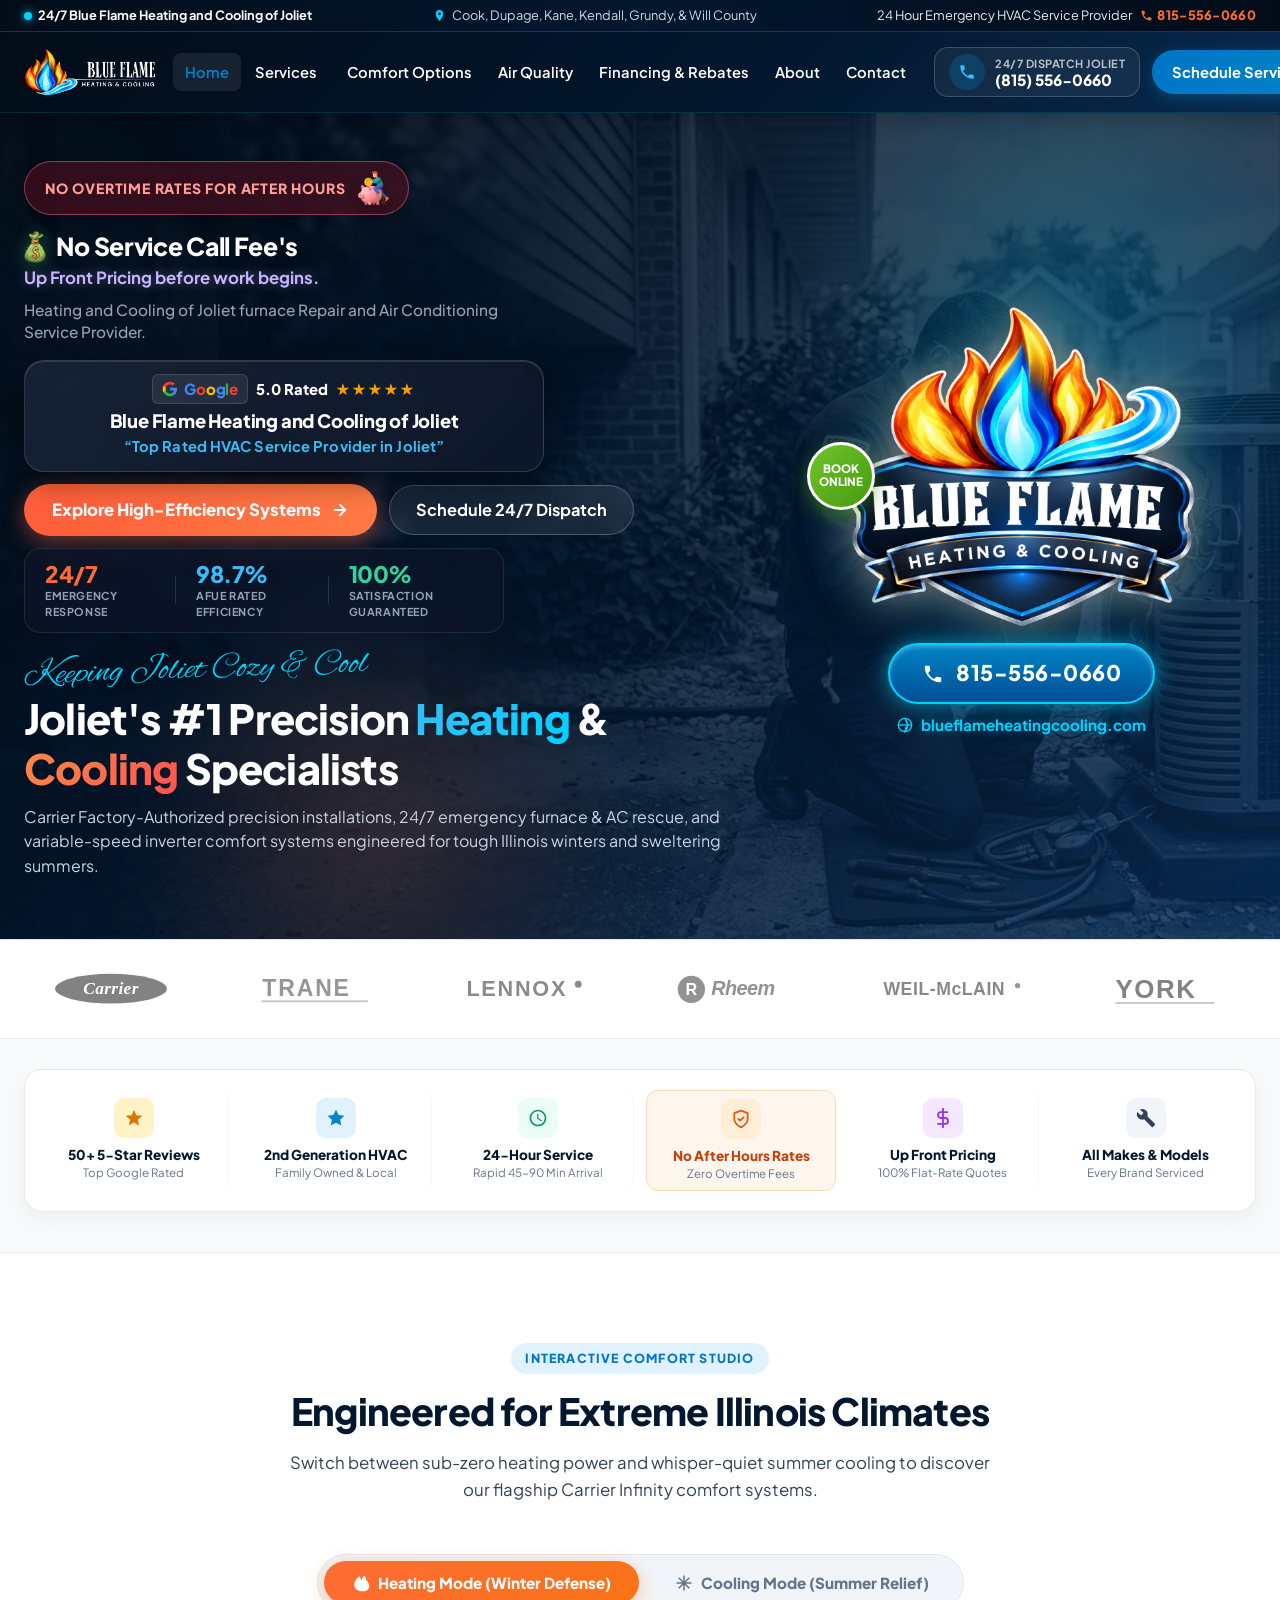
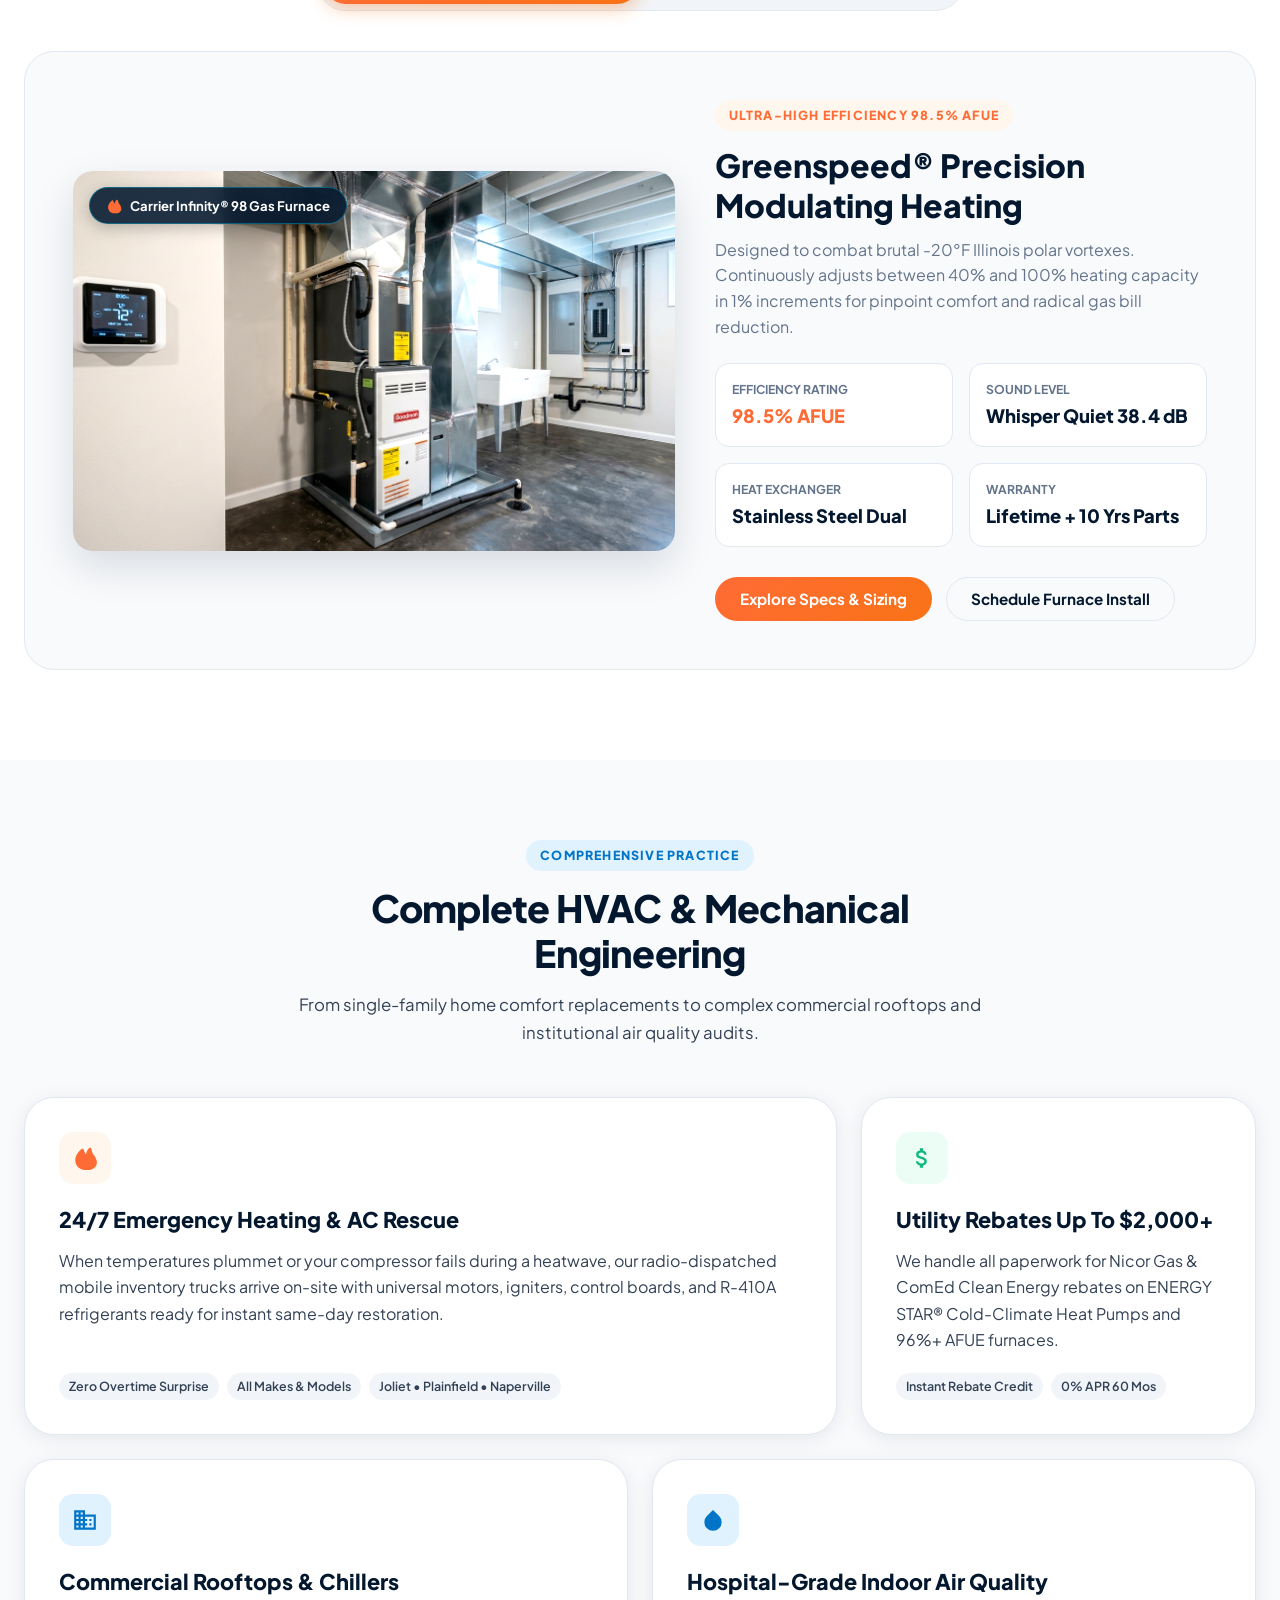
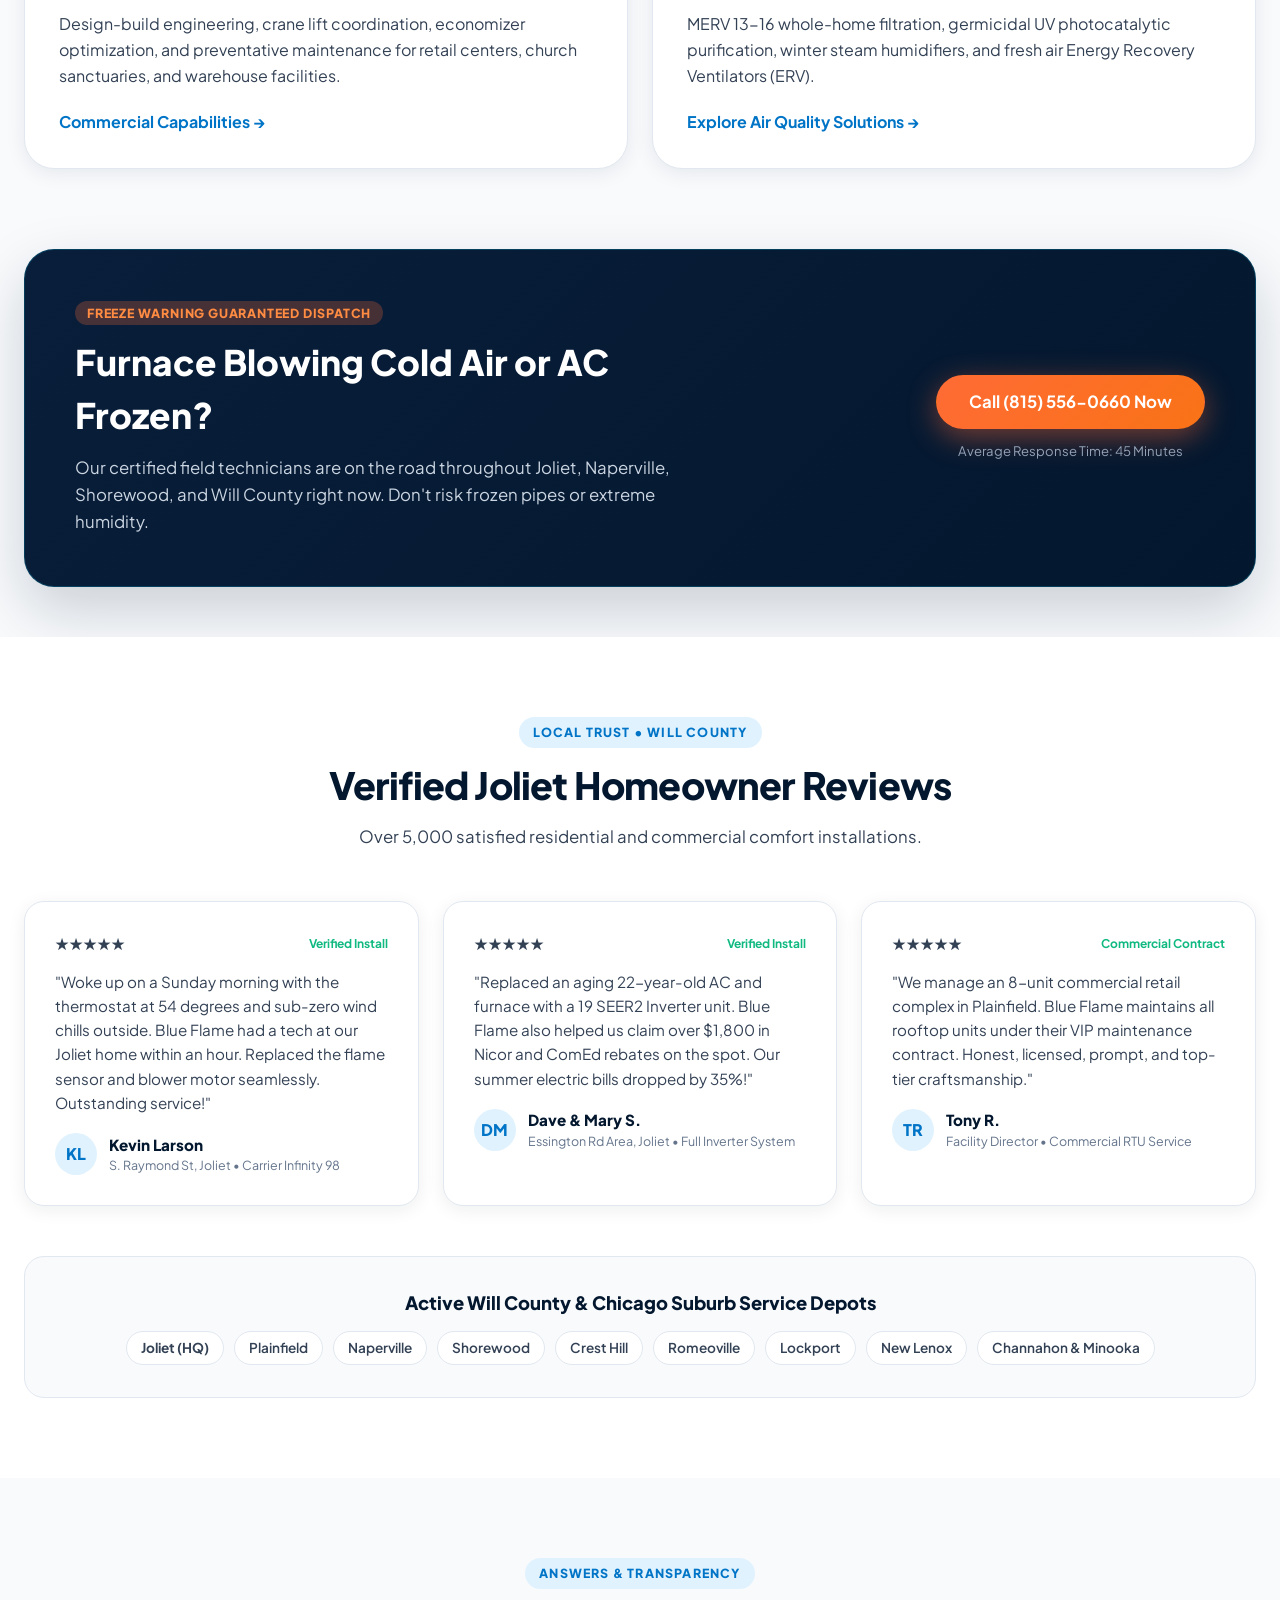
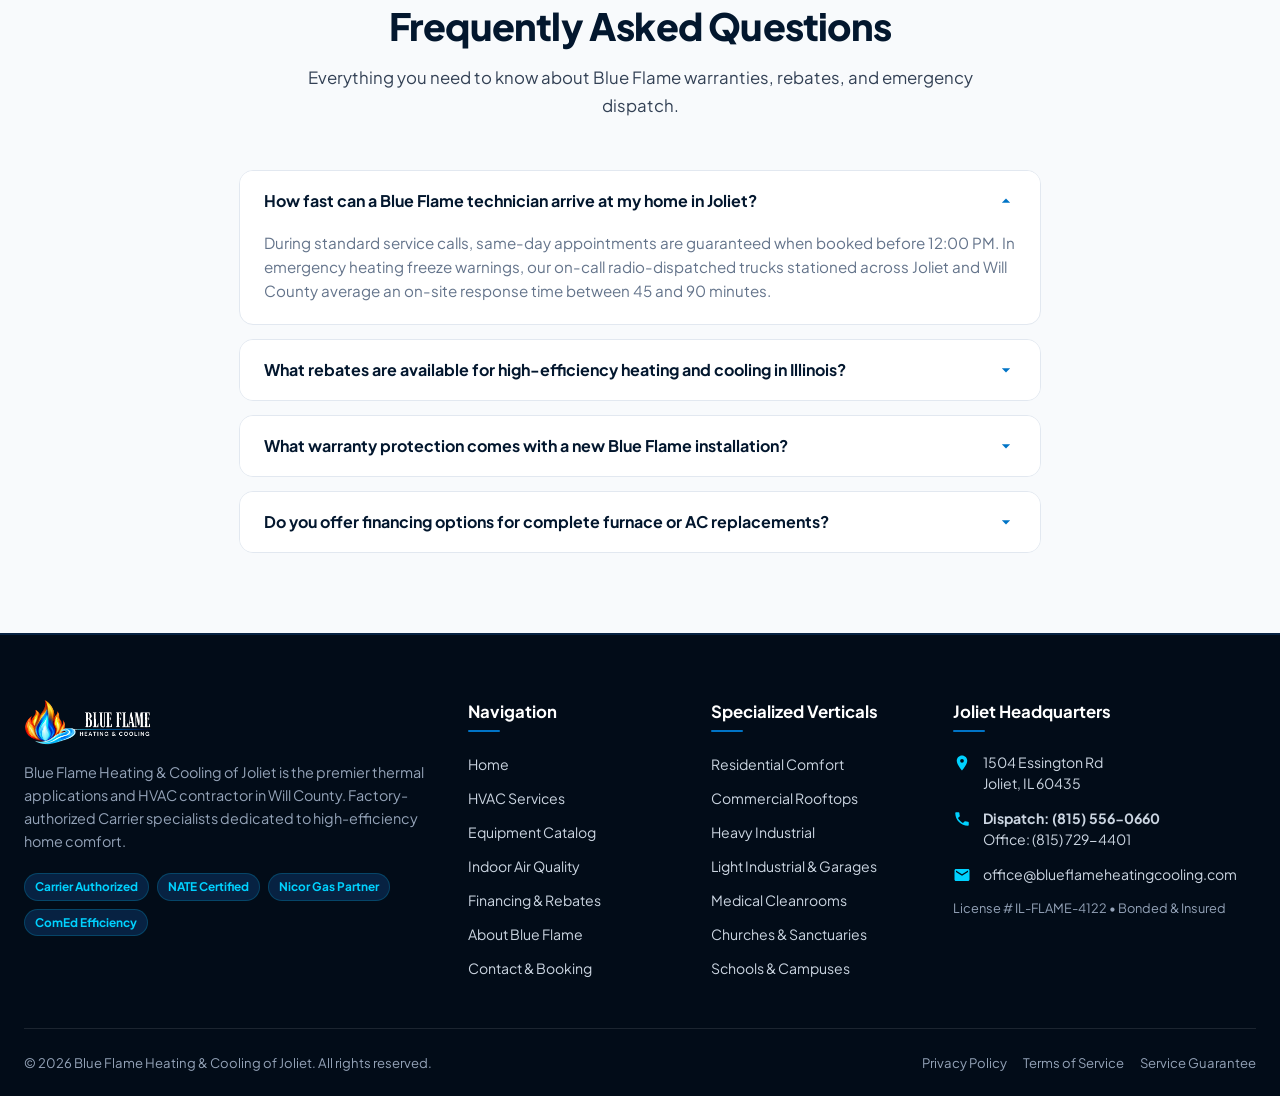
<file: index.html>
<!DOCTYPE html>
<html lang="en">
<head>
  <meta charset="UTF-8">
  <meta name="viewport" content="width=device-width, initial-scale=1.0">
  <title>Blue Flame Heating &amp; Cooling | Joliet 24/7 HVAC Experts</title>
  <meta name="description" content="Blue Flame Heating &amp; Cooling of Joliet delivers 24/7 emergency furnace repair, Carrier high-efficiency installations, AC service, heat pumps and boilers across Joliet, Will County &amp; Greater Chicago.">
  <link rel="shortcut icon" href="images/favicon.svg?v=3.1" type="image/svg+xml">

  <!-- Google Fonts: Plus Jakarta Sans & Script Font -->
  <link rel="preconnect" href="https://fonts.googleapis.com">
  <link rel="preconnect" href="https://fonts.gstatic.com" crossorigin>
  <link href="https://fonts.googleapis.com/css2?family=Plus+Jakarta+Sans:wght@400;500;600;700;800;900&family=Alex+Brush&display=swap" rel="stylesheet">

  <!-- Modular Stylesheets -->
  <link rel="stylesheet" href="css/style.css?v=4.5">
</head>
<body>

    <!-- =========================================================================
       1. TOP EMERGENCY / ANNOUNCEMENT BAR
       ========================================================================= -->
  <div class="bf-top-bar">
    <div class="container bf-top-bar-container">
      <div class="bf-top-item bf-top-brand">
        <span class="bf-top-dot"></span>
        <span>24/7 Blue Flame Heating and Cooling of Joliet</span>
      </div>
      <div class="bf-top-item bf-top-counties">
        <svg class="bf-top-icon" width="13" height="13" viewBox="0 0 24 24" fill="currentColor"><path d="M12 2C8.13 2 5 5.13 5 9c0 5.25 7 13 7 13s7-7.75 7-13c0-3.87-3.13-7-7-7zm0 9.5a2.5 2.5 0 0 1 0-5 2.5 2.5 0 0 1 0 5z"/></svg>
        <span>Cook, Dupage, Kane, Kendall, Grundy, &amp; Will County</span>
      </div>
      <div class="bf-top-item bf-top-emergency">
        <span>24 Hour Emergency HVAC Service Provider</span>
        <a href="tel:8155560660" class="bf-top-phone-link">
          <svg width="13" height="13" viewBox="0 0 24 24" fill="currentColor"><path d="M6.62 10.79c1.44 2.83 3.76 5.14 6.59 6.59l2.2-2.2c.27-.27.67-.36 1.02-.24 1.12.37 2.33.57 3.57.57.55 0 1 .45 1 1V20c0 .55-.45 1-1 1-9.39 0-17-7.61-17-17 0-.55.45-1 1-1h3.5c.55 0 1 .45 1 1 0 1.25.2 2.45.57 3.57.11.35.03.74-.25 1.02l-2.2 2.2z"/></svg>
          815-556-0660
        </a>
      </div>
    </div>
  </div>

  <!-- =========================================================================
       2. HEADER / NAVIGATION
       ========================================================================= -->
  <header class="bf-header">
    <div class="container bf-header-container">
      
      <!-- Brand Logo (High-Res Dynamic Logo for Header Navbar: White on Dark Top, Dark on White Scrolled) -->
      <a href="index.html" class="bf-brand-logo" aria-label="Blue Flame Heating &amp; Cooling Home">
        <img src="images/logos/blueflameheatingcooling-white.png?v=4.3" alt="Blue Flame Heating &amp; Cooling" class="bf-brand-img bf-brand-img-white">
        <img src="images/logos/blueflameheatingcooling.png?v=4.3" alt="Blue Flame Heating &amp; Cooling" class="bf-brand-img bf-brand-img-dark">
      </a>

      <!-- Desktop Nav Menu -->
      <nav class="bf-nav-menu">
        <a href="index.html" class="bf-nav-link active">Home</a>
        
        <div class="bf-nav-item">
          <a href="services.html" class="bf-nav-link ">
            Services
            <svg class="bf-dropdown-icon" viewBox="0 0 24 24" fill="currentColor"><path d="M7 10l5 5 5-5z"/></svg>
          </a>
          <div class="bf-dropdown-menu">
            <a href="services.html" class="bf-dropdown-link">
              <div><strong>All HVAC Services</strong><span class="bf-dropdown-sub">Repair, install &amp; seasonal maintenance</span></div>
            </a>
            <a href="services-residential.html" class="bf-dropdown-link">
              <div><strong>Residential Comfort</strong><span class="bf-dropdown-sub">Single-family homes &amp; smart zoning</span></div>
            </a>
            <a href="services-commercial.html" class="bf-dropdown-link">
              <div><strong>Commercial HVAC</strong><span class="bf-dropdown-sub">Rooftops, offices &amp; retail plazas</span></div>
            </a>
            <a href="services-industrial.html" class="bf-dropdown-link">
              <div><strong>Heavy Industrial</strong><span class="bf-dropdown-sub">Manufacturing plants &amp; ventilation</span></div>
            </a>
            <a href="services-light-industrial.html" class="bf-dropdown-link">
              <div><strong>Light Industrial</strong><span class="bf-dropdown-sub">Truck garages, warehouses &amp; shops</span></div>
            </a>
            <a href="services-medical.html" class="bf-dropdown-link">
              <div><strong>Medical &amp; Healthcare</strong><span class="bf-dropdown-sub">Clean rooms &amp; clinic climate control</span></div>
            </a>
            <a href="services-churches.html" class="bf-dropdown-link">
              <div><strong>Churches &amp; Sanctuaries</strong><span class="bf-dropdown-sub">High-ceiling acoustics &amp; heating</span></div>
            </a>
            <a href="services-educational.html" class="bf-dropdown-link">
              <div><strong>Educational Facilities</strong><span class="bf-dropdown-sub">Schools, campus ventilation &amp; IAQ</span></div>
            </a>
          </div>
        </div>

        <a href="products.html" class="bf-nav-link ">Comfort Options</a>
        <a href="air-quality.html" class="bf-nav-link ">Air Quality</a>
        <a href="financing.html" class="bf-nav-link ">Financing &amp; Rebates</a>
        <a href="about.html" class="bf-nav-link ">About</a>
        <a href="contact.html" class="bf-nav-link ">Contact</a>
      </nav>

      <!-- Header Actions -->
      <div class="bf-header-actions">
        <a href="tel:8155560660" class="bf-header-phone">
          <div class="bf-phone-icon-wrap">
            <svg width="18" height="18" viewBox="0 0 24 24" fill="currentColor"><path d="M6.62 10.79c1.44 2.83 3.76 5.14 6.59 6.59l2.2-2.2c.27-.27.67-.36 1.02-.24 1.12.37 2.33.57 3.57.57.55 0 1 .45 1 1V20c0 .55-.45 1-1 1-9.39 0-17-7.61-17-17 0-.55.45-1 1-1h3.5c.55 0 1 .45 1 1 0 1.25.2 2.45.57 3.57.11.35.03.74-.25 1.02l-2.2 2.2z"/></svg>
          </div>
          <div>
            <div class="bf-phone-label">24/7 Dispatch Joliet</div>
            <div class="bf-phone-num">(815) 556-0660</div>
          </div>
        </a>
        <a href="contact.html" class="bf-btn-schedule">
          <span>Schedule Service</span>
        </a>
        <button class="bf-mobile-toggle" id="bfMobileToggle" aria-label="Toggle Navigation">
          <svg width="26" height="26" viewBox="0 0 24 24" fill="none" stroke="currentColor" stroke-width="2"><line x1="3" y1="12" x2="21" y2="12"></line><line x1="3" y1="6" x2="21" y2="6"></line><line x1="3" y1="18" x2="21" y2="18"></line></svg>
        </button>
      </div>

    </div>
  </header>

  <!-- Mobile Drawer Menu -->
  <div class="bf-mobile-drawer" id="bfMobileDrawer">
    <div class="bf-drawer-content">
      <div class="bf-drawer-header">
        <a href="index.html" class="bf-drawer-brand">
          <img src="images/logos/blueflameheatingcooling.png?v=3.6" alt="Blue Flame Logo" style="height:42px; width:auto;">
        </a>
        <button class="bf-drawer-close" id="bfMobileClose" aria-label="Close menu">&times;</button>
      </div>
      <div class="bf-drawer-nav">
        <a href="index.html" class="bf-drawer-link active">Home</a>
        
        <div class="bf-drawer-accordion ">
          <button type="button" class="bf-drawer-accordion-btn ">
            <span>Services</span>
            <svg class="bf-drawer-accordion-icon" viewBox="0 0 24 24"><path d="M7 10l5 5 5-5z"/></svg>
          </button>
          <div class="bf-drawer-submenu">
            <a href="services.html" class="bf-drawer-sublink ">All Services Overview</a>
            <a href="services-residential.html" class="bf-drawer-sublink ">Residential HVAC</a>
            <a href="services-commercial.html" class="bf-drawer-sublink ">Commercial Rooftops</a>
            <a href="services-industrial.html" class="bf-drawer-sublink ">Heavy Industrial</a>
            <a href="services-light-industrial.html" class="bf-drawer-sublink ">Light Industrial &amp; Garages</a>
            <a href="services-medical.html" class="bf-drawer-sublink ">Medical &amp; Cleanrooms</a>
            <a href="services-churches.html" class="bf-drawer-sublink ">Churches &amp; Sanctuaries</a>
            <a href="services-educational.html" class="bf-drawer-sublink ">Educational Facilities</a>
          </div>
        </div>

        <a href="products.html" class="bf-drawer-link ">Comfort Options</a>
        <a href="air-quality.html" class="bf-drawer-link ">Air Quality</a>
        <a href="financing.html" class="bf-drawer-link ">Financing &amp; Rebates</a>
        <a href="about.html" class="bf-drawer-link ">About Us</a>
        <a href="contact.html" class="bf-drawer-link ">Contact</a>
      </div>
      <div style="margin-top:auto; padding-top:20px; display:flex; flex-direction:column; gap:10px;">
        <a href="tel:8155560660" class="bf-btn bf-btn-flame" style="text-align:center;">Call 24/7: (815) 556-0660</a>
      </div>
    </div>
  </div>

  <section class="bf-hero">
    <img src="images/hero-bg-chicago.jpg" alt="Chicago and Joliet Service Area" class="bf-hero-bg">
    <div class="bf-hero-glow"></div>
    <div class="bf-hero-glow-warm"></div>

    <div class="container">
      <div class="bf-hero-grid-custom">
        
        <!-- Center Hero Stack: Customer's Exact Visual Sequence -->
        <div class="bf-hero-content">
          
          <!-- 1. No Overtime Rates Banner + Piggy Bank (Wine Red Capsule) -->
          <div class="bf-hero-overtime-pill">
            <span class="bf-overtime-text">NO OVERTIME RATES FOR AFTER HOURS</span>
            <div class="bf-piggy-illustration" title="No Overtime Rates - Fair Savings">
              <img src="images/icons/piggy-bank-no-overtime.png?v=4.1" alt="No Overtime Savings - Piggy Bank" class="bf-piggy-img">
            </div>
          </div>

          <!-- 2. No Service Call Fee's + Money Bag -->
          <div class="bf-hero-pricing-guarantee">
            <div class="bf-pricing-title-row">
              <img src="images/icons/money-bag-green.png?v=4.2" alt="Up Front Service Call Fee - Money Bag" class="bf-moneybag-img">
              <h3 class="bf-pricing-title">No Service Call Fee's</h3>
            </div>
            <p class="bf-pricing-subtitle">Up Front Pricing before work begins.</p>
            <p class="bf-pricing-desc">Heating and Cooling of Joliet furnace Repair and Air Conditioning Service Provider.</p>
          </div>

          <!-- 3. Google 5.0 Rating Badge Capsule (The 3rd Banner Box - Premium Dark Glassmorphism) -->
          <div class="bf-hero-google-capsule">
            <div class="bf-gc-row-top">
              <span class="bf-gc-google-badge">
                <svg class="bf-gc-google-icon" viewBox="0 0 24 24" width="16" height="16">
                  <path fill="#4285F4" d="M22.56 12.25c0-.78-.07-1.53-.2-2.25H12v4.26h5.92c-.26 1.37-1.04 2.53-2.21 3.31v2.77h3.57c2.08-1.92 3.28-4.74 3.28-8.09z"/>
                  <path fill="#34A853" d="M12 23c2.97 0 5.46-.98 7.28-2.66l-3.57-2.77c-.98.66-2.23 1.06-3.71 1.06-2.86 0-5.29-1.93-6.16-4.53H2.18v2.84C3.99 20.53 7.7 23 12 23z"/>
                  <path fill="#FBBC05" d="M5.84 14.09c-.22-.66-.35-1.36-.35-2.09s.13-1.43.35-2.09V7.06H2.18C1.43 8.55 1 10.22 1 12s.43 3.45 1.18 4.94l2.85-2.22.81-.63z"/>
                  <path fill="#EA4335" d="M12 5.38c1.62 0 3.06.56 4.21 1.64l3.15-3.15C17.45 2.09 14.97 1 12 1 7.7 1 3.99 3.47 2.18 7.06l3.66 2.84c.87-2.6 3.3-4.52 6.16-4.52z"/>
                </svg>
                <span class="bf-google-wordmark">
                  <span style="color:#4285F4;">G</span><span style="color:#EA4335;">o</span><span style="color:#FBBC05;">o</span><span style="color:#4285F4;">g</span><span style="color:#34A853;">l</span><span style="color:#EA4335;">e</span>
                </span>
              </span>
              <span class="bf-gc-rating-tag">5.0 Rated</span>
              <span class="bf-gc-stars" aria-label="5 out of 5 stars">★★★★★</span>
            </div>
            <div class="bf-gc-brand">Blue Flame Heating and Cooling of Joliet</div>
            <div class="bf-gc-highlight">“Top Rated HVAC Service Provider in Joliet”</div>
          </div>

          <!-- 4. CTA Action Buttons (Customer Visual Flow) -->
          <div class="bf-hero-cta-actions">
            <a href="products.html" class="bf-btn-explore-systems">
              <span>Explore High-Efficiency Systems</span>
              <svg width="18" height="18" viewBox="0 0 24 24" fill="none" stroke="currentColor" stroke-width="2.5" stroke-linecap="round" stroke-linejoin="round"><line x1="5" y1="12" x2="19" y2="12"></line><polyline points="12 5 19 12 12 19"></polyline></svg>
            </a>
            <a href="contact.html" class="bf-btn-schedule-dispatch">
              <span>Schedule 24/7 Dispatch</span>
            </a>
          </div>

          <!-- 5. Hero Trust Metrics Bar (24/7 Response, 98.7% AFUE, 100% Satisfaction) -->
          <div class="bf-hero-stats-row">
            <div class="bf-hero-stat-item">
              <div class="bf-hero-stat-val val-flame">24/7</div>
              <div class="bf-hero-stat-lbl">EMERGENCY RESPONSE</div>
            </div>
            <div class="bf-hero-stat-divider"></div>
            <div class="bf-hero-stat-item">
              <div class="bf-hero-stat-val val-blue">98.7%</div>
              <div class="bf-hero-stat-lbl">AFUE RATED EFFICIENCY</div>
            </div>
            <div class="bf-hero-stat-divider"></div>
            <div class="bf-hero-stat-item">
              <div class="bf-hero-stat-val val-green">100%</div>
              <div class="bf-hero-stat-lbl">SATISFACTION GUARANTEED</div>
            </div>
          </div>

          <!-- 6. Giant 3D Blue Flame Emblem Showcase -->
          <div class="bf-hero-centerpiece-wrap">
            <div class="bf-centerpiece-container">
              <!-- Book Online Floating Seal Badge -->
              <a href="contact.html" class="bf-centerpiece-book-badge" title="Book Service Online Now">
                <span class="bf-book-text-top">Book</span>
                <span class="bf-book-text-bot">Online</span>
              </a>

              <!-- The Authentic 3D Blue Flame Emblem Logo (New 2026 Fire & Ice Shield) -->
              <img src="images/logos/blueflame-hero-emblem-2026.png?v=4.6" alt="Blue Flame Heating &amp; Cooling Logo" class="bf-hero-3d-logo">

              <!-- Direct Hotline Pill Button -->
              <a href="tel:8155560660" class="bf-centerpiece-phone-pill">
                <svg width="22" height="22" viewBox="0 0 24 24" fill="currentColor"><path d="M6.62 10.79c1.44 2.83 3.76 5.14 6.59 6.59l2.2-2.2c.27-.27.67-.36 1.02-.24 1.12.37 2.33.57 3.57.57.55 0 1 .45 1 1V20c0 .55-.45 1-1 1-9.39 0-17-7.61-17-17 0-.55.45-1 1-1h3.5c.55 0 1 .45 1 1 0 1.25.2 2.45.57 3.57.11.35.03.74-.25 1.02l-2.2 2.2z"/></svg>
                <span>815-556-0660</span>
              </a>

              <!-- Domain Link -->
              <a href="index.html" class="bf-centerpiece-domain-link">
                <svg width="16" height="16" viewBox="0 0 24 24" fill="none" stroke="currentColor" stroke-width="2"><circle cx="12" cy="12" r="10"></circle><line x1="2" y1="12" x2="22" y2="12"></line><path d="M12 2a15.3 15.3 0 0 1 4 10 15.3 15.3 0 0 1-4 10 15.3 15.3 0 0 1 4-10z"></path></svg>
                <span>blueflameheatingcooling.com</span>
              </a>
            </div>
          </div>

          <!-- Supporting Heading for SEO / Brand Value -->
          <div class="bf-hero-seo-copy">
            <span class="bf-hero-script-tag">Keeping Joliet Cozy &amp; Cool</span>
            <h1 class="bf-hero-title">
              Joliet's #1 Precision <span class="highlight-blue">Heating</span> &amp; <span class="highlight-flame">Cooling</span> Specialists
            </h1>
            <p class="bf-hero-subtitle">
              Carrier Factory-Authorized precision installations, 24/7 emergency furnace &amp; AC rescue, and variable-speed inverter comfort systems engineered for tough Illinois winters and sweltering summers.
            </p>
          </div>

        </div>

      </div>
    </div>
  </section>

  <!-- =========================================================================
       4. PARTNER BRAND LOGOS BAR
       ========================================================================= -->
  <section class="bf-partner-bar">
    <div class="container">
      <div class="bf-partner-row">
        <div class="bf-partner-item" title="Carrier Factory Authorized Dealer">
          <img src="images/logos/carrier.svg" alt="Carrier">
        </div>
        <div class="bf-partner-item" title="Trane Comfort Specialist">
          <img src="images/logos/trane.svg" alt="Trane">
        </div>
        <div class="bf-partner-item" title="Lennox Premier Dealer">
          <img src="images/logos/lennox.svg" alt="Lennox">
        </div>
        <div class="bf-partner-item" title="Rheem Pro Partner">
          <img src="images/logos/rheem.svg" alt="Rheem">
        </div>
        <div class="bf-partner-item" title="Weil-McLain Boilers">
          <img src="images/logos/weil-mclain.svg" alt="Weil-McLain">
        </div>
        <div class="bf-partner-item" title="York HVAC Systems">
          <img src="images/logos/york.svg" alt="York">
        </div>
      </div>
    </div>
  </section>

  <!-- =========================================================================
       4B. THE BLUE FLAME TRUST RIBBON (Why Joliet Chooses Us)
       ========================================================================= -->
  <section class="bf-trust-ribbon-section">
    <div class="container">
      <div class="bf-trust-ribbon">
        
        <!-- 1. Google Reviews -->
        <div class="bf-ribbon-item">
          <div class="bf-ribbon-icon icon-star">
            <svg width="20" height="20" viewBox="0 0 24 24" fill="currentColor"><path d="M12 17.27L18.18 21l-1.64-7.03L22 9.24l-7.19-.61L12 2 9.19 8.63 2 9.24l5.46 4.73L5.82 21z"/></svg>
          </div>
          <div class="bf-ribbon-content">
            <div class="bf-ribbon-title">50+ 5-Star Reviews</div>
            <div class="bf-ribbon-sub">Top Google Rated</div>
          </div>
        </div>

        <!-- 2. 2nd Generation -->
        <div class="bf-ribbon-item">
          <div class="bf-ribbon-icon icon-heritage">
            <svg width="20" height="20" viewBox="0 0 24 24" fill="currentColor"><path d="M12 2l3.09 6.26L22 9.27l-5 4.87 1.18 6.88L12 17.77l-6.18 3.25L7 14.14 2 9.27l6.91-1.01L12 2z"/></svg>
          </div>
          <div class="bf-ribbon-content">
            <div class="bf-ribbon-title">2nd Generation HVAC</div>
            <div class="bf-ribbon-sub">Family Owned &amp; Local</div>
          </div>
        </div>

        <!-- 3. 24 Hour Service -->
        <div class="bf-ribbon-item">
          <div class="bf-ribbon-icon icon-clock">
            <svg width="20" height="20" viewBox="0 0 24 24" fill="currentColor"><path d="M11.99 2C6.47 2 2 6.48 2 12s4.47 10 9.99 10C17.52 22 22 17.52 22 12S17.52 2 11.99 2zM12 20c-4.42 0-8-3.58-8-8s3.58-8 8-8 8 3.58 8 8-3.58 8-8 8zm.5-13H11v6l5.25 3.15.75-1.23-4.5-2.67z"/></svg>
          </div>
          <div class="bf-ribbon-content">
            <div class="bf-ribbon-title">24-Hour Service</div>
            <div class="bf-ribbon-sub">Rapid 45-90 Min Arrival</div>
          </div>
        </div>

        <!-- 4. No After Hours Rates -->
        <div class="bf-ribbon-item highlight">
          <div class="bf-ribbon-icon icon-shield">
            <svg width="20" height="20" viewBox="0 0 24 24" fill="none" stroke="currentColor" stroke-width="2.2" stroke-linecap="round" stroke-linejoin="round"><path d="M12 22s8-4 8-10V5l-8-3-8 3v7c0 6 8 10 8 10z"/><polyline points="9 12 11 14 15 10"/></svg>
          </div>
          <div class="bf-ribbon-content">
            <div class="bf-ribbon-title" style="color:#c2410c;">No After Hours Rates</div>
            <div class="bf-ribbon-sub">Zero Overtime Fees</div>
          </div>
        </div>

        <!-- 5. Up Front Pricing -->
        <div class="bf-ribbon-item">
          <div class="bf-ribbon-icon icon-price">
            <svg width="20" height="20" viewBox="0 0 24 24" fill="none" stroke="currentColor" stroke-width="2.2" stroke-linecap="round" stroke-linejoin="round"><line x1="12" y1="1" x2="12" y2="23"/><path d="M17 5H9.5a3.5 3.5 0 0 0 0 7h5a3.5 3.5 0 0 1 0 7H6"/></svg>
          </div>
          <div class="bf-ribbon-content">
            <div class="bf-ribbon-title">Up Front Pricing</div>
            <div class="bf-ribbon-sub">100% Flat-Rate Quotes</div>
          </div>
        </div>

        <!-- 6. All Makes & Models -->
        <div class="bf-ribbon-item">
          <div class="bf-ribbon-icon icon-tools">
            <svg width="20" height="20" viewBox="0 0 24 24" fill="currentColor"><path d="M22.7 19l-9.1-9.1c.9-2.3.4-5-1.5-6.9-2-2-5-2.4-7.4-1.3L9 6 6 9 1.6 4.7C.4 7.1.9 10.1 2.9 12.1c1.9 1.9 4.6 2.4 6.9 1.5l9.1 9.1c.4.4 1 .4 1.4 0l2.3-2.3c.5-.4.5-1.1.1-1.4z"/></svg>
          </div>
          <div class="bf-ribbon-content">
            <div class="bf-ribbon-title">All Makes &amp; Models</div>
            <div class="bf-ribbon-sub">Every Brand Serviced</div>
          </div>
        </div>

      </div>
    </div>
  </section>

  <!-- =========================================================================
       5. INTERACTIVE CLIMATE SWITCHER (Heating vs Cooling Mode)
       ========================================================================= -->
  <section class="bf-climate-section">
    <div class="container">
      
      <div class="bf-section-header">
        <span class="bf-eyebrow">Interactive Comfort Studio</span>
        <h2 class="bf-section-title">Engineered for Extreme Illinois Climates</h2>
        <p class="bf-section-desc">
          Switch between sub-zero heating power and whisper-quiet summer cooling to discover our flagship Carrier Infinity comfort systems.
        </p>
      </div>

      <!-- Mode Switcher Buttons -->
      <div class="bf-climate-toggle-container">
        <div class="bf-climate-toggle-box">
          <button class="bf-climate-btn btn-heating active" id="btnModeHeating">
            <svg width="18" height="18" viewBox="0 0 24 24" fill="currentColor"><path d="M12 23c-4.97 0-9-4.03-9-9 0-4.12 2.76-7.86 5.86-10.37.78-.63 1.93-.15 2.06.85.22 1.69 1.08 3.19 2.08 4.26.17-2.19 1.13-4.22 2.72-5.74.83-.8 2.2-.28 2.3.87.28 3.09 1.76 5.13 2.98 6.42C22.04 12.43 23 14.15 23 16c0 3.86-3.14 7-7 7z"/></svg>
            <span class="bf-climate-btn-text-desktop">Heating Mode (Winter Defense)</span>
            <span class="bf-climate-btn-text-mobile">Winter Heating</span>
          </button>
          <button class="bf-climate-btn btn-cooling" id="btnModeCooling">
            <svg width="18" height="18" viewBox="0 0 24 24" fill="none" stroke="currentColor" stroke-width="2"><path d="M12 2v20M2 12h20M4.93 4.93l14.14 14.14M4.93 19.07L19.07 4.93"/></svg>
            <span class="bf-climate-btn-text-desktop">Cooling Mode (Summer Relief)</span>
            <span class="bf-climate-btn-text-mobile">Summer Cooling</span>
          </button>
        </div>
      </div>

      <!-- Panel 1: Heating Mode -->
      <div class="bf-climate-panel active" id="panelHeating">
        <div class="bf-climate-grid">
          <div class="bf-climate-media">
            <img src="images/furnace-ac.jpg" alt="Carrier Infinity 98 Gas Furnace" class="bf-climate-img">
            <div class="bf-climate-badge-overlay">
              <svg width="16" height="16" viewBox="0 0 24 24" fill="#ff6b35"><path d="M12 23c-4.97 0-9-4.03-9-9 0-4.12 2.76-7.86 5.86-10.37.78-.63 1.93-.15 2.06.85.22 1.69 1.08 3.19 2.08 4.26.17-2.19 1.13-4.22 2.72-5.74.83-.8 2.2-.28 2.3.87.28 3.09 1.76 5.13 2.98 6.42C22.04 12.43 23 14.15 23 16c0 3.86-3.14 7-7 7z"/></svg>
              Carrier Infinity&reg; 98 Gas Furnace
            </div>
          </div>
          <div>
            <span class="bf-eyebrow bf-eyebrow-flame">Ultra-High Efficiency 98.5% AFUE</span>
            <h3 class="bf-climate-title">
              Greenspeed&reg; Precision Modulating Heating
            </h3>
            <p class="bf-climate-desc">
              Designed to combat brutal -20&deg;F Illinois polar vortexes. Continuously adjusts between 40% and 100% heating capacity in 1% increments for pinpoint comfort and radical gas bill reduction.
            </p>
            <div class="bf-climate-specs-list">
              <div class="bf-spec-box">
                <div class="bf-spec-box-label">Efficiency Rating</div>
                <div class="bf-spec-box-val" style="color:#ff6b35;">98.5% AFUE</div>
              </div>
              <div class="bf-spec-box">
                <div class="bf-spec-box-label">Sound Level</div>
                <div class="bf-spec-box-val">Whisper Quiet 38.4 dB</div>
              </div>
              <div class="bf-spec-box">
                <div class="bf-spec-box-label">Heat Exchanger</div>
                <div class="bf-spec-box-val">Stainless Steel Dual</div>
              </div>
              <div class="bf-spec-box">
                <div class="bf-spec-box-label">Warranty</div>
                <div class="bf-spec-box-val">Lifetime + 10 Yrs Parts</div>
              </div>
            </div>
            <div class="bf-climate-actions">
              <a href="product-detail.html?id=carrier-infinity-98" class="bf-btn bf-btn-flame">Explore Specs &amp; Sizing</a>
              <a href="contact.html" class="bf-btn bf-btn-outline">Schedule Furnace Install</a>
            </div>
          </div>
        </div>
      </div>

      <!-- Panel 2: Cooling Mode -->
      <div class="bf-climate-panel" id="panelCooling">
        <div class="bf-climate-grid">
          <div class="bf-climate-media">
            <img src="images/hvac-hero.jpg" alt="Carrier Infinity 19VS Inverter Air Conditioner" class="bf-climate-img">
            <div class="bf-climate-badge-overlay">
              <svg width="16" height="16" viewBox="0 0 24 24" fill="#00d2ff"><path d="M12 2v20M2 12h20M4.93 4.93l14.14 14.14M4.93 19.07L19.07 4.93"/></svg>
              Carrier Infinity&reg; 19VS Inverter AC
            </div>
          </div>
          <div>
            <span class="bf-eyebrow">Variable-Speed Inverter 19 SEER2</span>
            <h3 class="bf-climate-title">
              Smart 5-Stage Inverter Dehumidification
            </h3>
            <p class="bf-climate-desc">
              Crushes humid Will County summers. Rotary variable compressor drops to 25% capacity for uninterrupted, low-speed dehumidification, eliminating hot/cold drafts across two-story Joliet homes.
            </p>
            <div class="bf-climate-specs-list">
              <div class="bf-spec-box">
                <div class="bf-spec-box-label">Cooling Efficiency</div>
                <div class="bf-spec-box-val" style="color:var(--bf-blue);">19.0 SEER2 / 12.5 EER2</div>
              </div>
              <div class="bf-spec-box">
                <div class="bf-spec-box-label">Outdoor Sound</div>
                <div class="bf-spec-box-val">As low as 56 dBA</div>
              </div>
              <div class="bf-spec-box">
                <div class="bf-spec-box-label">Speed Stages</div>
                <div class="bf-spec-box-val">5 Variable Inverter Stages</div>
              </div>
              <div class="bf-spec-box">
                <div class="bf-spec-box-label">Warranty</div>
                <div class="bf-spec-box-val">10-Year Compressor &amp; Parts</div>
              </div>
            </div>
            <div class="bf-climate-actions">
              <a href="product-detail.html?id=carrier-infinity-19vs" class="bf-btn bf-btn-primary">Explore Inverter Specs</a>
              <a href="contact.html" class="bf-btn bf-btn-outline">Book AC Consultation</a>
            </div>
          </div>
        </div>
      </div>

    </div>
  </section>

  <!-- =========================================================================
       6. BENTO GRID ARCHITECTURE (Complete HVAC Solutions)
       ========================================================================= -->
  <section class="bf-section" style="background:var(--bf-bg-page);">
    <div class="container">
      
      <div class="bf-section-header">
        <span class="bf-eyebrow">Comprehensive Practice</span>
        <h2 class="bf-section-title">Complete HVAC &amp; Mechanical Engineering</h2>
        <p class="bf-section-desc">
          From single-family home comfort replacements to complex commercial rooftops and institutional air quality audits.
        </p>
      </div>

      <div class="bf-bento-grid">
        
        <!-- Bento Card 1: Emergency Service (Span 8) -->
        <div class="bf-bento-card bf-bento-col-8">
          <div class="bf-bento-icon-wrap flame">
            <svg width="26" height="26" viewBox="0 0 24 24" fill="currentColor"><path d="M12 23c-4.97 0-9-4.03-9-9 0-4.12 2.76-7.86 5.86-10.37.78-.63 1.93-.15 2.06.85.22 1.69 1.08 3.19 2.08 4.26.17-2.19 1.13-4.22 2.72-5.74.83-.8 2.2-.28 2.3.87.28 3.09 1.76 5.13 2.98 6.42C22.04 12.43 23 14.15 23 16c0 3.86-3.14 7-7 7z"/></svg>
          </div>
          <h3 class="bf-bento-title">24/7 Emergency Heating &amp; AC Rescue</h3>
          <p class="bf-bento-desc">
            When temperatures plummet or your compressor fails during a heatwave, our radio-dispatched mobile inventory trucks arrive on-site with universal motors, igniters, control boards, and R-410A refrigerants ready for instant same-day restoration.
          </p>
          <div class="bf-bento-tags">
            <span class="bf-bento-tag">Zero Overtime Surprise</span>
            <span class="bf-bento-tag">All Makes &amp; Models</span>
            <span class="bf-bento-tag">Joliet &bull; Plainfield &bull; Naperville</span>
          </div>
        </div>

        <!-- Bento Card 2: Nicor & ComEd Rebates (Span 4) -->
        <div class="bf-bento-card bf-bento-col-4">
          <div class="bf-bento-icon-wrap green">
            <svg width="26" height="26" viewBox="0 0 24 24" fill="currentColor"><path d="M11.8 10.9c-2.27-.59-3-1.2-3-2.15 0-1.09 1.01-1.85 2.7-1.85 1.78 0 2.44.85 2.5 2.1h2.21c-.07-1.72-1.12-3.3-3.21-3.81V3h-3v2.16c-1.94.42-3.5 1.68-3.5 3.61 0 2.31 1.91 3.46 4.7 4.13 2.5.6 3 1.48 3 2.41 0 .69-.49 1.79-2.7 1.79-2.06 0-2.87-.92-2.98-2.1h-2.2c.12 2.19 1.76 3.42 3.68 3.83V21h3v-2.15c1.95-.37 3.5-1.5 3.5-3.55 0-2.84-2.43-3.81-4.7-4.4z"/></svg>
          </div>
          <h3 class="bf-bento-title">Utility Rebates Up To $2,000+</h3>
          <p class="bf-bento-desc">
            We handle all paperwork for Nicor Gas &amp; ComEd Clean Energy rebates on ENERGY STAR&reg; Cold-Climate Heat Pumps and 96%+ AFUE furnaces.
          </p>
          <div class="bf-bento-tags">
            <span class="bf-bento-tag">Instant Rebate Credit</span>
            <span class="bf-bento-tag">0% APR 60 Mos</span>
          </div>
        </div>

        <!-- Bento Card 3: Commercial & Industrial RTUs (Span 6) -->
        <div class="bf-bento-card bf-bento-col-6">
          <div class="bf-bento-icon-wrap">
            <svg width="26" height="26" viewBox="0 0 24 24" fill="currentColor"><path d="M12 7V3H2v18h20V7H12zM6 19H4v-2h2v2zm0-4H4v-2h2v2zm0-4H4V9h2v2zm0-4H4V5h2v2zm4 12H8v-2h2v2zm0-4H8v-2h2v2zm0-4H8V9h2v2zm0-4H8V5h2v2zm10 12h-8v-2h2v-2h-2v-2h2v-2h-2V9h8v10zm-2-8h-2v2h2v-2zm0 4h-2v2h2v-2z"/></svg>
          </div>
          <h3 class="bf-bento-title">Commercial Rooftops &amp; Chillers</h3>
          <p class="bf-bento-desc">
            Design-build engineering, crane lift coordination, economizer optimization, and preventative maintenance for retail centers, church sanctuaries, and warehouse facilities.
          </p>
          <a href="services-commercial.html" style="color:var(--bf-blue); font-weight:700; display:inline-flex; align-items:center; gap:6px;">
            Commercial Capabilities &rarr;
          </a>
        </div>

        <!-- Bento Card 4: Indoor Air Quality & UV Filtration (Span 6) -->
        <div class="bf-bento-card bf-bento-col-6">
          <div class="bf-bento-icon-wrap">
            <svg width="26" height="26" viewBox="0 0 24 24" fill="currentColor"><path d="M12 2.69l5.66 5.66a8 8 0 1 1-11.31 0L12 2.69z"/></svg>
          </div>
          <h3 class="bf-bento-title">Hospital-Grade Indoor Air Quality</h3>
          <p class="bf-bento-desc">
            MERV 13-16 whole-home filtration, germicidal UV photocatalytic purification, winter steam humidifiers, and fresh air Energy Recovery Ventilators (ERV).
          </p>
          <a href="air-quality.html" style="color:var(--bf-blue); font-weight:700; display:inline-flex; align-items:center; gap:6px;">
            Explore Air Quality Solutions &rarr;
          </a>
        </div>

      </div>

    </div>
  </section>

  <!-- =========================================================================
       7. EMERGENCY CALLOUT BANNER
       ========================================================================= -->
  <section class="bf-section-sm" style="padding-top:0;">
    <div class="container">
      <div class="bf-emergency-banner">
        <div class="bf-emergency-content">
          <span style="background:rgba(255,107,53,0.25); color:#ff8c42; padding:4px 12px; border-radius:999px; font-weight:800; font-size:0.78rem; text-transform:uppercase; letter-spacing:0.8px;">
            Freeze Warning Guaranteed Dispatch
          </span>
          <h3 class="bf-emergency-title" style="margin-top:12px;">
            Furnace Blowing Cold Air or AC Frozen?
          </h3>
          <p class="bf-emergency-desc">
            Our certified field technicians are on the road throughout Joliet, Naperville, Shorewood, and Will County right now. Don't risk frozen pipes or extreme humidity.
          </p>
        </div>
        <div style="display:flex; flex-direction:column; gap:12px; align-items:center;">
          <a href="tel:8155560660" class="bf-btn bf-btn-flame bf-btn-lg" style="box-shadow:0 8px 30px rgba(255,107,53,0.45);">
            Call (815) 556-0660 Now
          </a>
          <span style="font-size:0.82rem; color:#94a3b8;">Average Response Time: 45 Minutes</span>
        </div>
      </div>
    </div>
  </section>

  <!-- =========================================================================
       8. TESTIMONIALS & SERVICE AREAS
       ========================================================================= -->
  <section class="bf-section" style="background:#ffffff;">
    <div class="container">
      
      <div class="bf-section-header">
        <span class="bf-eyebrow">Local Trust &bull; Will County</span>
        <h2 class="bf-section-title">Verified Joliet Homeowner Reviews</h2>
        <p class="bf-section-desc">Over 5,000 satisfied residential and commercial comfort installations.</p>
      </div>

      <div style="display:grid; grid-template-columns:repeat(auto-fit, minmax(min(100%, 280px), 1fr)); gap:24px; margin-bottom:50px;">
        
        <!-- Review 1 -->
        <div class="bf-card bf-card-hover">
          <div style="display:flex; justify-content:space-between; align-items:center; margin-bottom:14px;">
            <div class="bf-stars">
              &#9733;&#9733;&#9733;&#9733;&#9733;
            </div>
            <span style="font-size:0.75rem; color:var(--bf-green); font-weight:700;">Verified Install</span>
          </div>
          <p style="color:var(--bf-text-body); font-size:0.95rem; line-height:1.6; margin-bottom:18px;">
            "Woke up on a Sunday morning with the thermostat at 54 degrees and sub-zero wind chills outside. Blue Flame had a tech at our Joliet home within an hour. Replaced the flame sensor and blower motor seamlessly. Outstanding service!"
          </p>
          <div style="display:flex; align-items:center; gap:12px;">
            <div style="width:42px; height:42px; border-radius:50%; background:var(--bf-blue-soft); color:var(--bf-blue); display:flex; align-items:center; justify-content:center; font-weight:800;">
              KL
            </div>
            <div>
              <div style="font-weight:800; color:var(--bf-navy); font-size:0.95rem;">Kevin Larson</div>
              <div style="font-size:0.78rem; color:var(--bf-text-muted);">S. Raymond St, Joliet &bull; Carrier Infinity 98</div>
            </div>
          </div>
        </div>

        <!-- Review 2 -->
        <div class="bf-card bf-card-hover">
          <div style="display:flex; justify-content:space-between; align-items:center; margin-bottom:14px;">
            <div class="bf-stars">
              &#9733;&#9733;&#9733;&#9733;&#9733;
            </div>
            <span style="font-size:0.75rem; color:var(--bf-green); font-weight:700;">Verified Install</span>
          </div>
          <p style="color:var(--bf-text-body); font-size:0.95rem; line-height:1.6; margin-bottom:18px;">
            "Replaced an aging 22-year-old AC and furnace with a 19 SEER2 Inverter unit. Blue Flame also helped us claim over $1,800 in Nicor and ComEd rebates on the spot. Our summer electric bills dropped by 35%!"
          </p>
          <div style="display:flex; align-items:center; gap:12px;">
            <div style="width:42px; height:42px; border-radius:50%; background:var(--bf-blue-soft); color:var(--bf-blue); display:flex; align-items:center; justify-content:center; font-weight:800;">
              DM
            </div>
            <div>
              <div style="font-weight:800; color:var(--bf-navy); font-size:0.95rem;">Dave &amp; Mary S.</div>
              <div style="font-size:0.78rem; color:var(--bf-text-muted);">Essington Rd Area, Joliet &bull; Full Inverter System</div>
            </div>
          </div>
        </div>

        <!-- Review 3 -->
        <div class="bf-card bf-card-hover">
          <div style="display:flex; justify-content:space-between; align-items:center; margin-bottom:14px;">
            <div class="bf-stars">
              &#9733;&#9733;&#9733;&#9733;&#9733;
            </div>
            <span style="font-size:0.75rem; color:var(--bf-green); font-weight:700;">Commercial Contract</span>
          </div>
          <p style="color:var(--bf-text-body); font-size:0.95rem; line-height:1.6; margin-bottom:18px;">
            "We manage an 8-unit commercial retail complex in Plainfield. Blue Flame maintains all rooftop units under their VIP maintenance contract. Honest, licensed, prompt, and top-tier craftsmanship."
          </p>
          <div style="display:flex; align-items:center; gap:12px;">
            <div style="width:42px; height:42px; border-radius:50%; background:var(--bf-blue-soft); color:var(--bf-blue); display:flex; align-items:center; justify-content:center; font-weight:800;">
              TR
            </div>
            <div>
              <div style="font-weight:800; color:var(--bf-navy); font-size:0.95rem;">Tony R.</div>
              <div style="font-size:0.78rem; color:var(--bf-text-muted);">Facility Director &bull; Commercial RTU Service</div>
            </div>
          </div>
        </div>

      </div>

      <!-- Service Areas Badges -->
      <div style="background:var(--bf-bg-page); border-radius:var(--bf-radius-lg); padding:32px; border:1px solid var(--bf-border); text-align:center;">
        <h4 style="font-size:1.15rem; font-weight:800; color:var(--bf-navy); margin-bottom:14px;">
          Active Will County &amp; Chicago Suburb Service Depots
        </h4>
        <div style="display:flex; flex-wrap:wrap; justify-content:center; gap:10px;">
          <span class="bf-bento-tag" style="background:#fff; border:1px solid var(--bf-border); font-size:0.85rem; padding:6px 14px;"><strong>Joliet (HQ)</strong></span>
          <span class="bf-bento-tag" style="background:#fff; border:1px solid var(--bf-border); font-size:0.85rem; padding:6px 14px;">Plainfield</span>
          <span class="bf-bento-tag" style="background:#fff; border:1px solid var(--bf-border); font-size:0.85rem; padding:6px 14px;">Naperville</span>
          <span class="bf-bento-tag" style="background:#fff; border:1px solid var(--bf-border); font-size:0.85rem; padding:6px 14px;">Shorewood</span>
          <span class="bf-bento-tag" style="background:#fff; border:1px solid var(--bf-border); font-size:0.85rem; padding:6px 14px;">Crest Hill</span>
          <span class="bf-bento-tag" style="background:#fff; border:1px solid var(--bf-border); font-size:0.85rem; padding:6px 14px;">Romeoville</span>
          <span class="bf-bento-tag" style="background:#fff; border:1px solid var(--bf-border); font-size:0.85rem; padding:6px 14px;">Lockport</span>
          <span class="bf-bento-tag" style="background:#fff; border:1px solid var(--bf-border); font-size:0.85rem; padding:6px 14px;">New Lenox</span>
          <span class="bf-bento-tag" style="background:#fff; border:1px solid var(--bf-border); font-size:0.85rem; padding:6px 14px;">Channahon &amp; Minooka</span>
        </div>
      </div>

    </div>
  </section>

  <!-- =========================================================================
       9. FREQUENTLY ASKED QUESTIONS
       ========================================================================= -->
  <section class="bf-section" style="background:var(--bf-bg-page);">
    <div class="container" style="max-width:850px;">
      
      <div class="bf-section-header">
        <span class="bf-eyebrow">Answers &amp; Transparency</span>
        <h2 class="bf-section-title">Frequently Asked Questions</h2>
        <p class="bf-section-desc">Everything you need to know about Blue Flame warranties, rebates, and emergency dispatch.</p>
      </div>

      <div class="bf-accordion">
        
        <div class="bf-accordion-item active">
          <div class="bf-accordion-header">
            <span>How fast can a Blue Flame technician arrive at my home in Joliet?</span>
            <svg class="bf-accordion-icon" viewBox="0 0 24 24" fill="currentColor"><path d="M7 10l5 5 5-5z"/></svg>
          </div>
          <div class="bf-accordion-body">
            During standard service calls, same-day appointments are guaranteed when booked before 12:00 PM. In emergency heating freeze warnings, our on-call radio-dispatched trucks stationed across Joliet and Will County average an on-site response time between 45 and 90 minutes.
          </div>
        </div>

        <div class="bf-accordion-item">
          <div class="bf-accordion-header">
            <span>What rebates are available for high-efficiency heating and cooling in Illinois?</span>
            <svg class="bf-accordion-icon" viewBox="0 0 24 24" fill="currentColor"><path d="M7 10l5 5 5-5z"/></svg>
          </div>
          <div class="bf-accordion-body">
            As a registered Nicor Gas and ComEd Energy Efficiency Partner, Blue Flame qualifies homeowners for qualifying utility and manufacturer rebates. We deduct eligible rebates directly from your invoice so you don't wait months for checks.
          </div>
        </div>

        <div class="bf-accordion-item">
          <div class="bf-accordion-header">
            <span>What warranty protection comes with a new Blue Flame installation?</span>
            <svg class="bf-accordion-icon" viewBox="0 0 24 24" fill="currentColor"><path d="M7 10l5 5 5-5z"/></svg>
          </div>
          <div class="bf-accordion-body">
            All qualifying Carrier Factory-Authorized installations include a 10-Year Limited Parts Warranty, Lifetime Heat Exchanger Warranty (on premier furnaces), and Blue Flame's exclusive 1-Year 100% Labor Guarantee with complimentary first-year seasonal maintenance tune-up.
          </div>
        </div>

        <div class="bf-accordion-item">
          <div class="bf-accordion-header">
            <span>Do you offer financing options for complete furnace or AC replacements?</span>
            <svg class="bf-accordion-icon" viewBox="0 0 24 24" fill="currentColor"><path d="M7 10l5 5 5-5z"/></svg>
          </div>
          <div class="bf-accordion-body">
            Yes! We provide flexible 0% APR financing for up to 60 months with approved credit, as well as low-monthly payment plans with no prepayment penalties. Approval takes less than 5 minutes online or on-site with your technician.
          </div>
        </div>

      </div>

    </div>
  </section>



  <!-- =========================================================================
       11. RICH FOOTER ARCHITECTURE
       ========================================================================= -->
    <button type="button" class="back-to-top" id="backToTopBtn" aria-label="Back to Top">
    <svg viewBox="0 0 24 24" width="20" height="20" fill="none" stroke="currentColor" stroke-width="2"><path d="M18 15l-6-6-6 6"/></svg>
  </button>

  <!-- =========================================================================
       RICH FOOTER ARCHITECTURE
       ========================================================================= -->
  <footer class="bf-footer">
    <div class="container">
      <div class="bf-footer-grid">
        
        <!-- Col 1: Brand & Heritage -->
        <div>
          <div class="bf-footer-brand-logo">
            <img src="images/logos/blueflameheatingcooling-white.png?v=3.1" alt="Blue Flame" height="32">
            <span style="font-size:1.05rem; font-weight:800; color:#fff;">BLUE FLAME</span>
          </div>
          <p class="bf-footer-desc">
            Blue Flame Heating &amp; Cooling of Joliet is the premier thermal applications and HVAC contractor in Will County. Factory-authorized Carrier specialists dedicated to high-efficiency home comfort.
          </p>
          <div class="bf-footer-badge-list">
            <span class="bf-footer-badge">Carrier Authorized</span>
            <span class="bf-footer-badge">NATE Certified</span>
            <span class="bf-footer-badge">Nicor Gas Partner</span>
            <span class="bf-footer-badge">ComEd Efficiency</span>
          </div>
        </div>

        <!-- Col 2: Quick Links -->
        <div>
          <h4 class="bf-footer-title">Navigation</h4>
          <ul class="bf-footer-links">
            <li><a href="index.html">Home</a></li>
            <li><a href="services.html">HVAC Services</a></li>
            <li><a href="products.html">Equipment Catalog</a></li>
            <li><a href="air-quality.html">Indoor Air Quality</a></li>
            <li><a href="financing.html">Financing &amp; Rebates</a></li>
            <li><a href="about.html">About Blue Flame</a></li>
            <li><a href="contact.html">Contact &amp; Booking</a></li>
          </ul>
        </div>

        <!-- Col 3: Services -->
        <div>
          <h4 class="bf-footer-title">Specialized Verticals</h4>
          <ul class="bf-footer-links">
            <li><a href="services-residential.html">Residential Comfort</a></li>
            <li><a href="services-commercial.html">Commercial Rooftops</a></li>
            <li><a href="services-industrial.html">Heavy Industrial</a></li>
            <li><a href="services-light-industrial.html">Light Industrial &amp; Garages</a></li>
            <li><a href="services-medical.html">Medical Cleanrooms</a></li>
            <li><a href="services-churches.html">Churches &amp; Sanctuaries</a></li>
            <li><a href="services-educational.html">Schools &amp; Campuses</a></li>
          </ul>
        </div>

        <!-- Col 4: Contact & Office -->
        <div>
          <h4 class="bf-footer-title">Joliet Headquarters</h4>
          <div class="bf-footer-contact-item">
            <svg width="18" height="18" viewBox="0 0 24 24" fill="currentColor"><path d="M12 2C8.13 2 5 5.13 5 9c0 5.25 7 13 7 13s7-7.75 7-13c0-3.87-3.13-7-7-7zm0 9.5a2.5 2.5 0 0 1 0-5 2.5 2.5 0 0 1 0 5z"/></svg>
            <div>
              1504 Essington Rd<br>
              Joliet, IL 60435
            </div>
          </div>
          <div class="bf-footer-contact-item">
            <svg width="18" height="18" viewBox="0 0 24 24" fill="currentColor"><path d="M6.62 10.79c1.44 2.83 3.76 5.14 6.59 6.59l2.2-2.2c.27-.27.67-.36 1.02-.24 1.12.37 2.33.57 3.57.57.55 0 1 .45 1 1V20c0 .55-.45 1-1 1-9.39 0-17-7.61-17-17 0-.55.45-1 1-1h3.5c.55 0 1 .45 1 1 0 1.25.2 2.45.57 3.57.11.35.03.74-.25 1.02l-2.2 2.2z"/></svg>
            <div>
              <strong>Dispatch: (815) 556-0660</strong><br>
              Office: (815) 729-4401
            </div>
          </div>
          <div class="bf-footer-contact-item">
            <svg width="18" height="18" viewBox="0 0 24 24" fill="currentColor"><path d="M20 4H4c-1.1 0-1.99.9-1.99 2L2 18c0 1.1.9 2 2 2h16c1.1 0 2-.9 2-2V6c0-1.1-.9-2-2-2zm0 4l-8 5-8-5V6l8 5 8-5v2z"/></svg>
            <div>office@blueflameheatingcooling.com</div>
          </div>
          <div style="margin-top:12px; font-size:0.8rem; color:#94a3b8;">
            License # IL-FLAME-4122 &bull; Bonded &amp; Insured
          </div>
        </div>

      </div>

      <div class="bf-footer-bottom">
        <div class="container" style="padding:0;">
          <div>&copy; 2026 Blue Flame Heating &amp; Cooling of Joliet. All rights reserved.</div>
          <div style="display:flex; gap:16px;">
            <a href="about.html">Privacy Policy</a>
            <a href="about.html">Terms of Service</a>
            <a href="contact.html">Service Guarantee</a>
          </div>
        </div>
      </div>
    </div>
  </footer>

  <!-- =========================================================================
       MOBILE STICKY BOTTOM ACTION BAR (Thumb Zone Emergency Dispatch)
       ========================================================================= -->
  <aside class="bf-mobile-bottom-bar" aria-label="Mobile Emergency Actions">
    <div class="bf-mobile-bottom-inner">
      <div class="bf-mobile-bottom-emergency-label">
        <span class="bf-pulse-dot" style="background:#ef4444;"></span>
        <span class="bf-emergency-txt">EMERGENCY RESPONSE</span>
      </div>
      <a href="tel:8155560660" class="bf-mobile-call-btn">
        <svg viewBox="0 0 24 24" fill="currentColor"><path d="M6.62 10.79c1.44 2.83 3.76 5.14 6.59 6.59l2.2-2.2c.27-.27.67-.36 1.02-.24 1.12.37 2.33.57 3.57.57.55 0 1 .45 1 1V20c0 .55-.45 1-1 1-9.39 0-17-7.61-17-17 0-.55.45-1 1-1h3.5c.55 0 1 .45 1 1 0 1.25.2 2.45.57 3.57.11.35.03.74-.25 1.02l-2.2 2.2z"/></svg>
        <span class="bf-mobile-btn-text">
          <span class="bf-mobile-btn-sub">24/7 URGENT DISPATCH</span>
          <span class="bf-mobile-btn-main">(815) 556-0660</span>
        </span>
      </a>
    </div>
  </aside>

  <!-- Scripts -->
  <script src="js/icons.js?v=3.1"></script>
  <script src="js/climate-switcher.js?v=3.1"></script>
  <script src="js/main.js?v=4.3"></script>
</body>
</html>
</file>
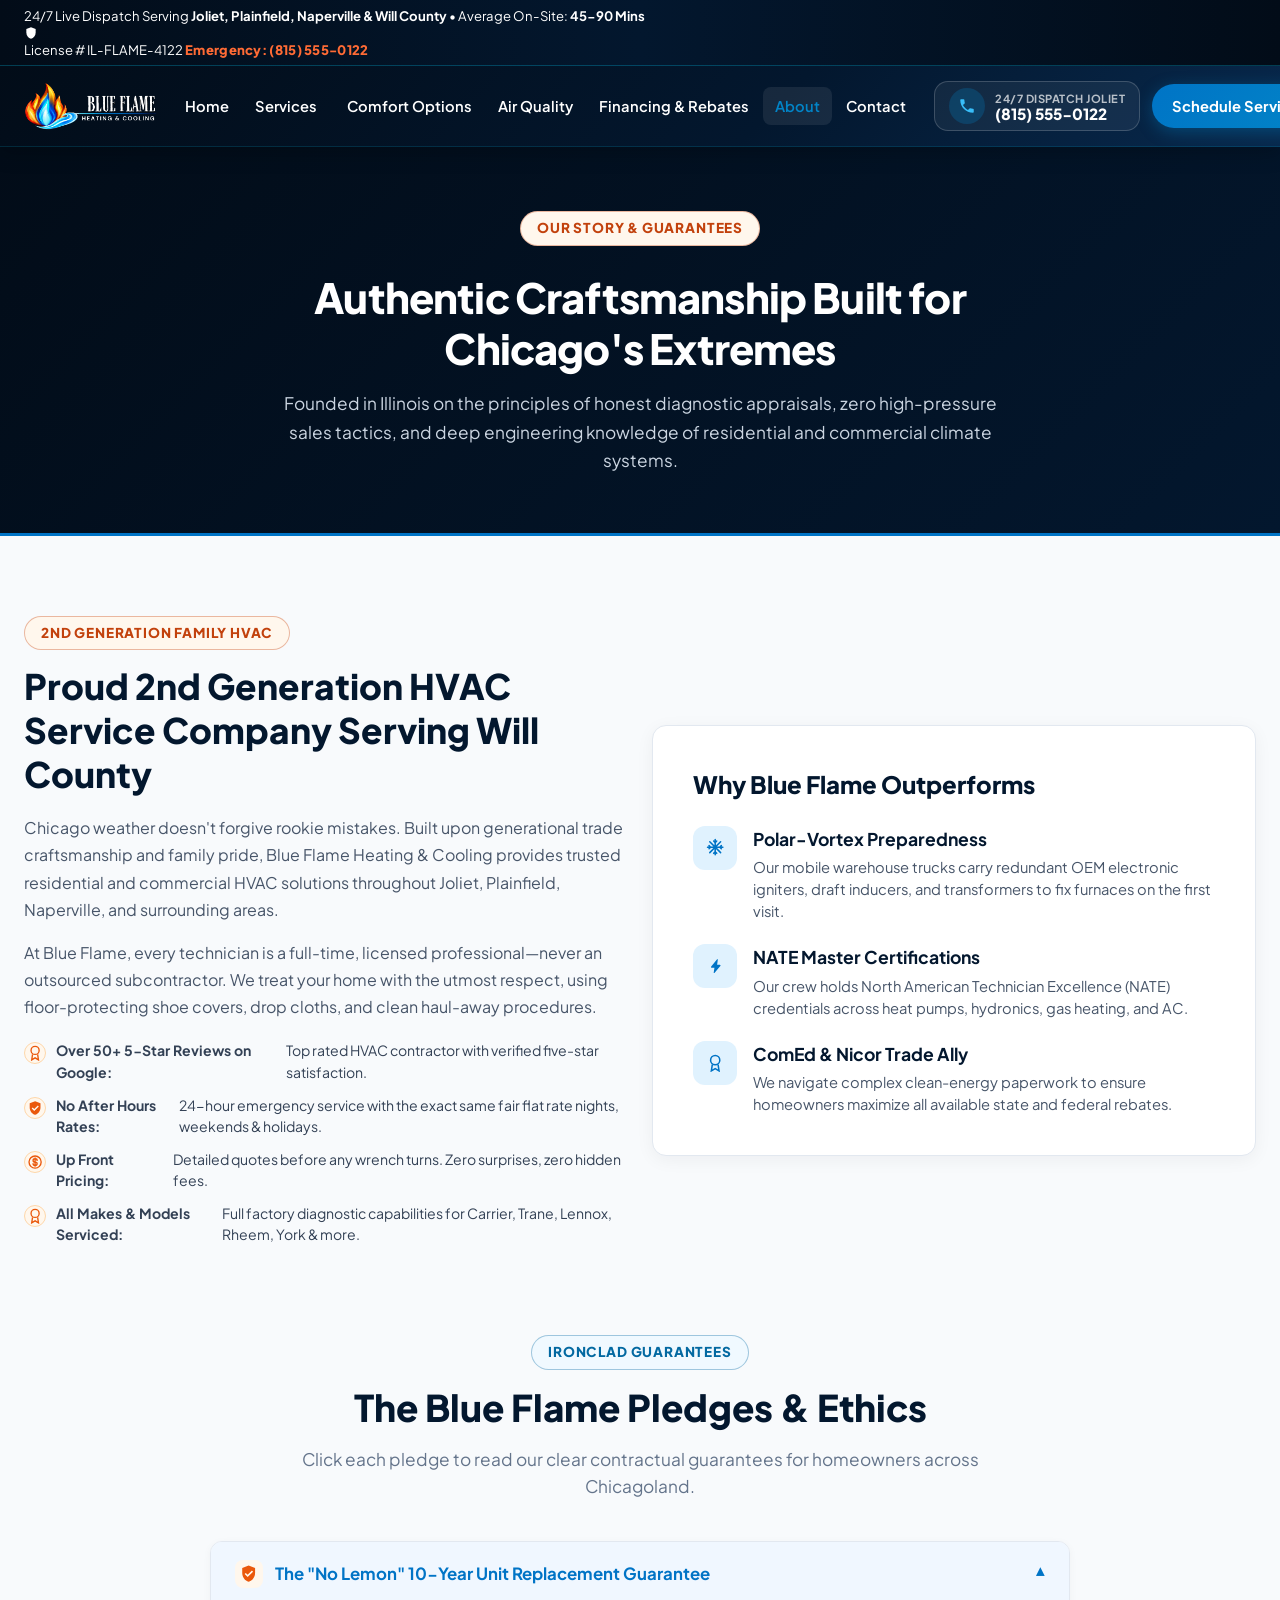
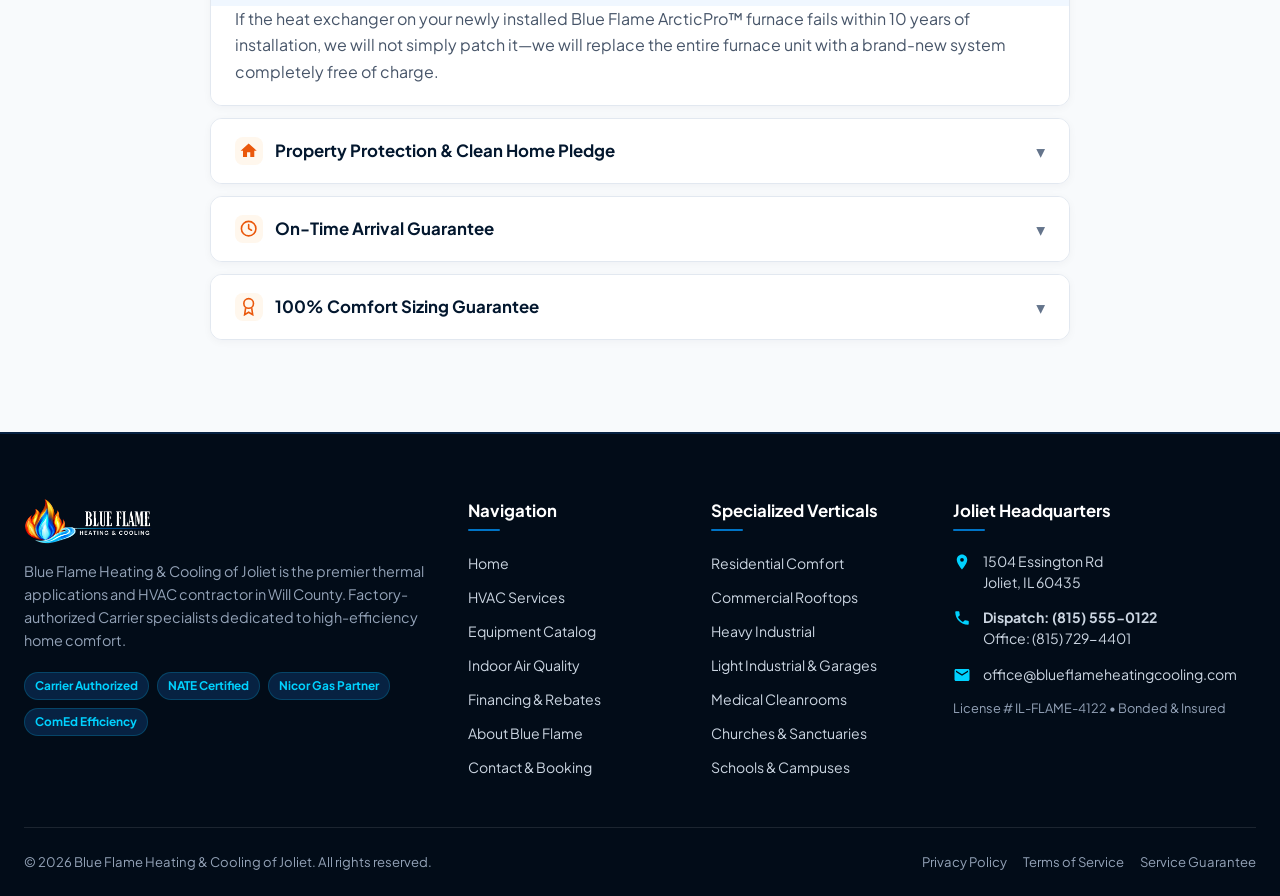
<file: about.html>
<!DOCTYPE html>
<html lang="en">
<head>
  <meta charset="UTF-8">
  <meta name="viewport" content="width=device-width, initial-scale=1.0">
  <title>About Us | Blue Flame Heating &amp; Cooling of Joliet</title>
  <meta name="description" content="Learn about Blue Flame Heating &amp; Cooling of Joliet: NATE-certified master technicians, transparent flat-rate pricing, and decades of reliable service in Joliet and Greater Chicago.">
  <link rel="shortcut icon" href="images/favicon.svg?v=3.1" type="image/svg+xml">

  <!-- Google Fonts: Plus Jakarta Sans & Script Font -->
  <link rel="preconnect" href="https://fonts.googleapis.com">
  <link rel="preconnect" href="https://fonts.gstatic.com" crossorigin>
  <link href="https://fonts.googleapis.com/css2?family=Plus+Jakarta+Sans:wght@400;500;600;700;800;900&family=Alex+Brush&display=swap" rel="stylesheet">

  <!-- Modular Stylesheets -->
  <link rel="stylesheet" href="css/style.css?v=3.5">
</head>
<body>
    <!-- =========================================================================
       1. TOP EMERGENCY / ANNOUNCEMENT BAR
       ========================================================================= -->
  <div class="bf-top-bar">
    <div class="container">
      <div class="bf-top-bar-left">
        <span class="bf-top-badge">
          <span class="bf-pulse-dot"></span>
          24/7 Live Dispatch
        </span>
        <span class="bf-top-bar-text">
          Serving <strong>Joliet, Plainfield, Naperville &amp; Will County</strong> &bull; Average On-Site: <strong>45-90 Mins</strong>
        </span>
      </div>
      <div class="bf-top-bar-right">
        <span class="bf-top-link">
          <svg width="14" height="14" viewBox="0 0 24 24" fill="currentColor"><path d="M12 2L4 5v6.09c0 5.05 3.41 9.76 8 10.91 4.59-1.15 8-5.86 8-10.91V5l-8-3z"/></svg>
          License # IL-FLAME-4122
        </span>
        <a href="tel:8155550122" class="bf-top-phone-link">Emergency: (815) 555-0122</a>
      </div>
    </div>
  </div>

  <!-- =========================================================================
       2. HEADER / NAVIGATION
       ========================================================================= -->
  <header class="bf-header">
    <div class="container bf-header-container">
      
      <!-- Brand Logo -->
      <a href="index.html" class="bf-brand-logo" aria-label="Blue Flame Heating &amp; Cooling Home">
        <img src="images/logos/blueflameheatingcooling.png?v=3.1" alt="Blue Flame Heating &amp; Cooling of Joliet" class="bf-brand-img">
        <div class="bf-brand-text">
          <span class="bf-brand-name">BLUE <span>FLAME</span></span>
          <span class="bf-brand-tagline">Heating &amp; Cooling &bull; Joliet</span>
        </div>
      </a>

      <!-- Desktop Nav Menu -->
      <nav class="bf-nav-menu">
        <a href="index.html" class="bf-nav-link ">Home</a>
        
        <div class="bf-nav-item">
          <a href="services.html" class="bf-nav-link ">
            Services
            <svg class="bf-dropdown-icon" viewBox="0 0 24 24" fill="currentColor"><path d="M7 10l5 5 5-5z"/></svg>
          </a>
          <div class="bf-dropdown-menu">
            <a href="services.html" class="bf-dropdown-link">
              <div><strong>All HVAC Services</strong><span class="bf-dropdown-sub">Repair, install &amp; seasonal maintenance</span></div>
            </a>
            <a href="services-residential.html" class="bf-dropdown-link">
              <div><strong>Residential Comfort</strong><span class="bf-dropdown-sub">Single-family homes &amp; smart zoning</span></div>
            </a>
            <a href="services-commercial.html" class="bf-dropdown-link">
              <div><strong>Commercial HVAC</strong><span class="bf-dropdown-sub">Rooftops, offices &amp; retail plazas</span></div>
            </a>
            <a href="services-industrial.html" class="bf-dropdown-link">
              <div><strong>Heavy Industrial</strong><span class="bf-dropdown-sub">Manufacturing plants &amp; ventilation</span></div>
            </a>
            <a href="services-light-industrial.html" class="bf-dropdown-link">
              <div><strong>Light Industrial</strong><span class="bf-dropdown-sub">Truck garages, warehouses &amp; shops</span></div>
            </a>
            <a href="services-medical.html" class="bf-dropdown-link">
              <div><strong>Medical &amp; Healthcare</strong><span class="bf-dropdown-sub">Clean rooms &amp; clinic climate control</span></div>
            </a>
            <a href="services-churches.html" class="bf-dropdown-link">
              <div><strong>Churches &amp; Sanctuaries</strong><span class="bf-dropdown-sub">High-ceiling acoustics &amp; heating</span></div>
            </a>
            <a href="services-educational.html" class="bf-dropdown-link">
              <div><strong>Educational Facilities</strong><span class="bf-dropdown-sub">Schools, campus ventilation &amp; IAQ</span></div>
            </a>
          </div>
        </div>

        <a href="products.html" class="bf-nav-link ">Comfort Options</a>
        <a href="air-quality.html" class="bf-nav-link ">Air Quality</a>
        <a href="financing.html" class="bf-nav-link ">Financing &amp; Rebates</a>
        <a href="about.html" class="bf-nav-link active">About</a>
        <a href="contact.html" class="bf-nav-link ">Contact</a>
      </nav>

      <!-- Header Actions -->
      <div class="bf-header-actions">
        <a href="tel:8155550122" class="bf-header-phone">
          <div class="bf-phone-icon-wrap">
            <svg width="18" height="18" viewBox="0 0 24 24" fill="currentColor"><path d="M6.62 10.79c1.44 2.83 3.76 5.14 6.59 6.59l2.2-2.2c.27-.27.67-.36 1.02-.24 1.12.37 2.33.57 3.57.57.55 0 1 .45 1 1V20c0 .55-.45 1-1 1-9.39 0-17-7.61-17-17 0-.55.45-1 1-1h3.5c.55 0 1 .45 1 1 0 1.25.2 2.45.57 3.57.11.35.03.74-.25 1.02l-2.2 2.2z"/></svg>
          </div>
          <div>
            <div class="bf-phone-label">24/7 Dispatch Joliet</div>
            <div class="bf-phone-num">(815) 555-0122</div>
          </div>
        </a>
        <a href="contact.html" class="bf-btn-schedule">
          <span>Schedule Service</span>
        </a>
        <button class="bf-mobile-toggle" id="bfMobileToggle" aria-label="Toggle Navigation">
          <svg width="26" height="26" viewBox="0 0 24 24" fill="none" stroke="currentColor" stroke-width="2"><line x1="3" y1="12" x2="21" y2="12"></line><line x1="3" y1="6" x2="21" y2="6"></line><line x1="3" y1="18" x2="21" y2="18"></line></svg>
        </button>
      </div>

    </div>
  </header>

  <!-- Mobile Drawer Menu -->
  <div class="bf-mobile-drawer" id="bfMobileDrawer">
    <div class="bf-drawer-content">
      <div class="bf-drawer-header">
        <a href="index.html" class="bf-drawer-brand">
          <img src="images/logos/blueflameheatingcooling.png?v=3.1" alt="Blue Flame Logo">
          <div class="bf-brand-text">
            <span class="bf-brand-name">BLUE <span>FLAME</span></span>
            <span class="bf-brand-tagline">Heating &amp; Cooling</span>
          </div>
        </a>
        <button class="bf-drawer-close" id="bfMobileClose" aria-label="Close menu">&times;</button>
      </div>
      <div class="bf-drawer-nav">
        <a href="index.html" class="bf-drawer-link ">Home</a>
        
        <div class="bf-drawer-accordion ">
          <button type="button" class="bf-drawer-accordion-btn ">
            <span>Services</span>
            <svg class="bf-drawer-accordion-icon" viewBox="0 0 24 24"><path d="M7 10l5 5 5-5z"/></svg>
          </button>
          <div class="bf-drawer-submenu">
            <a href="services.html" class="bf-drawer-sublink ">All Services Overview</a>
            <a href="services-residential.html" class="bf-drawer-sublink ">Residential HVAC</a>
            <a href="services-commercial.html" class="bf-drawer-sublink ">Commercial Rooftops</a>
            <a href="services-industrial.html" class="bf-drawer-sublink ">Heavy Industrial</a>
            <a href="services-light-industrial.html" class="bf-drawer-sublink ">Light Industrial &amp; Garages</a>
            <a href="services-medical.html" class="bf-drawer-sublink ">Medical &amp; Cleanrooms</a>
            <a href="services-churches.html" class="bf-drawer-sublink ">Churches &amp; Sanctuaries</a>
            <a href="services-educational.html" class="bf-drawer-sublink ">Educational Facilities</a>
          </div>
        </div>

        <a href="products.html" class="bf-drawer-link ">Comfort Options</a>
        <a href="air-quality.html" class="bf-drawer-link ">Air Quality</a>
        <a href="financing.html" class="bf-drawer-link ">Financing &amp; Rebates</a>
        <a href="about.html" class="bf-drawer-link active">About Us</a>
        <a href="contact.html" class="bf-drawer-link ">Contact</a>
      </div>
      <div style="margin-top:auto; padding-top:20px; display:flex; flex-direction:column; gap:10px;">
        <a href="tel:8155550122" class="bf-btn bf-btn-flame" style="text-align:center;">Call 24/7: (815) 555-0122</a>
      </div>
    </div>
  </div>

  <section class="page-hero">
    <div class="container page-hero-inner">
      <div class="badge-pill badge-salmon">Our Story &amp; Guarantees</div>
      <h1>Authentic Craftsmanship Built for Chicago's Extremes</h1>
      <p>
        Founded in Illinois on the principles of honest diagnostic appraisals, zero high-pressure sales tactics, and deep engineering knowledge of residential and commercial climate systems.
      </p>
    </div>
  </section>

  <main class="section section-navy">
    <div class="container">
      <div class="grid-2" style="align-items:center; margin-bottom:70px;">
        <div>
          <div class="badge-pill badge-salmon">2nd Generation Family HVAC</div>
          <h2 style="font-size:2.2rem; color:#03172e; font-weight:800; line-height:1.25; margin-bottom:18px;">
            Proud 2nd Generation HVAC Service Company Serving Will County
          </h2>
          <p style="color:#475569; line-height:1.7; margin-bottom:16px;">
            Chicago weather doesn't forgive rookie mistakes. Built upon generational trade craftsmanship and family pride, Blue Flame Heating &amp; Cooling provides trusted residential and commercial HVAC solutions throughout Joliet, Plainfield, Naperville, and surrounding areas.
          </p>
          <p style="color:#475569; line-height:1.7; margin-bottom:20px;">
            At Blue Flame, every technician is a full-time, licensed professional&mdash;never an outsourced subcontractor. We treat your home with the utmost respect, using floor-protecting shoe covers, drop cloths, and clean haul-away procedures.
          </p>
          <ul class="bullet-list bullet-salmon">
            <li class="bullet-item"><span class="bullet-icon"><svg class="svg-icon"><use href="#icon-award"></use></svg></span> <strong>Over 50+ 5-Star Reviews on Google:</strong> Top rated HVAC contractor with verified five-star satisfaction.</li>
            <li class="bullet-item"><span class="bullet-icon"><svg class="svg-icon"><use href="#icon-shield"></use></svg></span> <strong>No After Hours Rates:</strong> 24-hour emergency service with the exact same fair flat rate nights, weekends &amp; holidays.</li>
            <li class="bullet-item"><span class="bullet-icon"><svg class="svg-icon"><use href="#icon-dollar"></use></svg></span> <strong>Up Front Pricing:</strong> Detailed quotes before any wrench turns. Zero surprises, zero hidden fees.</li>
            <li class="bullet-item"><span class="bullet-icon"><svg class="svg-icon"><use href="#icon-award"></use></svg></span> <strong>All Makes &amp; Models Serviced:</strong> Full factory diagnostic capabilities for Carrier, Trane, Lennox, Rheem, York &amp; more.</li>
          </ul>
        </div>

        <div class="card" style="padding:40px; background:#fff; border:1px solid #e2e8f0; border-radius:16px; box-shadow:0 4px 20px rgba(3,23,46,0.06);">
          <h3 style="font-size:1.5rem; color:#03172e; font-weight:800; margin-bottom:24px;">Why Blue Flame Outperforms</h3>
          <div style="display:flex; flex-direction:column; gap:22px;">
            <div style="display:flex; gap:16px; align-items:flex-start;">
              <div class="trust-item-icon" style="color:#ff6b35; background:#fff7ed; width:44px; height:44px; border-radius:12px; display:flex; align-items:center; justify-content:center; flex-shrink:0;">
                <svg class="svg-icon"><use href="#icon-snowflake"></use></svg>
              </div>
              <div>
                <h4 style="color:#03172e; font-size:1.1rem; font-weight:700; margin-bottom:4px;">Polar-Vortex Preparedness</h4>
                <p style="color:#64748b; font-size:0.92rem; line-height:1.5;">Our mobile warehouse trucks carry redundant OEM electronic igniters, draft inducers, and transformers to fix furnaces on the first visit.</p>
              </div>
            </div>

            <div style="display:flex; gap:16px; align-items:flex-start;">
              <div class="trust-item-icon" style="color:#0074c6; background:#e0f2fe; width:44px; height:44px; border-radius:12px; display:flex; align-items:center; justify-content:center; flex-shrink:0;">
                <svg class="svg-icon"><use href="#icon-bolt"></use></svg>
              </div>
              <div>
                <h4 style="color:#03172e; font-size:1.1rem; font-weight:700; margin-bottom:4px;">NATE Master Certifications</h4>
                <p style="color:#64748b; font-size:0.92rem; line-height:1.5;">Our crew holds North American Technician Excellence (NATE) credentials across heat pumps, hydronics, gas heating, and AC.</p>
              </div>
            </div>

            <div style="display:flex; gap:16px; align-items:flex-start;">
              <div class="trust-item-icon" style="color:#0074c6; background:#e0f2fe; width:44px; height:44px; border-radius:12px; display:flex; align-items:center; justify-content:center; flex-shrink:0;">
                <svg class="svg-icon"><use href="#icon-award"></use></svg>
              </div>
              <div>
                <h4 style="color:#03172e; font-size:1.1rem; font-weight:700; margin-bottom:4px;">ComEd &amp; Nicor Trade Ally</h4>
                <p style="color:#64748b; font-size:0.92rem; line-height:1.5;">We navigate complex clean-energy paperwork to ensure homeowners maximize all available state and federal rebates.</p>
              </div>
            </div>
          </div>
        </div>
      </div>

      <div style="margin-top:60px;">
        <div class="section-header">
          <div class="badge-pill badge-blue">Ironclad Guarantees</div>
          <h2 class="section-title">The Blue Flame Pledges &amp; Ethics</h2>
          <p class="section-subtitle">
            Click each pledge to read our clear contractual guarantees for homeowners across Chicagoland.
          </p>
        </div>

        <div class="accordion-wrapper" style="max-width:860px; margin:0 auto;" data-single-open="true">
          <div class="accordion-item active">
            <button class="accordion-header">
              <div class="accordion-header-title">
                <span class="icon-tag"><svg class="svg-icon"><use href="#icon-shield"></use></svg></span>
                <span>The "No Lemon" 10-Year Unit Replacement Guarantee</span>
              </div>
              <span class="accordion-icon">&#9662;</span>
            </button>
            <div class="accordion-content">
              <div class="accordion-inner">
                If the heat exchanger on your newly installed Blue Flame ArcticPro&trade; furnace fails within 10 years of installation, we will not simply patch it&mdash;we will replace the entire furnace unit with a brand-new system completely free of charge.
              </div>
            </div>
          </div>

          <div class="accordion-item">
            <button class="accordion-header">
              <div class="accordion-header-title">
                <span class="icon-tag"><svg class="svg-icon"><use href="#icon-home"></use></svg></span>
                <span>Property Protection &amp; Clean Home Pledge</span>
              </div>
              <span class="accordion-icon">&#9662;</span>
            </button>
            <div class="accordion-content">
              <div class="accordion-inner">
                Our technicians always wear protective shoe booties before stepping onto your hardwood or carpeting. Heavy drop cloths protect work corridors from the front door to the basement or attic. When our work is done, your home will be as clean as when we arrived.
              </div>
            </div>
          </div>

          <div class="accordion-item">
            <button class="accordion-header">
              <div class="accordion-header-title">
                <span class="icon-tag"><svg class="svg-icon"><use href="#icon-clock"></use></svg></span>
                <span>On-Time Arrival Guarantee</span>
              </div>
              <span class="accordion-icon">&#9662;</span>
            </button>
            <div class="accordion-content">
              <div class="accordion-inner">
                Your time is valuable. We provide precise 2-hour appointment arrival windows with real-time text updates when our technician is en route. If our truck arrives outside that window without prior notice, we credit $50 directly towards your service invoice.
              </div>
            </div>
          </div>

          <div class="accordion-item">
            <button class="accordion-header">
              <div class="accordion-header-title">
                <span class="icon-tag"><svg class="svg-icon"><use href="#icon-award"></use></svg></span>
                <span>100% Comfort Sizing Guarantee</span>
              </div>
              <span class="accordion-icon">&#9662;</span>
            </button>
            <div class="accordion-content">
              <div class="accordion-inner">
                Every replacement system we install is mathematically sized to maintain 72&deg;F inside your home on a -10&deg;F Chicago winter night, and 72&deg;F on a 95&deg;F humid summer afternoon. If the system fails to maintain designed temperatures, we will modify or replace it at zero cost.
              </div>
            </div>
          </div>
        </div>
      </div>

    </div>
  </main>

    <button type="button" class="back-to-top" id="backToTopBtn" aria-label="Back to Top">
    <svg viewBox="0 0 24 24" width="20" height="20" fill="none" stroke="currentColor" stroke-width="2"><path d="M18 15l-6-6-6 6"/></svg>
  </button>

  <!-- =========================================================================
       RICH FOOTER ARCHITECTURE
       ========================================================================= -->
  <footer class="bf-footer">
    <div class="container">
      <div class="bf-footer-grid">
        
        <!-- Col 1: Brand & Heritage -->
        <div>
          <div class="bf-footer-brand-logo">
            <img src="images/logos/blueflameheatingcooling-white.png?v=3.1" alt="Blue Flame" height="32">
            <span style="font-size:1.05rem; font-weight:800; color:#fff;">BLUE FLAME</span>
          </div>
          <p class="bf-footer-desc">
            Blue Flame Heating &amp; Cooling of Joliet is the premier thermal applications and HVAC contractor in Will County. Factory-authorized Carrier specialists dedicated to high-efficiency home comfort.
          </p>
          <div class="bf-footer-badge-list">
            <span class="bf-footer-badge">Carrier Authorized</span>
            <span class="bf-footer-badge">NATE Certified</span>
            <span class="bf-footer-badge">Nicor Gas Partner</span>
            <span class="bf-footer-badge">ComEd Efficiency</span>
          </div>
        </div>

        <!-- Col 2: Quick Links -->
        <div>
          <h4 class="bf-footer-title">Navigation</h4>
          <ul class="bf-footer-links">
            <li><a href="index.html">Home</a></li>
            <li><a href="services.html">HVAC Services</a></li>
            <li><a href="products.html">Equipment Catalog</a></li>
            <li><a href="air-quality.html">Indoor Air Quality</a></li>
            <li><a href="financing.html">Financing &amp; Rebates</a></li>
            <li><a href="about.html">About Blue Flame</a></li>
            <li><a href="contact.html">Contact &amp; Booking</a></li>
          </ul>
        </div>

        <!-- Col 3: Services -->
        <div>
          <h4 class="bf-footer-title">Specialized Verticals</h4>
          <ul class="bf-footer-links">
            <li><a href="services-residential.html">Residential Comfort</a></li>
            <li><a href="services-commercial.html">Commercial Rooftops</a></li>
            <li><a href="services-industrial.html">Heavy Industrial</a></li>
            <li><a href="services-light-industrial.html">Light Industrial &amp; Garages</a></li>
            <li><a href="services-medical.html">Medical Cleanrooms</a></li>
            <li><a href="services-churches.html">Churches &amp; Sanctuaries</a></li>
            <li><a href="services-educational.html">Schools &amp; Campuses</a></li>
          </ul>
        </div>

        <!-- Col 4: Contact & Office -->
        <div>
          <h4 class="bf-footer-title">Joliet Headquarters</h4>
          <div class="bf-footer-contact-item">
            <svg width="18" height="18" viewBox="0 0 24 24" fill="currentColor"><path d="M12 2C8.13 2 5 5.13 5 9c0 5.25 7 13 7 13s7-7.75 7-13c0-3.87-3.13-7-7-7zm0 9.5a2.5 2.5 0 0 1 0-5 2.5 2.5 0 0 1 0 5z"/></svg>
            <div>
              1504 Essington Rd<br>
              Joliet, IL 60435
            </div>
          </div>
          <div class="bf-footer-contact-item">
            <svg width="18" height="18" viewBox="0 0 24 24" fill="currentColor"><path d="M6.62 10.79c1.44 2.83 3.76 5.14 6.59 6.59l2.2-2.2c.27-.27.67-.36 1.02-.24 1.12.37 2.33.57 3.57.57.55 0 1 .45 1 1V20c0 .55-.45 1-1 1-9.39 0-17-7.61-17-17 0-.55.45-1 1-1h3.5c.55 0 1 .45 1 1 0 1.25.2 2.45.57 3.57.11.35.03.74-.25 1.02l-2.2 2.2z"/></svg>
            <div>
              <strong>Dispatch: (815) 555-0122</strong><br>
              Office: (815) 729-4401
            </div>
          </div>
          <div class="bf-footer-contact-item">
            <svg width="18" height="18" viewBox="0 0 24 24" fill="currentColor"><path d="M20 4H4c-1.1 0-1.99.9-1.99 2L2 18c0 1.1.9 2 2 2h16c1.1 0 2-.9 2-2V6c0-1.1-.9-2-2-2zm0 4l-8 5-8-5V6l8 5 8-5v2z"/></svg>
            <div>office@blueflameheatingcooling.com</div>
          </div>
          <div style="margin-top:12px; font-size:0.8rem; color:#94a3b8;">
            License # IL-FLAME-4122 &bull; Bonded &amp; Insured
          </div>
        </div>

      </div>

      <div class="bf-footer-bottom">
        <div class="container" style="padding:0;">
          <div>&copy; 2026 Blue Flame Heating &amp; Cooling of Joliet. All rights reserved.</div>
          <div style="display:flex; gap:16px;">
            <a href="about.html">Privacy Policy</a>
            <a href="about.html">Terms of Service</a>
            <a href="contact.html">Service Guarantee</a>
          </div>
        </div>
      </div>
    </div>
  </footer>

  <!-- =========================================================================
       MOBILE STICKY BOTTOM ACTION BAR (Thumb Zone Conversion)
       ========================================================================= -->
  <aside class="bf-mobile-bottom-bar" aria-label="Mobile Emergency Actions">
    <div class="bf-mobile-bottom-inner">
      <a href="tel:8155550122" class="bf-mobile-call-btn">
        <svg viewBox="0 0 24 24" fill="currentColor"><path d="M6.62 10.79c1.44 2.83 3.76 5.14 6.59 6.59l2.2-2.2c.27-.27.67-.36 1.02-.24 1.12.37 2.33.57 3.57.57.55 0 1 .45 1 1V20c0 .55-.45 1-1 1-9.39 0-17-7.61-17-17 0-.55.45-1 1-1h3.5c.55 0 1 .45 1 1 0 1.25.2 2.45.57 3.57.11.35.03.74-.25 1.02l-2.2 2.2z"/></svg>
        <span class="bf-mobile-btn-text">
          <span class="bf-mobile-btn-sub">24/7 Dispatch</span>
          <span class="bf-mobile-btn-main">(815) 555-0122</span>
        </span>
      </a>
      <a href="tel:8157294401" class="bf-mobile-book-btn">
        <svg width="16" height="16" viewBox="0 0 24 24" fill="currentColor"><path d="M6.62 10.79c1.44 2.83 3.76 5.14 6.59 6.59l2.2-2.2c.27-.27.67-.36 1.02-.24 1.12.37 2.33.57 3.57.57.55 0 1 .45 1 1V20c0 .55-.45 1-1 1-9.39 0-17-7.61-17-17 0-.55.45-1 1-1h3.5c.55 0 1 .45 1 1 0 1.25.2 2.45.57 3.57.11.35.03.74-.25 1.02l-2.2 2.2z"/></svg>
        <span class="bf-mobile-btn-text">
          <span class="bf-mobile-btn-sub">Main Office</span>
          <span class="bf-mobile-btn-main">(815) 729-4401</span>
        </span>
      </a>
    </div>
  </aside>

  <!-- Scripts -->
  <script src="js/icons.js?v=3.1"></script>
  <script src="js/main.js?v=3.1"></script>
</body>
</html>
</file>
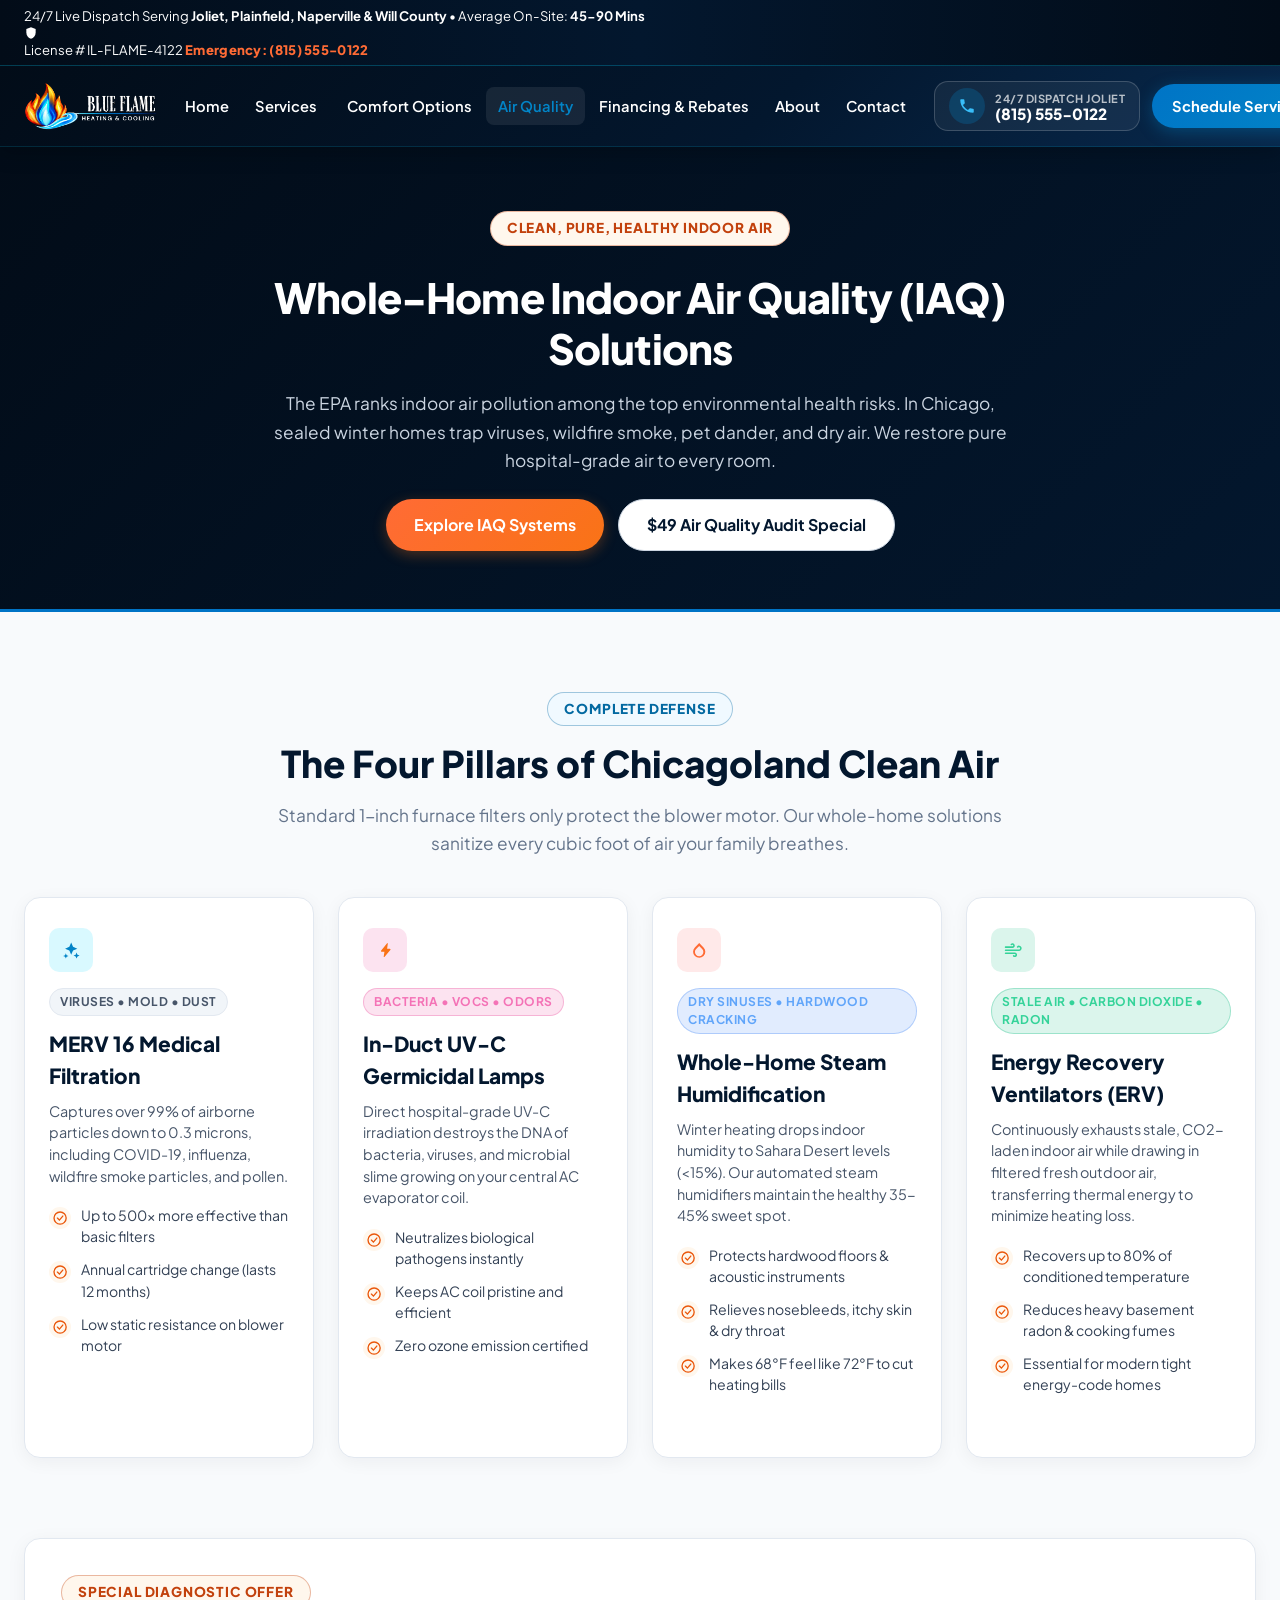
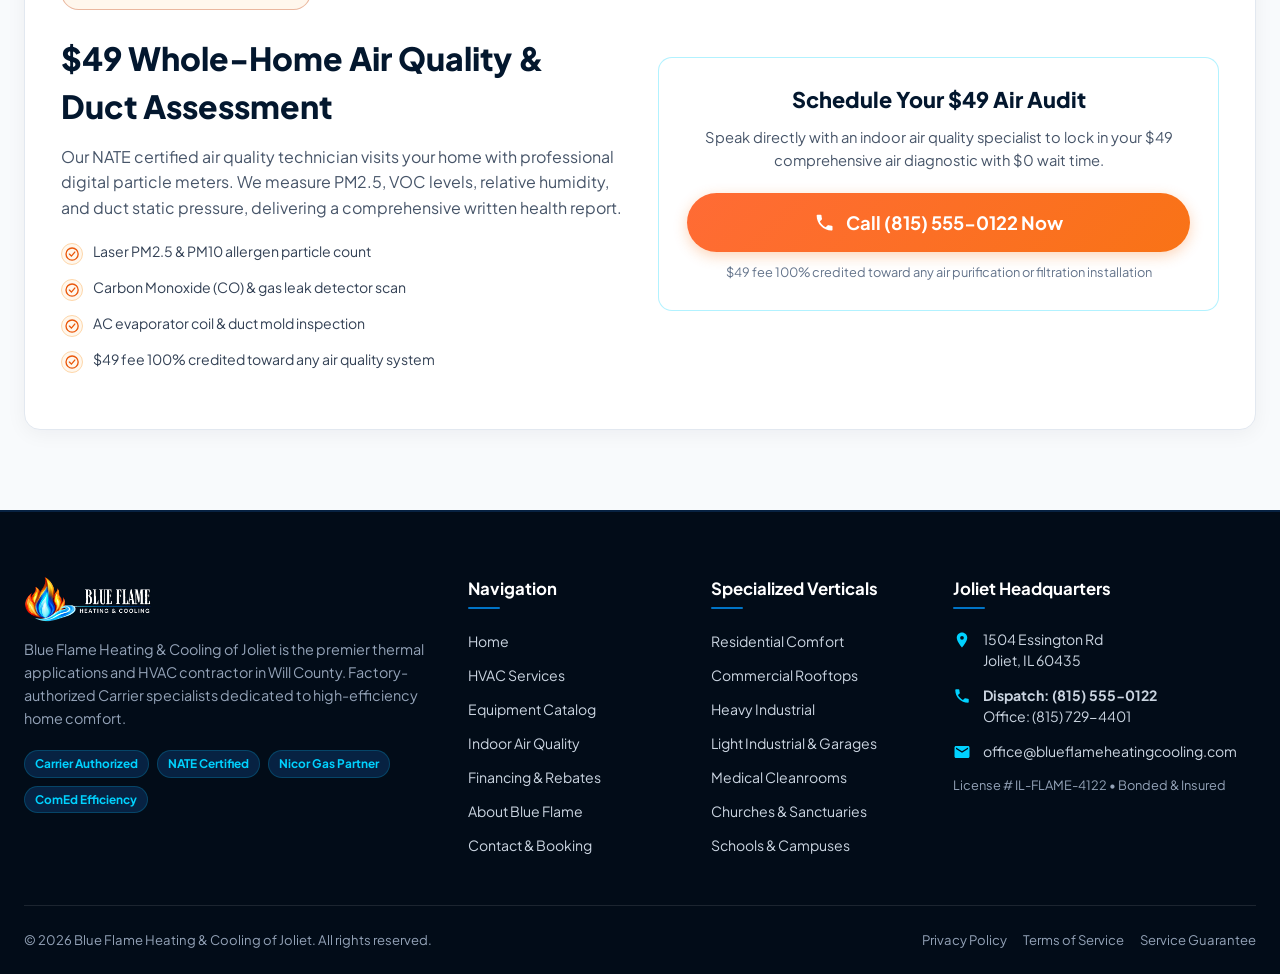
<file: air-quality.html>
<!DOCTYPE html>
<html lang="en">
<head>
  <meta charset="UTF-8">
  <meta name="viewport" content="width=device-width, initial-scale=1.0">
  <title>Indoor Air Quality &amp; Whole-Home Purification | Blue Flame Chicago</title>
  <meta name="description" content="Eliminate 99.9% of viruses, allergens, and dust with hospital-grade MERV 16 filtration, UV-C purifiers, steam humidifiers, and ERV ventilation in Greater Chicago.">
  <link rel="shortcut icon" href="images/favicon.svg?v=3.1" type="image/svg+xml">

  <!-- Google Fonts: Plus Jakarta Sans & Script Font -->
  <link rel="preconnect" href="https://fonts.googleapis.com">
  <link rel="preconnect" href="https://fonts.gstatic.com" crossorigin>
  <link href="https://fonts.googleapis.com/css2?family=Plus+Jakarta+Sans:wght@400;500;600;700;800;900&family=Alex+Brush&display=swap" rel="stylesheet">

  <!-- Modular Stylesheets -->
  <link rel="stylesheet" href="css/style.css?v=3.5">
</head>
<body>

    <!-- =========================================================================
       1. TOP EMERGENCY / ANNOUNCEMENT BAR
       ========================================================================= -->
  <div class="bf-top-bar">
    <div class="container">
      <div class="bf-top-bar-left">
        <span class="bf-top-badge">
          <span class="bf-pulse-dot"></span>
          24/7 Live Dispatch
        </span>
        <span class="bf-top-bar-text">
          Serving <strong>Joliet, Plainfield, Naperville &amp; Will County</strong> &bull; Average On-Site: <strong>45-90 Mins</strong>
        </span>
      </div>
      <div class="bf-top-bar-right">
        <span class="bf-top-link">
          <svg width="14" height="14" viewBox="0 0 24 24" fill="currentColor"><path d="M12 2L4 5v6.09c0 5.05 3.41 9.76 8 10.91 4.59-1.15 8-5.86 8-10.91V5l-8-3z"/></svg>
          License # IL-FLAME-4122
        </span>
        <a href="tel:8155550122" class="bf-top-phone-link">Emergency: (815) 555-0122</a>
      </div>
    </div>
  </div>

  <!-- =========================================================================
       2. HEADER / NAVIGATION
       ========================================================================= -->
  <header class="bf-header">
    <div class="container bf-header-container">
      
      <!-- Brand Logo -->
      <a href="index.html" class="bf-brand-logo" aria-label="Blue Flame Heating &amp; Cooling Home">
        <img src="images/logos/blueflameheatingcooling.png?v=3.1" alt="Blue Flame Heating &amp; Cooling of Joliet" class="bf-brand-img">
        <div class="bf-brand-text">
          <span class="bf-brand-name">BLUE <span>FLAME</span></span>
          <span class="bf-brand-tagline">Heating &amp; Cooling &bull; Joliet</span>
        </div>
      </a>

      <!-- Desktop Nav Menu -->
      <nav class="bf-nav-menu">
        <a href="index.html" class="bf-nav-link ">Home</a>
        
        <div class="bf-nav-item">
          <a href="services.html" class="bf-nav-link ">
            Services
            <svg class="bf-dropdown-icon" viewBox="0 0 24 24" fill="currentColor"><path d="M7 10l5 5 5-5z"/></svg>
          </a>
          <div class="bf-dropdown-menu">
            <a href="services.html" class="bf-dropdown-link">
              <div><strong>All HVAC Services</strong><span class="bf-dropdown-sub">Repair, install &amp; seasonal maintenance</span></div>
            </a>
            <a href="services-residential.html" class="bf-dropdown-link">
              <div><strong>Residential Comfort</strong><span class="bf-dropdown-sub">Single-family homes &amp; smart zoning</span></div>
            </a>
            <a href="services-commercial.html" class="bf-dropdown-link">
              <div><strong>Commercial HVAC</strong><span class="bf-dropdown-sub">Rooftops, offices &amp; retail plazas</span></div>
            </a>
            <a href="services-industrial.html" class="bf-dropdown-link">
              <div><strong>Heavy Industrial</strong><span class="bf-dropdown-sub">Manufacturing plants &amp; ventilation</span></div>
            </a>
            <a href="services-light-industrial.html" class="bf-dropdown-link">
              <div><strong>Light Industrial</strong><span class="bf-dropdown-sub">Truck garages, warehouses &amp; shops</span></div>
            </a>
            <a href="services-medical.html" class="bf-dropdown-link">
              <div><strong>Medical &amp; Healthcare</strong><span class="bf-dropdown-sub">Clean rooms &amp; clinic climate control</span></div>
            </a>
            <a href="services-churches.html" class="bf-dropdown-link">
              <div><strong>Churches &amp; Sanctuaries</strong><span class="bf-dropdown-sub">High-ceiling acoustics &amp; heating</span></div>
            </a>
            <a href="services-educational.html" class="bf-dropdown-link">
              <div><strong>Educational Facilities</strong><span class="bf-dropdown-sub">Schools, campus ventilation &amp; IAQ</span></div>
            </a>
          </div>
        </div>

        <a href="products.html" class="bf-nav-link ">Comfort Options</a>
        <a href="air-quality.html" class="bf-nav-link active">Air Quality</a>
        <a href="financing.html" class="bf-nav-link ">Financing &amp; Rebates</a>
        <a href="about.html" class="bf-nav-link ">About</a>
        <a href="contact.html" class="bf-nav-link ">Contact</a>
      </nav>

      <!-- Header Actions -->
      <div class="bf-header-actions">
        <a href="tel:8155550122" class="bf-header-phone">
          <div class="bf-phone-icon-wrap">
            <svg width="18" height="18" viewBox="0 0 24 24" fill="currentColor"><path d="M6.62 10.79c1.44 2.83 3.76 5.14 6.59 6.59l2.2-2.2c.27-.27.67-.36 1.02-.24 1.12.37 2.33.57 3.57.57.55 0 1 .45 1 1V20c0 .55-.45 1-1 1-9.39 0-17-7.61-17-17 0-.55.45-1 1-1h3.5c.55 0 1 .45 1 1 0 1.25.2 2.45.57 3.57.11.35.03.74-.25 1.02l-2.2 2.2z"/></svg>
          </div>
          <div>
            <div class="bf-phone-label">24/7 Dispatch Joliet</div>
            <div class="bf-phone-num">(815) 555-0122</div>
          </div>
        </a>
        <a href="contact.html" class="bf-btn-schedule">
          <span>Schedule Service</span>
        </a>
        <button class="bf-mobile-toggle" id="bfMobileToggle" aria-label="Toggle Navigation">
          <svg width="26" height="26" viewBox="0 0 24 24" fill="none" stroke="currentColor" stroke-width="2"><line x1="3" y1="12" x2="21" y2="12"></line><line x1="3" y1="6" x2="21" y2="6"></line><line x1="3" y1="18" x2="21" y2="18"></line></svg>
        </button>
      </div>

    </div>
  </header>

  <!-- Mobile Drawer Menu -->
  <div class="bf-mobile-drawer" id="bfMobileDrawer">
    <div class="bf-drawer-content">
      <div class="bf-drawer-header">
        <a href="index.html" class="bf-drawer-brand">
          <img src="images/logos/blueflameheatingcooling.png?v=3.1" alt="Blue Flame Logo">
          <div class="bf-brand-text">
            <span class="bf-brand-name">BLUE <span>FLAME</span></span>
            <span class="bf-brand-tagline">Heating &amp; Cooling</span>
          </div>
        </a>
        <button class="bf-drawer-close" id="bfMobileClose" aria-label="Close menu">&times;</button>
      </div>
      <div class="bf-drawer-nav">
        <a href="index.html" class="bf-drawer-link ">Home</a>
        
        <div class="bf-drawer-accordion ">
          <button type="button" class="bf-drawer-accordion-btn ">
            <span>Services</span>
            <svg class="bf-drawer-accordion-icon" viewBox="0 0 24 24"><path d="M7 10l5 5 5-5z"/></svg>
          </button>
          <div class="bf-drawer-submenu">
            <a href="services.html" class="bf-drawer-sublink ">All Services Overview</a>
            <a href="services-residential.html" class="bf-drawer-sublink ">Residential HVAC</a>
            <a href="services-commercial.html" class="bf-drawer-sublink ">Commercial Rooftops</a>
            <a href="services-industrial.html" class="bf-drawer-sublink ">Heavy Industrial</a>
            <a href="services-light-industrial.html" class="bf-drawer-sublink ">Light Industrial &amp; Garages</a>
            <a href="services-medical.html" class="bf-drawer-sublink ">Medical &amp; Cleanrooms</a>
            <a href="services-churches.html" class="bf-drawer-sublink ">Churches &amp; Sanctuaries</a>
            <a href="services-educational.html" class="bf-drawer-sublink ">Educational Facilities</a>
          </div>
        </div>

        <a href="products.html" class="bf-drawer-link ">Comfort Options</a>
        <a href="air-quality.html" class="bf-drawer-link active">Air Quality</a>
        <a href="financing.html" class="bf-drawer-link ">Financing &amp; Rebates</a>
        <a href="about.html" class="bf-drawer-link ">About Us</a>
        <a href="contact.html" class="bf-drawer-link ">Contact</a>
      </div>
      <div style="margin-top:auto; padding-top:20px; display:flex; flex-direction:column; gap:10px;">
        <a href="tel:8155550122" class="bf-btn bf-btn-flame" style="text-align:center;">Call 24/7: (815) 555-0122</a>
      </div>
    </div>
  </div>

  <section class="page-hero">
    <div class="container page-hero-inner">
      <div class="badge-pill badge-salmon">Clean, Pure, Healthy Indoor Air</div>
      <h1>Whole-Home Indoor Air Quality (IAQ) Solutions</h1>
      <p>
        The EPA ranks indoor air pollution among the top environmental health risks. In Chicago, sealed winter homes trap viruses, wildfire smoke, pet dander, and dry air. We restore pure hospital-grade air to every room.
      </p>
      <div style="margin-top:24px; display:flex; gap:14px; justify-content:center; flex-wrap:wrap;">
        <a href="#iaqSolutions" class="btn btn-salmon">Explore IAQ Systems</a>
        <a href="#auditOffer" class="btn btn-outline">$49 Air Quality Audit Special</a>
      </div>
    </div>
  </section>

  <main class="section section-navy" id="iaqSolutions">
    <div class="container">
      
      <div class="section-header">
        <div class="badge-pill badge-blue">Complete Defense</div>
        <h2 class="section-title">The Four Pillars of Chicagoland Clean Air</h2>
        <p class="section-subtitle">
          Standard 1-inch furnace filters only protect the blower motor. Our whole-home solutions sanitize every cubic foot of air your family breathes.
        </p>
      </div>

      <div class="iaq-pillars-grid">
        <div class="iaq-card">
          <div style="width:44px; height:44px; border-radius:10px; background:rgba(0, 212, 255, 0.15); color:var(--rich-blue-electric); display:flex; align-items:center; justify-content:center; margin-bottom:16px;">
            <svg class="svg-icon"><use href="#icon-sparkles"></use></svg>
          </div>
          <span class="iaq-badge-pollutant">Viruses &bull; Mold &bull; Dust</span>
          <h3 style="font-size:1.3rem; color: #03172e; font-weight:800; margin-bottom:10px;">MERV 16 Medical Filtration</h3>
          <p style="color:var(--text-light); font-size:0.9rem; margin-bottom:18px;">
            Captures over 99% of airborne particles down to 0.3 microns, including COVID-19, influenza, wildfire smoke particles, and pollen.
          </p>
          <ul class="bullet-list" style="font-size:0.85rem;">
            <li class="bullet-item"><span class="bullet-icon"><svg class="svg-icon"><use href="#icon-check-circle"></use></svg></span> Up to 500x more effective than basic filters</li>
            <li class="bullet-item"><span class="bullet-icon"><svg class="svg-icon"><use href="#icon-check-circle"></use></svg></span> Annual cartridge change (lasts 12 months)</li>
            <li class="bullet-item"><span class="bullet-icon"><svg class="svg-icon"><use href="#icon-check-circle"></use></svg></span> Low static resistance on blower motor</li>
          </ul>
        </div>

        <div class="iaq-card">
          <div style="width:44px; height:44px; border-radius:10px; background:rgba(236, 72, 153, 0.15); color:var(--vibrant-pink); display:flex; align-items:center; justify-content:center; margin-bottom:16px;">
            <svg class="svg-icon"><use href="#icon-bolt"></use></svg>
          </div>
          <span class="iaq-badge-pollutant" style="background:rgba(236, 72, 153, 0.15); color:#f472b6; border-color:rgba(236, 72, 153, 0.3);">Bacteria &bull; VOCs &bull; Odors</span>
          <h3 style="font-size:1.3rem; color: #03172e; font-weight:800; margin-bottom:10px;">In-Duct UV-C Germicidal Lamps</h3>
          <p style="color:var(--text-light); font-size:0.9rem; margin-bottom:18px;">
            Direct hospital-grade UV-C irradiation destroys the DNA of bacteria, viruses, and microbial slime growing on your central AC evaporator coil.
          </p>
          <ul class="bullet-list" style="font-size:0.85rem;">
            <li class="bullet-item"><span class="bullet-icon"><svg class="svg-icon"><use href="#icon-check-circle"></use></svg></span> Neutralizes biological pathogens instantly</li>
            <li class="bullet-item"><span class="bullet-icon"><svg class="svg-icon"><use href="#icon-check-circle"></use></svg></span> Keeps AC coil pristine and efficient</li>
            <li class="bullet-item"><span class="bullet-icon"><svg class="svg-icon"><use href="#icon-check-circle"></use></svg></span> Zero ozone emission certified</li>
          </ul>
        </div>

        <div class="iaq-card">
          <div style="width:44px; height:44px; border-radius:10px; background:rgba(255, 107, 107, 0.15); color:var(--electric-salmon); display:flex; align-items:center; justify-content:center; margin-bottom:16px;">
            <svg class="svg-icon"><use href="#icon-droplet"></use></svg>
          </div>
          <span class="iaq-badge-pollutant" style="background:rgba(59, 130, 246, 0.15); color:#60a5fa; border-color:rgba(59, 130, 246, 0.3);">Dry Sinuses &bull; Hardwood Cracking</span>
          <h3 style="font-size:1.3rem; color: #03172e; font-weight:800; margin-bottom:10px;">Whole-Home Steam Humidification</h3>
          <p style="color:var(--text-light); font-size:0.9rem; margin-bottom:18px;">
            Winter heating drops indoor humidity to Sahara Desert levels (&lt;15%). Our automated steam humidifiers maintain the healthy 35-45% sweet spot.
          </p>
          <ul class="bullet-list" style="font-size:0.85rem;">
            <li class="bullet-item"><span class="bullet-icon"><svg class="svg-icon"><use href="#icon-check-circle"></use></svg></span> Protects hardwood floors &amp; acoustic instruments</li>
            <li class="bullet-item"><span class="bullet-icon"><svg class="svg-icon"><use href="#icon-check-circle"></use></svg></span> Relieves nosebleeds, itchy skin &amp; dry throat</li>
            <li class="bullet-item"><span class="bullet-icon"><svg class="svg-icon"><use href="#icon-check-circle"></use></svg></span> Makes 68&deg;F feel like 72&deg;F to cut heating bills</li>
          </ul>
        </div>

        <div class="iaq-card">
          <div style="width:44px; height:44px; border-radius:10px; background:rgba(16, 185, 129, 0.15); color:#34d399; display:flex; align-items:center; justify-content:center; margin-bottom:16px;">
            <svg class="svg-icon"><use href="#icon-wind"></use></svg>
          </div>
          <span class="iaq-badge-pollutant" style="background:rgba(16, 185, 129, 0.15); color:#34d399; border-color:rgba(16, 185, 129, 0.3);">Stale Air &bull; Carbon Dioxide &bull; Radon</span>
          <h3 style="font-size:1.3rem; color: #03172e; font-weight:800; margin-bottom:10px;">Energy Recovery Ventilators (ERV)</h3>
          <p style="color:var(--text-light); font-size:0.9rem; margin-bottom:18px;">
            Continuously exhausts stale, CO2-laden indoor air while drawing in filtered fresh outdoor air, transferring thermal energy to minimize heating loss.
          </p>
          <ul class="bullet-list" style="font-size:0.85rem;">
            <li class="bullet-item"><span class="bullet-icon"><svg class="svg-icon"><use href="#icon-check-circle"></use></svg></span> Recovers up to 80% of conditioned temperature</li>
            <li class="bullet-item"><span class="bullet-icon"><svg class="svg-icon"><use href="#icon-check-circle"></use></svg></span> Reduces heavy basement radon &amp; cooking fumes</li>
            <li class="bullet-item"><span class="bullet-icon"><svg class="svg-icon"><use href="#icon-check-circle"></use></svg></span> Essential for modern tight energy-code homes</li>
          </ul>
        </div>
      </div>

      <section class="calc-box" id="auditOffer" style="margin-top: 80px; position: relative; overflow: hidden;">
        <div class="grid-2" style="align-items: center; gap: 36px;">
          <div>
            <span class="badge-pill badge-salmon">Special Diagnostic Offer</span>
            <h2 style="font-size: 2rem; color: #03172e; font-weight: 900; margin: 10px 0 14px 0;">
              $49 Whole-Home Air Quality &amp; Duct Assessment
            </h2>
            <p style="color: var(--text-light); line-height: 1.6; margin-bottom: 20px;">
              Our NATE certified air quality technician visits your home with professional digital particle meters. We measure PM2.5, VOC levels, relative humidity, and duct static pressure, delivering a comprehensive written health report.
            </p>
            <ul class="bullet-list bullet-salmon" style="margin-bottom: 24px;">
              <li class="bullet-item"><span class="bullet-icon"><svg class="svg-icon"><use href="#icon-check-circle"></use></svg></span> Laser PM2.5 &amp; PM10 allergen particle count</li>
              <li class="bullet-item"><span class="bullet-icon"><svg class="svg-icon"><use href="#icon-check-circle"></use></svg></span> Carbon Monoxide (CO) &amp; gas leak detector scan</li>
              <li class="bullet-item"><span class="bullet-icon"><svg class="svg-icon"><use href="#icon-check-circle"></use></svg></span> AC evaporator coil &amp; duct mold inspection</li>
              <li class="bullet-item"><span class="bullet-icon"><svg class="svg-icon"><use href="#icon-check-circle"></use></svg></span> $49 fee 100% credited toward any air quality system</li>
            </ul>
          </div>

          <div class="audit-action-card">
            <h3 class="audit-action-title">Schedule Your $49 Air Audit</h3>
            <p class="audit-action-desc">
              Speak directly with an indoor air quality specialist to lock in your $49 comprehensive air diagnostic with $0 wait time.
            </p>
            <a href="tel:8155550122" class="btn btn-salmon btn-lg btn-audit-call">
              <svg class="svg-icon"><use href="#icon-phone"></use></svg> Call (815) 555-0122 Now
            </a>
            <span class="audit-action-note">
              $49 fee 100% credited toward any air purification or filtration installation
            </span>
          </div>
        </div>
      </section>

    </div>
  </main>

    <button type="button" class="back-to-top" id="backToTopBtn" aria-label="Back to Top">
    <svg viewBox="0 0 24 24" width="20" height="20" fill="none" stroke="currentColor" stroke-width="2"><path d="M18 15l-6-6-6 6"/></svg>
  </button>

  <!-- =========================================================================
       RICH FOOTER ARCHITECTURE
       ========================================================================= -->
  <footer class="bf-footer">
    <div class="container">
      <div class="bf-footer-grid">
        
        <!-- Col 1: Brand & Heritage -->
        <div>
          <div class="bf-footer-brand-logo">
            <img src="images/logos/blueflameheatingcooling-white.png?v=3.1" alt="Blue Flame" height="32">
            <span style="font-size:1.05rem; font-weight:800; color:#fff;">BLUE FLAME</span>
          </div>
          <p class="bf-footer-desc">
            Blue Flame Heating &amp; Cooling of Joliet is the premier thermal applications and HVAC contractor in Will County. Factory-authorized Carrier specialists dedicated to high-efficiency home comfort.
          </p>
          <div class="bf-footer-badge-list">
            <span class="bf-footer-badge">Carrier Authorized</span>
            <span class="bf-footer-badge">NATE Certified</span>
            <span class="bf-footer-badge">Nicor Gas Partner</span>
            <span class="bf-footer-badge">ComEd Efficiency</span>
          </div>
        </div>

        <!-- Col 2: Quick Links -->
        <div>
          <h4 class="bf-footer-title">Navigation</h4>
          <ul class="bf-footer-links">
            <li><a href="index.html">Home</a></li>
            <li><a href="services.html">HVAC Services</a></li>
            <li><a href="products.html">Equipment Catalog</a></li>
            <li><a href="air-quality.html">Indoor Air Quality</a></li>
            <li><a href="financing.html">Financing &amp; Rebates</a></li>
            <li><a href="about.html">About Blue Flame</a></li>
            <li><a href="contact.html">Contact &amp; Booking</a></li>
          </ul>
        </div>

        <!-- Col 3: Services -->
        <div>
          <h4 class="bf-footer-title">Specialized Verticals</h4>
          <ul class="bf-footer-links">
            <li><a href="services-residential.html">Residential Comfort</a></li>
            <li><a href="services-commercial.html">Commercial Rooftops</a></li>
            <li><a href="services-industrial.html">Heavy Industrial</a></li>
            <li><a href="services-light-industrial.html">Light Industrial &amp; Garages</a></li>
            <li><a href="services-medical.html">Medical Cleanrooms</a></li>
            <li><a href="services-churches.html">Churches &amp; Sanctuaries</a></li>
            <li><a href="services-educational.html">Schools &amp; Campuses</a></li>
          </ul>
        </div>

        <!-- Col 4: Contact & Office -->
        <div>
          <h4 class="bf-footer-title">Joliet Headquarters</h4>
          <div class="bf-footer-contact-item">
            <svg width="18" height="18" viewBox="0 0 24 24" fill="currentColor"><path d="M12 2C8.13 2 5 5.13 5 9c0 5.25 7 13 7 13s7-7.75 7-13c0-3.87-3.13-7-7-7zm0 9.5a2.5 2.5 0 0 1 0-5 2.5 2.5 0 0 1 0 5z"/></svg>
            <div>
              1504 Essington Rd<br>
              Joliet, IL 60435
            </div>
          </div>
          <div class="bf-footer-contact-item">
            <svg width="18" height="18" viewBox="0 0 24 24" fill="currentColor"><path d="M6.62 10.79c1.44 2.83 3.76 5.14 6.59 6.59l2.2-2.2c.27-.27.67-.36 1.02-.24 1.12.37 2.33.57 3.57.57.55 0 1 .45 1 1V20c0 .55-.45 1-1 1-9.39 0-17-7.61-17-17 0-.55.45-1 1-1h3.5c.55 0 1 .45 1 1 0 1.25.2 2.45.57 3.57.11.35.03.74-.25 1.02l-2.2 2.2z"/></svg>
            <div>
              <strong>Dispatch: (815) 555-0122</strong><br>
              Office: (815) 729-4401
            </div>
          </div>
          <div class="bf-footer-contact-item">
            <svg width="18" height="18" viewBox="0 0 24 24" fill="currentColor"><path d="M20 4H4c-1.1 0-1.99.9-1.99 2L2 18c0 1.1.9 2 2 2h16c1.1 0 2-.9 2-2V6c0-1.1-.9-2-2-2zm0 4l-8 5-8-5V6l8 5 8-5v2z"/></svg>
            <div>office@blueflameheatingcooling.com</div>
          </div>
          <div style="margin-top:12px; font-size:0.8rem; color:#94a3b8;">
            License # IL-FLAME-4122 &bull; Bonded &amp; Insured
          </div>
        </div>

      </div>

      <div class="bf-footer-bottom">
        <div class="container" style="padding:0;">
          <div>&copy; 2026 Blue Flame Heating &amp; Cooling of Joliet. All rights reserved.</div>
          <div style="display:flex; gap:16px;">
            <a href="about.html">Privacy Policy</a>
            <a href="about.html">Terms of Service</a>
            <a href="contact.html">Service Guarantee</a>
          </div>
        </div>
      </div>
    </div>
  </footer>

  <!-- =========================================================================
       MOBILE STICKY BOTTOM ACTION BAR (Thumb Zone Conversion)
       ========================================================================= -->
  <aside class="bf-mobile-bottom-bar" aria-label="Mobile Emergency Actions">
    <div class="bf-mobile-bottom-inner">
      <a href="tel:8155550122" class="bf-mobile-call-btn">
        <svg viewBox="0 0 24 24" fill="currentColor"><path d="M6.62 10.79c1.44 2.83 3.76 5.14 6.59 6.59l2.2-2.2c.27-.27.67-.36 1.02-.24 1.12.37 2.33.57 3.57.57.55 0 1 .45 1 1V20c0 .55-.45 1-1 1-9.39 0-17-7.61-17-17 0-.55.45-1 1-1h3.5c.55 0 1 .45 1 1 0 1.25.2 2.45.57 3.57.11.35.03.74-.25 1.02l-2.2 2.2z"/></svg>
        <span class="bf-mobile-btn-text">
          <span class="bf-mobile-btn-sub">24/7 Dispatch</span>
          <span class="bf-mobile-btn-main">(815) 555-0122</span>
        </span>
      </a>
      <a href="tel:8157294401" class="bf-mobile-book-btn">
        <svg width="16" height="16" viewBox="0 0 24 24" fill="currentColor"><path d="M6.62 10.79c1.44 2.83 3.76 5.14 6.59 6.59l2.2-2.2c.27-.27.67-.36 1.02-.24 1.12.37 2.33.57 3.57.57.55 0 1 .45 1 1V20c0 .55-.45 1-1 1-9.39 0-17-7.61-17-17 0-.55.45-1 1-1h3.5c.55 0 1 .45 1 1 0 1.25.2 2.45.57 3.57.11.35.03.74-.25 1.02l-2.2 2.2z"/></svg>
        <span class="bf-mobile-btn-text">
          <span class="bf-mobile-btn-sub">Main Office</span>
          <span class="bf-mobile-btn-main">(815) 729-4401</span>
        </span>
      </a>
    </div>
  </aside>

  <!-- Scripts -->
  <script src="js/icons.js?v=3.1"></script>
  <script src="js/main.js?v=3.1"></script>
</body>
</html>
</file>
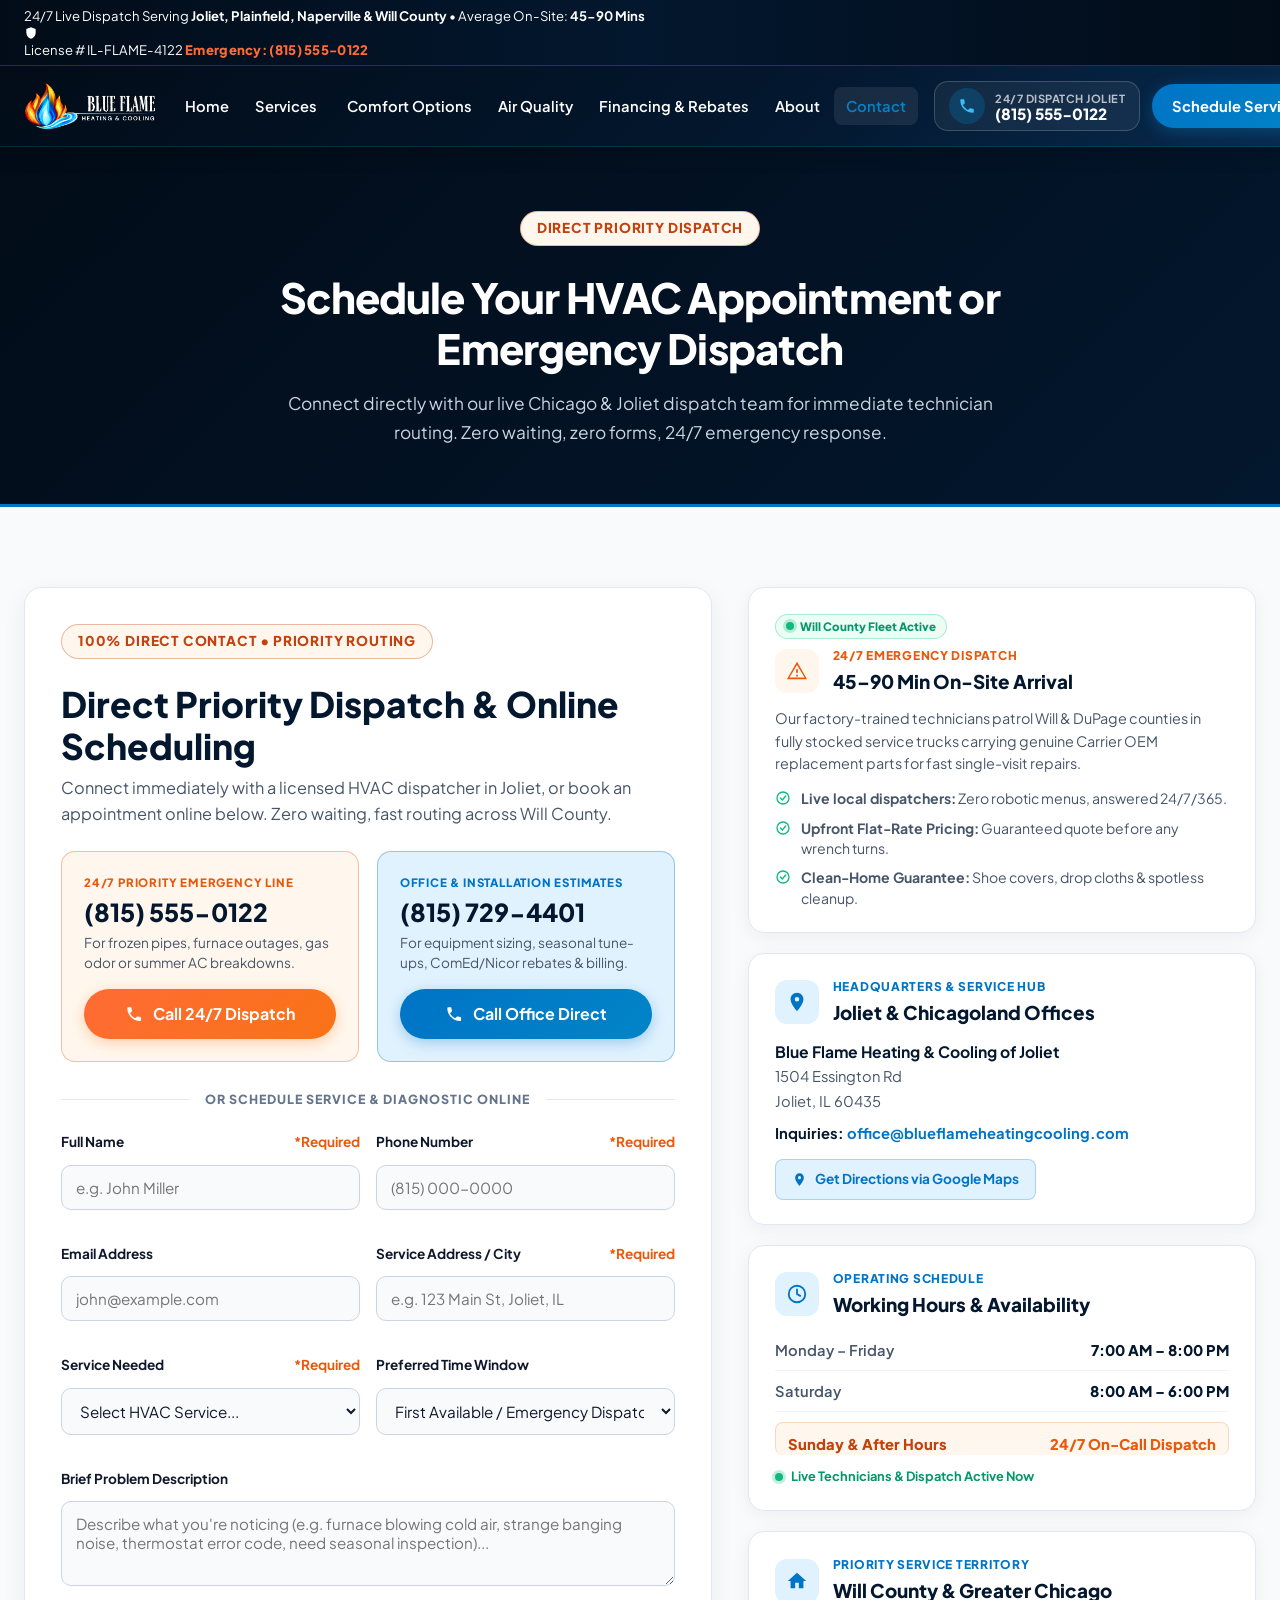
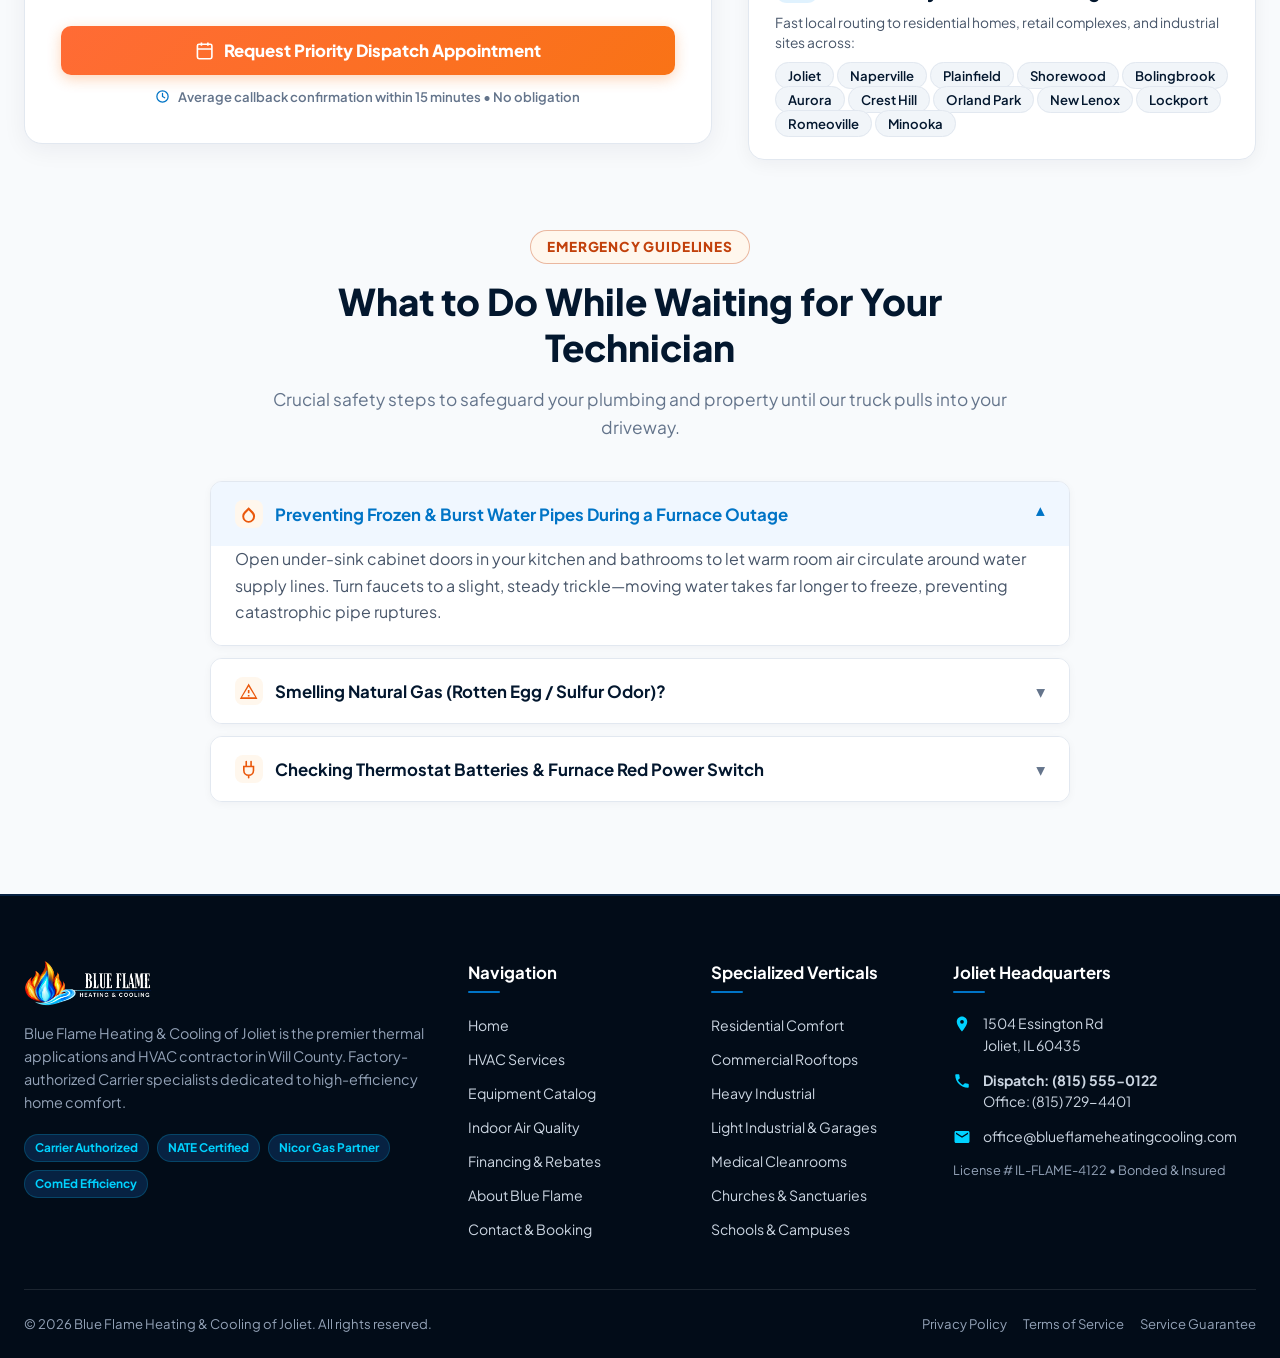
<file: contact.html>
<!DOCTYPE html>
<html lang="en">
<head>
  <meta charset="UTF-8">
  <meta name="viewport" content="width=device-width, initial-scale=1.0">
  <title>Contact &amp; Schedule Service | Blue Flame Heating &amp; Cooling of Joliet</title>
  <meta name="description" content="Schedule furnace repair, AC maintenance, or emergency HVAC dispatch in Joliet, Naperville, and Greater Chicago. Available 24/7 at (815) 555-0122.">
  <link rel="shortcut icon" href="images/favicon.svg?v=3.1" type="image/svg+xml">

  <!-- Google Fonts: Plus Jakarta Sans & Script Font -->
  <link rel="preconnect" href="https://fonts.googleapis.com">
  <link rel="preconnect" href="https://fonts.gstatic.com" crossorigin>
  <link href="https://fonts.googleapis.com/css2?family=Plus+Jakarta+Sans:wght@400;500;600;700;800;900&family=Alex+Brush&display=swap" rel="stylesheet">

  <!-- Modular Stylesheets -->
  <link rel="stylesheet" href="css/style.css?v=3.5">
</head>
<body>

    <!-- =========================================================================
       1. TOP EMERGENCY / ANNOUNCEMENT BAR
       ========================================================================= -->
  <div class="bf-top-bar">
    <div class="container">
      <div class="bf-top-bar-left">
        <span class="bf-top-badge">
          <span class="bf-pulse-dot"></span>
          24/7 Live Dispatch
        </span>
        <span class="bf-top-bar-text">
          Serving <strong>Joliet, Plainfield, Naperville &amp; Will County</strong> &bull; Average On-Site: <strong>45-90 Mins</strong>
        </span>
      </div>
      <div class="bf-top-bar-right">
        <span class="bf-top-link">
          <svg width="14" height="14" viewBox="0 0 24 24" fill="currentColor"><path d="M12 2L4 5v6.09c0 5.05 3.41 9.76 8 10.91 4.59-1.15 8-5.86 8-10.91V5l-8-3z"/></svg>
          License # IL-FLAME-4122
        </span>
        <a href="tel:8155550122" class="bf-top-phone-link">Emergency: (815) 555-0122</a>
      </div>
    </div>
  </div>

  <!-- =========================================================================
       2. HEADER / NAVIGATION
       ========================================================================= -->
  <header class="bf-header">
    <div class="container bf-header-container">
      
      <!-- Brand Logo -->
      <a href="index.html" class="bf-brand-logo" aria-label="Blue Flame Heating &amp; Cooling Home">
        <img src="images/logos/blueflameheatingcooling.png?v=3.1" alt="Blue Flame Heating &amp; Cooling of Joliet" class="bf-brand-img">
        <div class="bf-brand-text">
          <span class="bf-brand-name">BLUE <span>FLAME</span></span>
          <span class="bf-brand-tagline">Heating &amp; Cooling &bull; Joliet</span>
        </div>
      </a>

      <!-- Desktop Nav Menu -->
      <nav class="bf-nav-menu">
        <a href="index.html" class="bf-nav-link ">Home</a>
        
        <div class="bf-nav-item">
          <a href="services.html" class="bf-nav-link ">
            Services
            <svg class="bf-dropdown-icon" viewBox="0 0 24 24" fill="currentColor"><path d="M7 10l5 5 5-5z"/></svg>
          </a>
          <div class="bf-dropdown-menu">
            <a href="services.html" class="bf-dropdown-link">
              <div><strong>All HVAC Services</strong><span class="bf-dropdown-sub">Repair, install &amp; seasonal maintenance</span></div>
            </a>
            <a href="services-residential.html" class="bf-dropdown-link">
              <div><strong>Residential Comfort</strong><span class="bf-dropdown-sub">Single-family homes &amp; smart zoning</span></div>
            </a>
            <a href="services-commercial.html" class="bf-dropdown-link">
              <div><strong>Commercial HVAC</strong><span class="bf-dropdown-sub">Rooftops, offices &amp; retail plazas</span></div>
            </a>
            <a href="services-industrial.html" class="bf-dropdown-link">
              <div><strong>Heavy Industrial</strong><span class="bf-dropdown-sub">Manufacturing plants &amp; ventilation</span></div>
            </a>
            <a href="services-light-industrial.html" class="bf-dropdown-link">
              <div><strong>Light Industrial</strong><span class="bf-dropdown-sub">Truck garages, warehouses &amp; shops</span></div>
            </a>
            <a href="services-medical.html" class="bf-dropdown-link">
              <div><strong>Medical &amp; Healthcare</strong><span class="bf-dropdown-sub">Clean rooms &amp; clinic climate control</span></div>
            </a>
            <a href="services-churches.html" class="bf-dropdown-link">
              <div><strong>Churches &amp; Sanctuaries</strong><span class="bf-dropdown-sub">High-ceiling acoustics &amp; heating</span></div>
            </a>
            <a href="services-educational.html" class="bf-dropdown-link">
              <div><strong>Educational Facilities</strong><span class="bf-dropdown-sub">Schools, campus ventilation &amp; IAQ</span></div>
            </a>
          </div>
        </div>

        <a href="products.html" class="bf-nav-link ">Comfort Options</a>
        <a href="air-quality.html" class="bf-nav-link ">Air Quality</a>
        <a href="financing.html" class="bf-nav-link ">Financing &amp; Rebates</a>
        <a href="about.html" class="bf-nav-link ">About</a>
        <a href="contact.html" class="bf-nav-link active">Contact</a>
      </nav>

      <!-- Header Actions -->
      <div class="bf-header-actions">
        <a href="tel:8155550122" class="bf-header-phone">
          <div class="bf-phone-icon-wrap">
            <svg width="18" height="18" viewBox="0 0 24 24" fill="currentColor"><path d="M6.62 10.79c1.44 2.83 3.76 5.14 6.59 6.59l2.2-2.2c.27-.27.67-.36 1.02-.24 1.12.37 2.33.57 3.57.57.55 0 1 .45 1 1V20c0 .55-.45 1-1 1-9.39 0-17-7.61-17-17 0-.55.45-1 1-1h3.5c.55 0 1 .45 1 1 0 1.25.2 2.45.57 3.57.11.35.03.74-.25 1.02l-2.2 2.2z"/></svg>
          </div>
          <div>
            <div class="bf-phone-label">24/7 Dispatch Joliet</div>
            <div class="bf-phone-num">(815) 555-0122</div>
          </div>
        </a>
        <a href="contact.html" class="bf-btn-schedule">
          <span>Schedule Service</span>
        </a>
        <button class="bf-mobile-toggle" id="bfMobileToggle" aria-label="Toggle Navigation">
          <svg width="26" height="26" viewBox="0 0 24 24" fill="none" stroke="currentColor" stroke-width="2"><line x1="3" y1="12" x2="21" y2="12"></line><line x1="3" y1="6" x2="21" y2="6"></line><line x1="3" y1="18" x2="21" y2="18"></line></svg>
        </button>
      </div>

    </div>
  </header>

  <!-- Mobile Drawer Menu -->
  <div class="bf-mobile-drawer" id="bfMobileDrawer">
    <div class="bf-drawer-content">
      <div class="bf-drawer-header">
        <a href="index.html" class="bf-drawer-brand">
          <img src="images/logos/blueflameheatingcooling.png?v=3.1" alt="Blue Flame Logo">
          <div class="bf-brand-text">
            <span class="bf-brand-name">BLUE <span>FLAME</span></span>
            <span class="bf-brand-tagline">Heating &amp; Cooling</span>
          </div>
        </a>
        <button class="bf-drawer-close" id="bfMobileClose" aria-label="Close menu">&times;</button>
      </div>
      <div class="bf-drawer-nav">
        <a href="index.html" class="bf-drawer-link ">Home</a>
        
        <div class="bf-drawer-accordion ">
          <button type="button" class="bf-drawer-accordion-btn ">
            <span>Services</span>
            <svg class="bf-drawer-accordion-icon" viewBox="0 0 24 24"><path d="M7 10l5 5 5-5z"/></svg>
          </button>
          <div class="bf-drawer-submenu">
            <a href="services.html" class="bf-drawer-sublink ">All Services Overview</a>
            <a href="services-residential.html" class="bf-drawer-sublink ">Residential HVAC</a>
            <a href="services-commercial.html" class="bf-drawer-sublink ">Commercial Rooftops</a>
            <a href="services-industrial.html" class="bf-drawer-sublink ">Heavy Industrial</a>
            <a href="services-light-industrial.html" class="bf-drawer-sublink ">Light Industrial &amp; Garages</a>
            <a href="services-medical.html" class="bf-drawer-sublink ">Medical &amp; Cleanrooms</a>
            <a href="services-churches.html" class="bf-drawer-sublink ">Churches &amp; Sanctuaries</a>
            <a href="services-educational.html" class="bf-drawer-sublink ">Educational Facilities</a>
          </div>
        </div>

        <a href="products.html" class="bf-drawer-link ">Comfort Options</a>
        <a href="air-quality.html" class="bf-drawer-link ">Air Quality</a>
        <a href="financing.html" class="bf-drawer-link ">Financing &amp; Rebates</a>
        <a href="about.html" class="bf-drawer-link ">About Us</a>
        <a href="contact.html" class="bf-drawer-link active">Contact</a>
      </div>
      <div style="margin-top:auto; padding-top:20px; display:flex; flex-direction:column; gap:10px;">
        <a href="tel:8155550122" class="bf-btn bf-btn-flame" style="text-align:center;">Call 24/7: (815) 555-0122</a>
      </div>
    </div>
  </div>

  <section class="page-hero">
    <div class="container page-hero-inner">
      <div class="badge-pill badge-salmon">Direct Priority Dispatch</div>
      <h1>Schedule Your HVAC Appointment or Emergency Dispatch</h1>
      <p>
        Connect directly with our live Chicago &amp; Joliet dispatch team for immediate technician routing. Zero waiting, zero forms, 24/7 emergency response.
      </p>
    </div>
  </section>

  <main class="section section-navy">
    <div class="container">
      <div class="contact-layout">
        <!-- Left Column: Primary Action & Online Booking Hub -->
        <div class="contact-card-box">
          <div style="margin-bottom:24px;">
            <span class="badge-pill badge-salmon contact-priority-badge">100% Direct Contact &bull; Priority Routing</span>
            <h2 class="contact-main-heading">
              Direct Priority Dispatch &amp; Online Scheduling
            </h2>
            <p style="color:#475569; font-size:1.02rem; line-height:1.6; margin-top:8px;">
              Connect immediately with a licensed HVAC dispatcher in Joliet, or book an appointment online below. Zero waiting, fast routing across Will County.
            </p>
          </div>

          <!-- Direct Dispatch Channels Grid -->
          <div class="contact-channels-grid">
            <div class="channel-card channel-emergency">
              <span class="channel-tag">24/7 Priority Emergency Line</span>
              <h3 class="channel-phone">(815) 555-0122</h3>
              <p class="channel-desc">For frozen pipes, furnace outages, gas odor or summer AC breakdowns.</p>
              <a href="tel:8155550122" class="btn btn-salmon" style="width:100%; text-align:center; margin-top:auto;">
                <svg class="svg-icon"><use href="#icon-phone"></use></svg> Call 24/7 Dispatch
              </a>
            </div>

            <div class="channel-card channel-office">
              <span class="channel-tag">Office &amp; Installation Estimates</span>
              <h3 class="channel-phone">(815) 729-4401</h3>
              <p class="channel-desc">For equipment sizing, seasonal tune-ups, ComEd/Nicor rebates &amp; billing.</p>
              <a href="tel:8157294401" class="btn btn-blue" style="width:100%; text-align:center; margin-top:auto;">
                <svg class="svg-icon"><use href="#icon-phone"></use></svg> Call Office Direct
              </a>
            </div>
          </div>

          <div class="contact-form-divider">
            <span>Or Schedule Service &amp; Diagnostic Online</span>
          </div>

          <!-- Modern Online Booking Form -->
          <form id="contactBookingForm" class="contact-booking-form">
            <div class="bf-form-row">
              <div class="bf-form-group">
                <label class="bf-form-label" for="bookingName">
                  <span>Full Name</span>
                  <span class="req">*Required</span>
                </label>
                <input type="text" id="bookingName" name="fullName" class="bf-form-input" placeholder="e.g. John Miller" required>
              </div>
              <div class="bf-form-group">
                <label class="bf-form-label" for="bookingPhone">
                  <span>Phone Number</span>
                  <span class="req">*Required</span>
                </label>
                <input type="tel" id="bookingPhone" name="phone" class="bf-form-input" placeholder="(815) 000-0000" required>
              </div>
            </div>

            <div class="bf-form-row">
              <div class="bf-form-group">
                <label class="bf-form-label" for="bookingEmail">Email Address</label>
                <input type="email" id="bookingEmail" name="email" class="bf-form-input" placeholder="john@example.com">
              </div>
              <div class="bf-form-group">
                <label class="bf-form-label" for="bookingAddress">
                  <span>Service Address / City</span>
                  <span class="req">*Required</span>
                </label>
                <input type="text" id="bookingAddress" name="address" class="bf-form-input" placeholder="e.g. 123 Main St, Joliet, IL" required>
              </div>
            </div>

            <div class="bf-form-row">
              <div class="bf-form-group">
                <label class="bf-form-label" for="bookingService">
                  <span>Service Needed</span>
                  <span class="req">*Required</span>
                </label>
                <select id="bookingService" name="service" class="bf-form-select" required>
                  <option value="" disabled selected>Select HVAC Service...</option>
                  <option value="emergency_heating">Emergency Heating / Furnace Repair (No Heat)</option>
                  <option value="ac_repair">Air Conditioning Repair &amp; Diagnostics</option>
                  <option value="tuneup">Annual Precision Heating/AC Tune-Up ($89)</option>
                  <option value="hvac_replacement">Full HVAC System Replacement Estimate (Free)</option>
                  <option value="heat_pump">Carrier Cold-Climate Heat Pump Consultation</option>
                  <option value="iaq">Indoor Air Quality / Air Purification Audit</option>
                  <option value="commercial">Commercial HVAC &amp; Rooftop Service</option>
                </select>
              </div>
              <div class="bf-form-group">
                <label class="bf-form-label" for="bookingTime">Preferred Time Window</label>
                <select id="bookingTime" name="preferredTime" class="bf-form-select">
                  <option value="asap">First Available / Emergency Dispatch</option>
                  <option value="morning">Morning (8:00 AM &ndash; 12:00 PM)</option>
                  <option value="afternoon">Afternoon (12:00 PM &ndash; 5:00 PM)</option>
                  <option value="saturday">Saturday Service Slot</option>
                </select>
              </div>
            </div>

            <div class="bf-form-group">
              <label class="bf-form-label" for="bookingNotes">Brief Problem Description</label>
              <textarea id="bookingNotes" name="notes" class="bf-form-textarea" placeholder="Describe what you're noticing (e.g. furnace blowing cold air, strange banging noise, thermostat error code, need seasonal inspection)..."></textarea>
            </div>

            <div class="bf-form-footer">
              <button type="submit" class="btn btn-salmon btn-submit-dispatch" id="bookingSubmitBtn">
                <svg class="svg-icon"><use href="#icon-calendar"></use></svg>
                <span>Request Priority Dispatch Appointment</span>
              </button>
              <div class="dispatch-sla-note">
                <svg class="svg-icon"><use href="#icon-clock"></use></svg>
                <span>Average callback confirmation within 15 minutes &bull; No obligation</span>
              </div>
            </div>
          </form>

          <!-- Interactive Success Toast Notification -->
          <div id="bookingSuccessBox" class="booking-success-box" style="display:none;">
            <div class="booking-success-icon">&#10003;</div>
            <h3 class="booking-success-title">Priority Request Received!</h3>
            <p class="booking-success-desc">
              Thank you! Your dispatch ticket has been routed to our Joliet coordinator. A certified Blue Flame dispatcher will call your phone shortly to confirm technician arrival time.
            </p>
          </div>
        </div>

        <!-- Right Column: Trust, Logistics & Coverage Sidebar -->
        <div class="contact-info-panel">
          
          <!-- Card 1: Rapid Fleet Guarantee -->
          <div class="info-card">
            <div class="fleet-status-pill">
              <span class="status-indicator-live"></span>
              <span>Will County Fleet Active</span>
            </div>
            <div class="info-card-header">
              <div class="info-card-icon info-card-icon-emergency">
                <svg class="svg-icon"><use href="#icon-alert"></use></svg>
              </div>
              <div>
                <span class="info-card-subtitle" style="color:#ea580c;">24/7 Emergency Dispatch</span>
                <h4 class="info-card-title">45&ndash;90 Min On-Site Arrival</h4>
              </div>
            </div>
            <p style="color:#64748b; font-size:0.9rem; line-height:1.55; margin:0 0 12px 0;">
              Our factory-trained technicians patrol Will &amp; DuPage counties in fully stocked service trucks carrying genuine Carrier OEM replacement parts for fast single-visit repairs.
            </p>
            <ul class="guarantee-bullets">
              <li>
                <svg class="svg-icon"><use href="#icon-check-circle"></use></svg>
                <span><strong>Live local dispatchers:</strong> Zero robotic menus, answered 24/7/365.</span>
              </li>
              <li>
                <svg class="svg-icon"><use href="#icon-check-circle"></use></svg>
                <span><strong>Upfront Flat-Rate Pricing:</strong> Guaranteed quote before any wrench turns.</span>
              </li>
              <li>
                <svg class="svg-icon"><use href="#icon-check-circle"></use></svg>
                <span><strong>Clean-Home Guarantee:</strong> Shoe covers, drop cloths &amp; spotless cleanup.</span>
              </li>
            </ul>
          </div>

          <!-- Card 2: Joliet Headquarters & Direct Contacts -->
          <div class="info-card">
            <div class="info-card-header">
              <div class="info-card-icon info-card-icon-blue">
                <svg class="svg-icon"><use href="#icon-map-pin"></use></svg>
              </div>
              <div>
                <span class="info-card-subtitle" style="color:#0074c6;">Headquarters &amp; Service Hub</span>
                <h4 class="info-card-title">Joliet &amp; Chicagoland Offices</h4>
              </div>
            </div>
            <div style="color:#475569; font-size:0.92rem; line-height:1.65;">
              <strong style="color:#03172e; font-size:0.98rem;">Blue Flame Heating &amp; Cooling of Joliet</strong><br>
              1504 Essington Rd<br>
              Joliet, IL 60435<br>
              <div style="margin-top:8px;">
                <span style="font-weight:700; color:#03172e;">Inquiries:</span>
                <a href="mailto:office@blueflameheatingcooling.com" style="color:#0074c6; font-weight:700; text-decoration:none;"> office@blueflameheatingcooling.com</a>
              </div>
            </div>
            <a href="https://maps.google.com/?q=1504+Essington+Rd,+Joliet,+IL+60435" target="_blank" rel="noopener" class="btn-directions">
              <svg class="svg-icon"><use href="#icon-map-pin"></use></svg>
              <span>Get Directions via Google Maps</span>
            </a>
          </div>

          <!-- Card 3: Operating Hours & Live Status -->
          <div class="info-card">
            <div class="info-card-header">
              <div class="info-card-icon info-card-icon-blue">
                <svg class="svg-icon"><use href="#icon-clock"></use></svg>
              </div>
              <div>
                <span class="info-card-subtitle" style="color:#0074c6;">Operating Schedule</span>
                <h4 class="info-card-title">Working Hours &amp; Availability</h4>
              </div>
            </div>
            <div class="hours-table">
              <div class="hours-row">
                <span class="hours-day">Monday &ndash; Friday</span>
                <span class="hours-time">7:00 AM &ndash; 8:00 PM</span>
              </div>
              <div class="hours-row">
                <span class="hours-day">Saturday</span>
                <span class="hours-time">8:00 AM &ndash; 6:00 PM</span>
              </div>
              <div class="hours-row hours-emergency">
                <span class="hours-day">Sunday &amp; After Hours</span>
                <span class="hours-time">24/7 On-Call Dispatch</span>
              </div>
            </div>
            <div class="hours-status-badge">
              <span class="status-indicator-live"></span>
              <span>Live Technicians &amp; Dispatch Active Now</span>
            </div>
          </div>

          <!-- Card 4: Service Coverage Areas -->
          <div class="info-card">
            <div class="info-card-header" style="margin-bottom:8px;">
              <div class="info-card-icon info-card-icon-blue">
                <svg class="svg-icon"><use href="#icon-home"></use></svg>
              </div>
              <div>
                <span class="info-card-subtitle" style="color:#0074c6;">Priority Service Territory</span>
                <h4 class="info-card-title">Will County &amp; Greater Chicago</h4>
              </div>
            </div>
            <p style="color:#64748b; font-size:0.86rem; margin:0 0 10px 0; line-height:1.45;">
              Fast local routing to residential homes, retail complexes, and industrial sites across:
            </p>
            <div class="chicago-areas-cloud">
              <span class="area-badge">Joliet</span>
              <span class="area-badge">Naperville</span>
              <span class="area-badge">Plainfield</span>
              <span class="area-badge">Shorewood</span>
              <span class="area-badge">Bolingbrook</span>
              <span class="area-badge">Aurora</span>
              <span class="area-badge">Crest Hill</span>
              <span class="area-badge">Orland Park</span>
              <span class="area-badge">New Lenox</span>
              <span class="area-badge">Lockport</span>
              <span class="area-badge">Romeoville</span>
              <span class="area-badge">Minooka</span>
            </div>
          </div>

        </div>
      </div>

      <div style="margin-top:70px;">
        <div class="section-header">
          <div class="badge-pill badge-salmon">Emergency Guidelines</div>
          <h2 class="section-title">What to Do While Waiting for Your Technician</h2>
          <p class="section-subtitle">
            Crucial safety steps to safeguard your plumbing and property until our truck pulls into your driveway.
          </p>
        </div>

        <div class="accordion-wrapper" style="max-width:860px; margin:0 auto;" data-single-open="true">
          <div class="accordion-item active">
            <button class="accordion-header">
              <div class="accordion-header-title">
                <span class="icon-tag"><svg class="svg-icon"><use href="#icon-droplet"></use></svg></span>
                <span>Preventing Frozen &amp; Burst Water Pipes During a Furnace Outage</span>
              </div>
              <span class="accordion-icon">&#9662;</span>
            </button>
            <div class="accordion-content">
              <div class="accordion-inner">
                Open under-sink cabinet doors in your kitchen and bathrooms to let warm room air circulate around water supply lines. Turn faucets to a slight, steady trickle&mdash;moving water takes far longer to freeze, preventing catastrophic pipe ruptures.
              </div>
            </div>
          </div>

          <div class="accordion-item">
            <button class="accordion-header">
              <div class="accordion-header-title">
                <span class="icon-tag"><svg class="svg-icon"><use href="#icon-alert"></use></svg></span>
                <span>Smelling Natural Gas (Rotten Egg / Sulfur Odor)?</span>
              </div>
              <span class="accordion-icon">&#9662;</span>
            </button>
            <div class="accordion-content">
              <div class="accordion-inner">
                If you detect a distinct rotten egg odor, do NOT flick light switches, turn on appliances, or use your phone inside the home. Immediately evacuate all household members and pets outside, then call Nicor Gas (888-642-6748) or 911 from a safe distance before calling our dispatch desk.
              </div>
            </div>
          </div>

          <div class="accordion-item">
            <button class="accordion-header">
              <div class="accordion-header-title">
                <span class="icon-tag"><svg class="svg-icon"><use href="#icon-plug"></use></svg></span>
                <span>Checking Thermostat Batteries &amp; Furnace Red Power Switch</span>
              </div>
              <span class="accordion-icon">&#9662;</span>
            </button>
            <div class="accordion-content">
              <div class="accordion-inner">
                Nearly 15% of winter no-heat calls are caused by dead AA batteries inside older wall thermostats, or someone accidentally flipping the red emergency furnace power toggle switch located at the top of the basement stairs. Check both switches first!
              </div>
            </div>
          </div>
        </div>
      </div>

    </div>
  </main>

    <button type="button" class="back-to-top" id="backToTopBtn" aria-label="Back to Top">
    <svg viewBox="0 0 24 24" width="20" height="20" fill="none" stroke="currentColor" stroke-width="2"><path d="M18 15l-6-6-6 6"/></svg>
  </button>

  <!-- =========================================================================
       RICH FOOTER ARCHITECTURE
       ========================================================================= -->
  <footer class="bf-footer">
    <div class="container">
      <div class="bf-footer-grid">
        
        <!-- Col 1: Brand & Heritage -->
        <div>
          <div class="bf-footer-brand-logo">
            <img src="images/logos/blueflameheatingcooling-white.png?v=3.1" alt="Blue Flame" height="32">
            <span style="font-size:1.05rem; font-weight:800; color:#fff;">BLUE FLAME</span>
          </div>
          <p class="bf-footer-desc">
            Blue Flame Heating &amp; Cooling of Joliet is the premier thermal applications and HVAC contractor in Will County. Factory-authorized Carrier specialists dedicated to high-efficiency home comfort.
          </p>
          <div class="bf-footer-badge-list">
            <span class="bf-footer-badge">Carrier Authorized</span>
            <span class="bf-footer-badge">NATE Certified</span>
            <span class="bf-footer-badge">Nicor Gas Partner</span>
            <span class="bf-footer-badge">ComEd Efficiency</span>
          </div>
        </div>

        <!-- Col 2: Quick Links -->
        <div>
          <h4 class="bf-footer-title">Navigation</h4>
          <ul class="bf-footer-links">
            <li><a href="index.html">Home</a></li>
            <li><a href="services.html">HVAC Services</a></li>
            <li><a href="products.html">Equipment Catalog</a></li>
            <li><a href="air-quality.html">Indoor Air Quality</a></li>
            <li><a href="financing.html">Financing &amp; Rebates</a></li>
            <li><a href="about.html">About Blue Flame</a></li>
            <li><a href="contact.html">Contact &amp; Booking</a></li>
          </ul>
        </div>

        <!-- Col 3: Services -->
        <div>
          <h4 class="bf-footer-title">Specialized Verticals</h4>
          <ul class="bf-footer-links">
            <li><a href="services-residential.html">Residential Comfort</a></li>
            <li><a href="services-commercial.html">Commercial Rooftops</a></li>
            <li><a href="services-industrial.html">Heavy Industrial</a></li>
            <li><a href="services-light-industrial.html">Light Industrial &amp; Garages</a></li>
            <li><a href="services-medical.html">Medical Cleanrooms</a></li>
            <li><a href="services-churches.html">Churches &amp; Sanctuaries</a></li>
            <li><a href="services-educational.html">Schools &amp; Campuses</a></li>
          </ul>
        </div>

        <!-- Col 4: Contact & Office -->
        <div>
          <h4 class="bf-footer-title">Joliet Headquarters</h4>
          <div class="bf-footer-contact-item">
            <svg width="18" height="18" viewBox="0 0 24 24" fill="currentColor"><path d="M12 2C8.13 2 5 5.13 5 9c0 5.25 7 13 7 13s7-7.75 7-13c0-3.87-3.13-7-7-7zm0 9.5a2.5 2.5 0 0 1 0-5 2.5 2.5 0 0 1 0 5z"/></svg>
            <div>
              1504 Essington Rd<br>
              Joliet, IL 60435
            </div>
          </div>
          <div class="bf-footer-contact-item">
            <svg width="18" height="18" viewBox="0 0 24 24" fill="currentColor"><path d="M6.62 10.79c1.44 2.83 3.76 5.14 6.59 6.59l2.2-2.2c.27-.27.67-.36 1.02-.24 1.12.37 2.33.57 3.57.57.55 0 1 .45 1 1V20c0 .55-.45 1-1 1-9.39 0-17-7.61-17-17 0-.55.45-1 1-1h3.5c.55 0 1 .45 1 1 0 1.25.2 2.45.57 3.57.11.35.03.74-.25 1.02l-2.2 2.2z"/></svg>
            <div>
              <strong>Dispatch: (815) 555-0122</strong><br>
              Office: (815) 729-4401
            </div>
          </div>
          <div class="bf-footer-contact-item">
            <svg width="18" height="18" viewBox="0 0 24 24" fill="currentColor"><path d="M20 4H4c-1.1 0-1.99.9-1.99 2L2 18c0 1.1.9 2 2 2h16c1.1 0 2-.9 2-2V6c0-1.1-.9-2-2-2zm0 4l-8 5-8-5V6l8 5 8-5v2z"/></svg>
            <div>office@blueflameheatingcooling.com</div>
          </div>
          <div style="margin-top:12px; font-size:0.8rem; color:#94a3b8;">
            License # IL-FLAME-4122 &bull; Bonded &amp; Insured
          </div>
        </div>

      </div>

      <div class="bf-footer-bottom">
        <div class="container" style="padding:0;">
          <div>&copy; 2026 Blue Flame Heating &amp; Cooling of Joliet. All rights reserved.</div>
          <div style="display:flex; gap:16px;">
            <a href="about.html">Privacy Policy</a>
            <a href="about.html">Terms of Service</a>
            <a href="contact.html">Service Guarantee</a>
          </div>
        </div>
      </div>
    </div>
  </footer>

  <!-- =========================================================================
       MOBILE STICKY BOTTOM ACTION BAR (Thumb Zone Conversion)
       ========================================================================= -->
  <aside class="bf-mobile-bottom-bar" aria-label="Mobile Emergency Actions">
    <div class="bf-mobile-bottom-inner">
      <a href="tel:8155550122" class="bf-mobile-call-btn">
        <svg viewBox="0 0 24 24" fill="currentColor"><path d="M6.62 10.79c1.44 2.83 3.76 5.14 6.59 6.59l2.2-2.2c.27-.27.67-.36 1.02-.24 1.12.37 2.33.57 3.57.57.55 0 1 .45 1 1V20c0 .55-.45 1-1 1-9.39 0-17-7.61-17-17 0-.55.45-1 1-1h3.5c.55 0 1 .45 1 1 0 1.25.2 2.45.57 3.57.11.35.03.74-.25 1.02l-2.2 2.2z"/></svg>
        <span class="bf-mobile-btn-text">
          <span class="bf-mobile-btn-sub">24/7 Dispatch</span>
          <span class="bf-mobile-btn-main">(815) 555-0122</span>
        </span>
      </a>
      <a href="tel:8157294401" class="bf-mobile-book-btn">
        <svg width="16" height="16" viewBox="0 0 24 24" fill="currentColor"><path d="M6.62 10.79c1.44 2.83 3.76 5.14 6.59 6.59l2.2-2.2c.27-.27.67-.36 1.02-.24 1.12.37 2.33.57 3.57.57.55 0 1 .45 1 1V20c0 .55-.45 1-1 1-9.39 0-17-7.61-17-17 0-.55.45-1 1-1h3.5c.55 0 1 .45 1 1 0 1.25.2 2.45.57 3.57.11.35.03.74-.25 1.02l-2.2 2.2z"/></svg>
        <span class="bf-mobile-btn-text">
          <span class="bf-mobile-btn-sub">Main Office</span>
          <span class="bf-mobile-btn-main">(815) 729-4401</span>
        </span>
      </a>
    </div>
  </aside>

  <!-- Scripts -->
  <script src="js/icons.js?v=3.1"></script>
  <script src="js/main.js?v=3.1"></script>
</body>
</html>
</file>
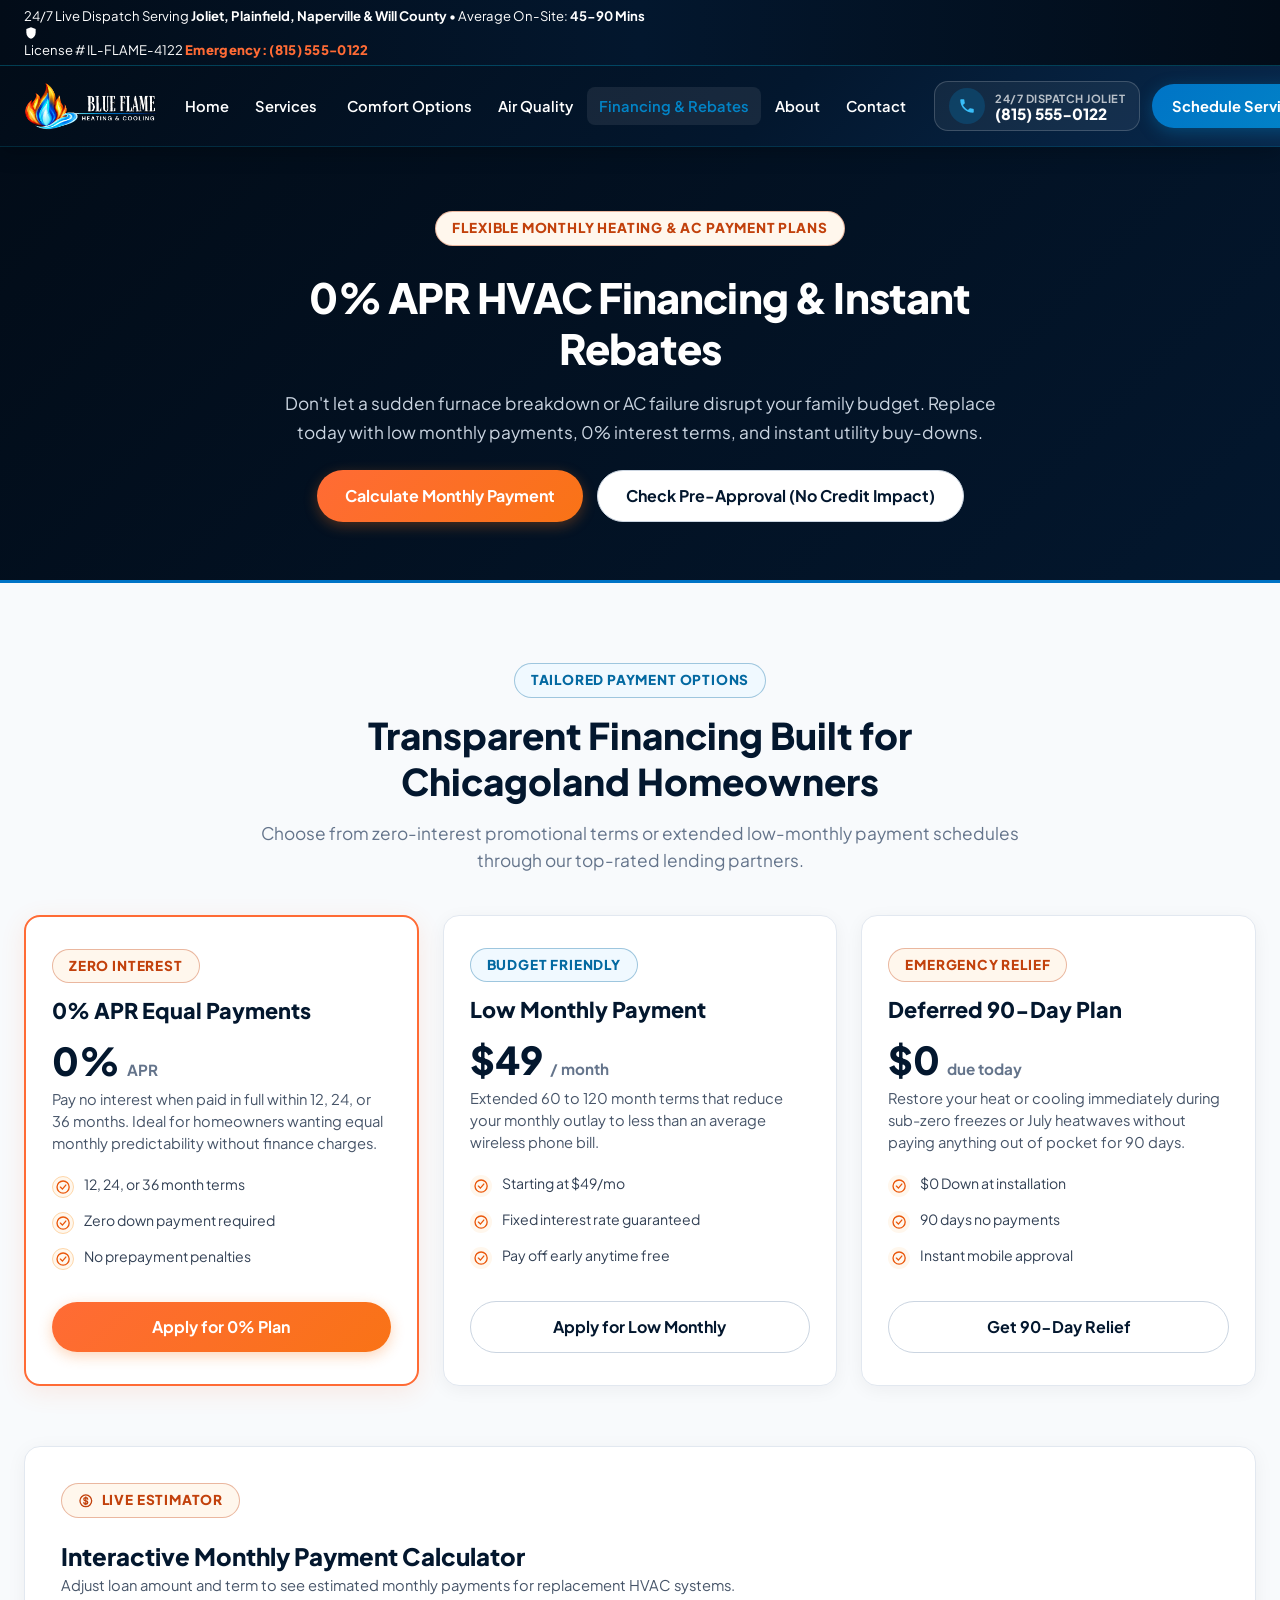
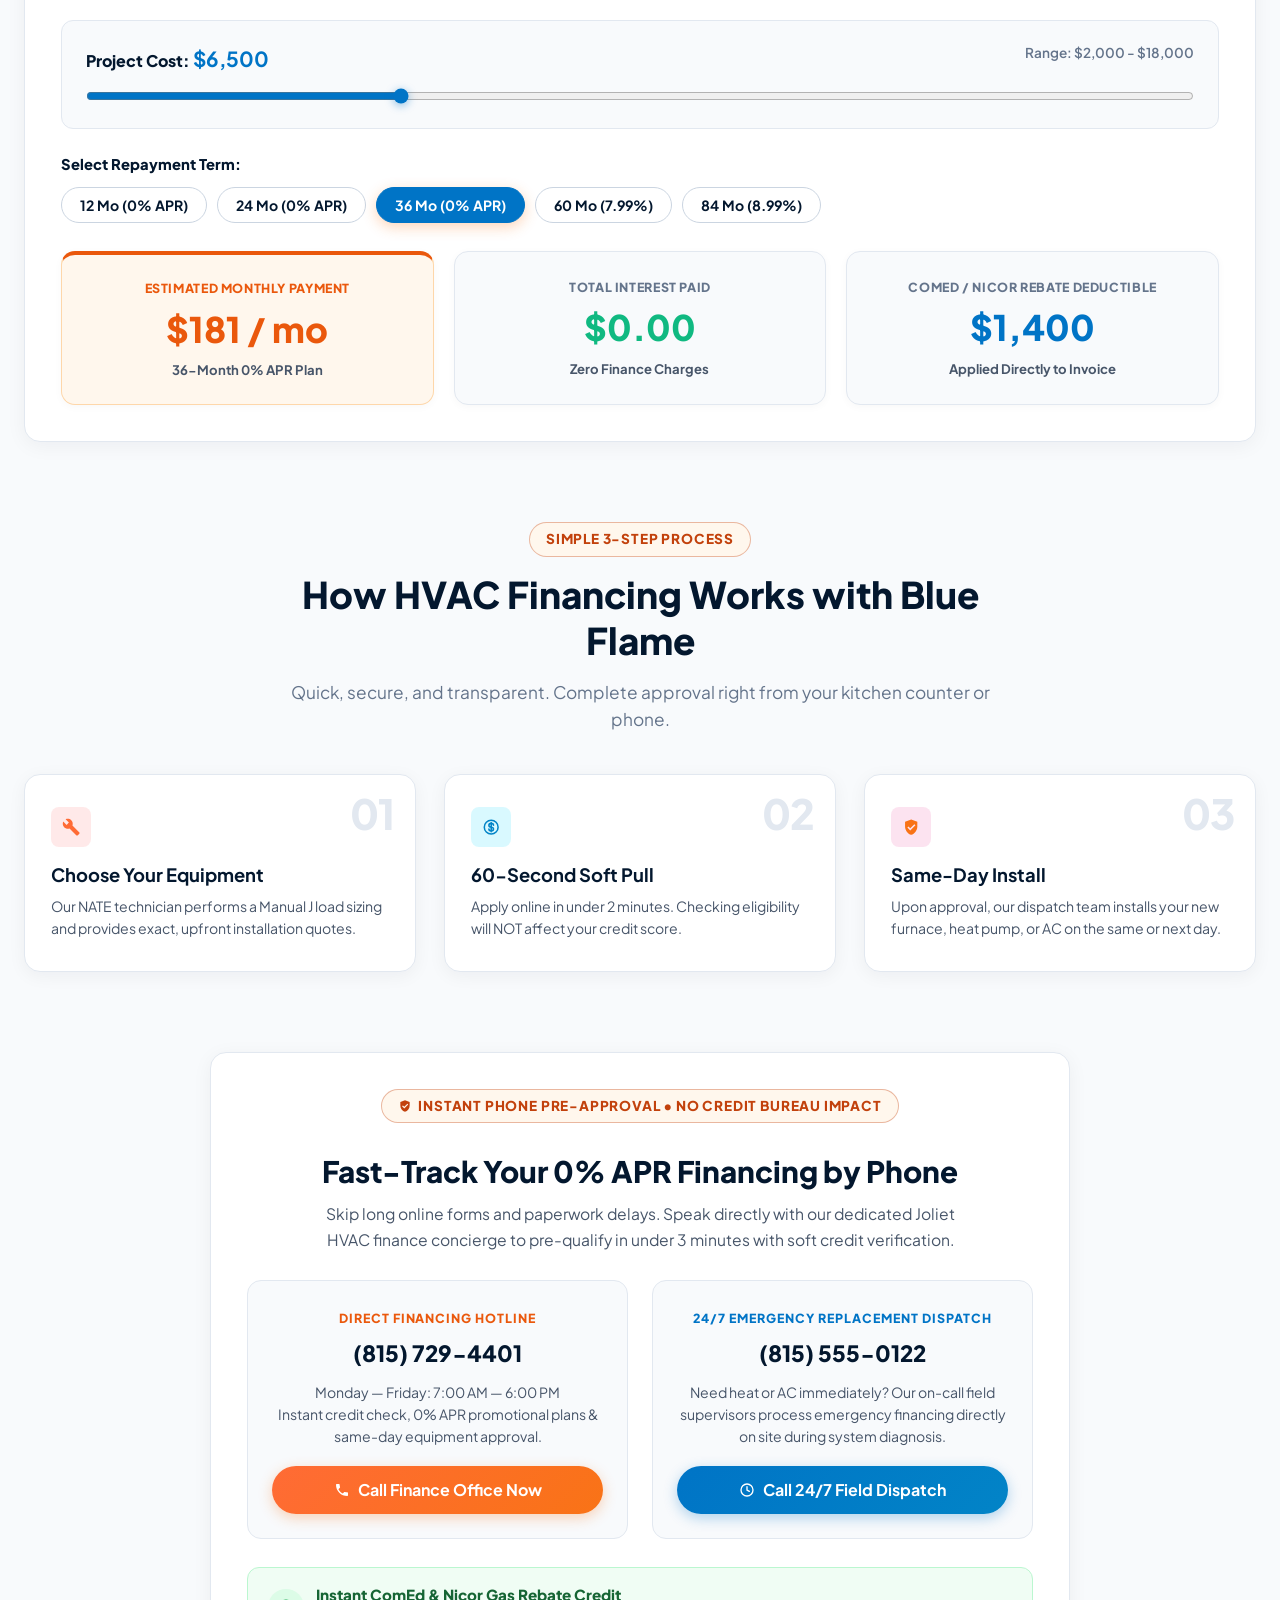
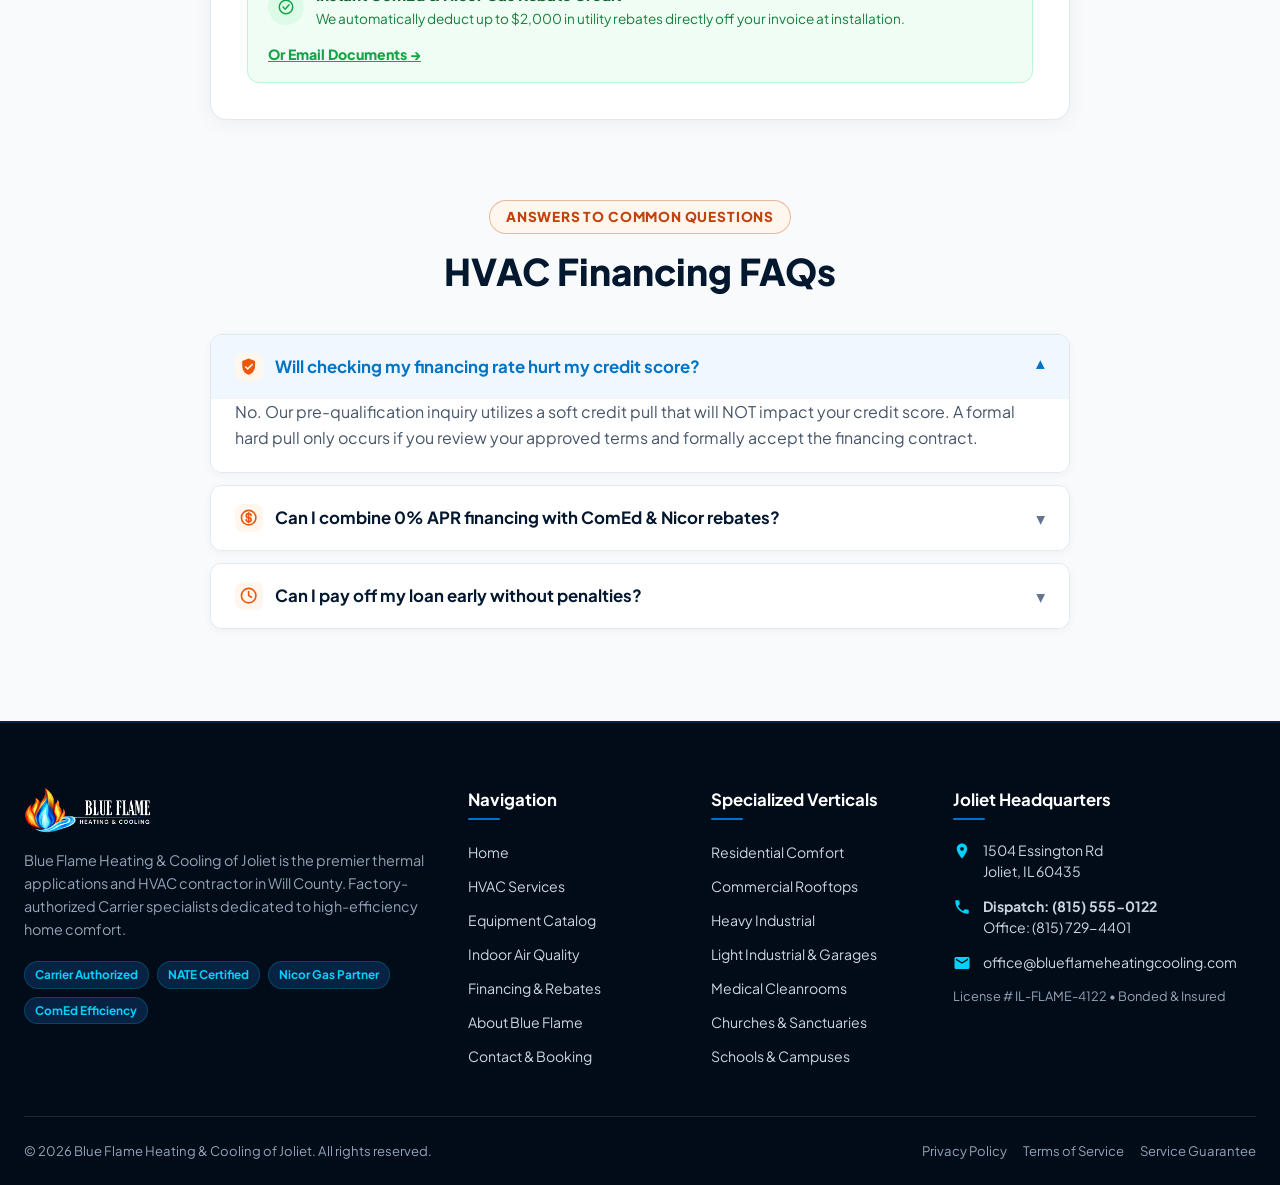
<file: financing.html>
<!DOCTYPE html>
<html lang="en">
<head>
  <meta charset="UTF-8">
  <meta name="viewport" content="width=device-width, initial-scale=1.0">
  <title>HVAC Financing &amp; 0% APR Payment Plans | Blue Flame Chicago</title>
  <meta name="description" content="Affordable heating and air conditioning financing with 0% APR options, payments starting at $49/mo, and instant approval across Joliet and Greater Chicago.">
  <link rel="shortcut icon" href="images/favicon.svg?v=3.1" type="image/svg+xml">

  <!-- Google Fonts: Plus Jakarta Sans & Script Font -->
  <link rel="preconnect" href="https://fonts.googleapis.com">
  <link rel="preconnect" href="https://fonts.gstatic.com" crossorigin>
  <link href="https://fonts.googleapis.com/css2?family=Plus+Jakarta+Sans:wght@400;500;600;700;800;900&family=Alex+Brush&display=swap" rel="stylesheet">

  <!-- Modular Stylesheets -->
  <link rel="stylesheet" href="css/style.css?v=3.5">
</head>
<body>

    <!-- =========================================================================
       1. TOP EMERGENCY / ANNOUNCEMENT BAR
       ========================================================================= -->
  <div class="bf-top-bar">
    <div class="container">
      <div class="bf-top-bar-left">
        <span class="bf-top-badge">
          <span class="bf-pulse-dot"></span>
          24/7 Live Dispatch
        </span>
        <span class="bf-top-bar-text">
          Serving <strong>Joliet, Plainfield, Naperville &amp; Will County</strong> &bull; Average On-Site: <strong>45-90 Mins</strong>
        </span>
      </div>
      <div class="bf-top-bar-right">
        <span class="bf-top-link">
          <svg width="14" height="14" viewBox="0 0 24 24" fill="currentColor"><path d="M12 2L4 5v6.09c0 5.05 3.41 9.76 8 10.91 4.59-1.15 8-5.86 8-10.91V5l-8-3z"/></svg>
          License # IL-FLAME-4122
        </span>
        <a href="tel:8155550122" class="bf-top-phone-link">Emergency: (815) 555-0122</a>
      </div>
    </div>
  </div>

  <!-- =========================================================================
       2. HEADER / NAVIGATION
       ========================================================================= -->
  <header class="bf-header">
    <div class="container bf-header-container">
      
      <!-- Brand Logo -->
      <a href="index.html" class="bf-brand-logo" aria-label="Blue Flame Heating &amp; Cooling Home">
        <img src="images/logos/blueflameheatingcooling.png?v=3.1" alt="Blue Flame Heating &amp; Cooling of Joliet" class="bf-brand-img">
        <div class="bf-brand-text">
          <span class="bf-brand-name">BLUE <span>FLAME</span></span>
          <span class="bf-brand-tagline">Heating &amp; Cooling &bull; Joliet</span>
        </div>
      </a>

      <!-- Desktop Nav Menu -->
      <nav class="bf-nav-menu">
        <a href="index.html" class="bf-nav-link ">Home</a>
        
        <div class="bf-nav-item">
          <a href="services.html" class="bf-nav-link ">
            Services
            <svg class="bf-dropdown-icon" viewBox="0 0 24 24" fill="currentColor"><path d="M7 10l5 5 5-5z"/></svg>
          </a>
          <div class="bf-dropdown-menu">
            <a href="services.html" class="bf-dropdown-link">
              <div><strong>All HVAC Services</strong><span class="bf-dropdown-sub">Repair, install &amp; seasonal maintenance</span></div>
            </a>
            <a href="services-residential.html" class="bf-dropdown-link">
              <div><strong>Residential Comfort</strong><span class="bf-dropdown-sub">Single-family homes &amp; smart zoning</span></div>
            </a>
            <a href="services-commercial.html" class="bf-dropdown-link">
              <div><strong>Commercial HVAC</strong><span class="bf-dropdown-sub">Rooftops, offices &amp; retail plazas</span></div>
            </a>
            <a href="services-industrial.html" class="bf-dropdown-link">
              <div><strong>Heavy Industrial</strong><span class="bf-dropdown-sub">Manufacturing plants &amp; ventilation</span></div>
            </a>
            <a href="services-light-industrial.html" class="bf-dropdown-link">
              <div><strong>Light Industrial</strong><span class="bf-dropdown-sub">Truck garages, warehouses &amp; shops</span></div>
            </a>
            <a href="services-medical.html" class="bf-dropdown-link">
              <div><strong>Medical &amp; Healthcare</strong><span class="bf-dropdown-sub">Clean rooms &amp; clinic climate control</span></div>
            </a>
            <a href="services-churches.html" class="bf-dropdown-link">
              <div><strong>Churches &amp; Sanctuaries</strong><span class="bf-dropdown-sub">High-ceiling acoustics &amp; heating</span></div>
            </a>
            <a href="services-educational.html" class="bf-dropdown-link">
              <div><strong>Educational Facilities</strong><span class="bf-dropdown-sub">Schools, campus ventilation &amp; IAQ</span></div>
            </a>
          </div>
        </div>

        <a href="products.html" class="bf-nav-link ">Comfort Options</a>
        <a href="air-quality.html" class="bf-nav-link ">Air Quality</a>
        <a href="financing.html" class="bf-nav-link active">Financing &amp; Rebates</a>
        <a href="about.html" class="bf-nav-link ">About</a>
        <a href="contact.html" class="bf-nav-link ">Contact</a>
      </nav>

      <!-- Header Actions -->
      <div class="bf-header-actions">
        <a href="tel:8155550122" class="bf-header-phone">
          <div class="bf-phone-icon-wrap">
            <svg width="18" height="18" viewBox="0 0 24 24" fill="currentColor"><path d="M6.62 10.79c1.44 2.83 3.76 5.14 6.59 6.59l2.2-2.2c.27-.27.67-.36 1.02-.24 1.12.37 2.33.57 3.57.57.55 0 1 .45 1 1V20c0 .55-.45 1-1 1-9.39 0-17-7.61-17-17 0-.55.45-1 1-1h3.5c.55 0 1 .45 1 1 0 1.25.2 2.45.57 3.57.11.35.03.74-.25 1.02l-2.2 2.2z"/></svg>
          </div>
          <div>
            <div class="bf-phone-label">24/7 Dispatch Joliet</div>
            <div class="bf-phone-num">(815) 555-0122</div>
          </div>
        </a>
        <a href="contact.html" class="bf-btn-schedule">
          <span>Schedule Service</span>
        </a>
        <button class="bf-mobile-toggle" id="bfMobileToggle" aria-label="Toggle Navigation">
          <svg width="26" height="26" viewBox="0 0 24 24" fill="none" stroke="currentColor" stroke-width="2"><line x1="3" y1="12" x2="21" y2="12"></line><line x1="3" y1="6" x2="21" y2="6"></line><line x1="3" y1="18" x2="21" y2="18"></line></svg>
        </button>
      </div>

    </div>
  </header>

  <!-- Mobile Drawer Menu -->
  <div class="bf-mobile-drawer" id="bfMobileDrawer">
    <div class="bf-drawer-content">
      <div class="bf-drawer-header">
        <a href="index.html" class="bf-drawer-brand">
          <img src="images/logos/blueflameheatingcooling.png?v=3.1" alt="Blue Flame Logo">
          <div class="bf-brand-text">
            <span class="bf-brand-name">BLUE <span>FLAME</span></span>
            <span class="bf-brand-tagline">Heating &amp; Cooling</span>
          </div>
        </a>
        <button class="bf-drawer-close" id="bfMobileClose" aria-label="Close menu">&times;</button>
      </div>
      <div class="bf-drawer-nav">
        <a href="index.html" class="bf-drawer-link ">Home</a>
        
        <div class="bf-drawer-accordion ">
          <button type="button" class="bf-drawer-accordion-btn ">
            <span>Services</span>
            <svg class="bf-drawer-accordion-icon" viewBox="0 0 24 24"><path d="M7 10l5 5 5-5z"/></svg>
          </button>
          <div class="bf-drawer-submenu">
            <a href="services.html" class="bf-drawer-sublink ">All Services Overview</a>
            <a href="services-residential.html" class="bf-drawer-sublink ">Residential HVAC</a>
            <a href="services-commercial.html" class="bf-drawer-sublink ">Commercial Rooftops</a>
            <a href="services-industrial.html" class="bf-drawer-sublink ">Heavy Industrial</a>
            <a href="services-light-industrial.html" class="bf-drawer-sublink ">Light Industrial &amp; Garages</a>
            <a href="services-medical.html" class="bf-drawer-sublink ">Medical &amp; Cleanrooms</a>
            <a href="services-churches.html" class="bf-drawer-sublink ">Churches &amp; Sanctuaries</a>
            <a href="services-educational.html" class="bf-drawer-sublink ">Educational Facilities</a>
          </div>
        </div>

        <a href="products.html" class="bf-drawer-link ">Comfort Options</a>
        <a href="air-quality.html" class="bf-drawer-link ">Air Quality</a>
        <a href="financing.html" class="bf-drawer-link active">Financing &amp; Rebates</a>
        <a href="about.html" class="bf-drawer-link ">About Us</a>
        <a href="contact.html" class="bf-drawer-link ">Contact</a>
      </div>
      <div style="margin-top:auto; padding-top:20px; display:flex; flex-direction:column; gap:10px;">
        <a href="tel:8155550122" class="bf-btn bf-btn-flame" style="text-align:center;">Call 24/7: (815) 555-0122</a>
      </div>
    </div>
  </div>

  <section class="page-hero">
    <div class="container page-hero-inner">
      <div class="badge-pill badge-salmon">Flexible Monthly Heating &amp; AC Payment Plans</div>
      <h1>0% APR HVAC Financing &amp; Instant Rebates</h1>
      <p>
        Don't let a sudden furnace breakdown or AC failure disrupt your family budget. Replace today with low monthly payments, 0% interest terms, and instant utility buy-downs.
      </p>
      <div style="margin-top:24px; display:flex; gap:14px; justify-content:center; flex-wrap:wrap;">
        <a href="#paymentCalculator" class="btn btn-salmon">Calculate Monthly Payment</a>
        <a href="#preQualForm" class="btn btn-outline">Check Pre-Approval (No Credit Impact)</a>
      </div>
    </div>
  </section>

  <main class="section section-navy">
    <div class="container">
      
      <div class="section-header">
        <div class="badge-pill badge-blue">Tailored Payment Options</div>
        <h2 class="section-title">Transparent Financing Built for Chicagoland Homeowners</h2>
        <p class="section-subtitle">
          Choose from zero-interest promotional terms or extended low-monthly payment schedules through our top-rated lending partners.
        </p>
      </div>

      <div class="financing-tier-grid">
        <div class="financing-card featured">
          <div class="badge-pill badge-salmon" style="width:fit-content; margin-bottom:12px;">Zero Interest</div>
          <h3 style="font-size:1.35rem; color: #03172e; font-weight:800;">0% APR Equal Payments</h3>
          <div class="financing-apr">0% <span>APR</span></div>
          <p style="color:var(--text-light); font-size:0.92rem; margin-bottom:20px;">
            Pay no interest when paid in full within 12, 24, or 36 months. Ideal for homeowners wanting equal monthly predictability without finance charges.
          </p>
          <ul class="bullet-list bullet-salmon" style="margin-bottom:24px;">
            <li class="bullet-item"><span class="bullet-icon"><svg class="svg-icon"><use href="#icon-check-circle"></use></svg></span> 12, 24, or 36 month terms</li>
            <li class="bullet-item"><span class="bullet-icon"><svg class="svg-icon"><use href="#icon-check-circle"></use></svg></span> Zero down payment required</li>
            <li class="bullet-item"><span class="bullet-icon"><svg class="svg-icon"><use href="#icon-check-circle"></use></svg></span> No prepayment penalties</li>
          </ul>
          <a href="#preQualForm" class="btn btn-salmon" style="margin-top:auto; text-align:center;">Apply for 0% Plan</a>
        </div>

        <div class="financing-card">
          <div class="badge-pill badge-blue" style="width:fit-content; margin-bottom:12px;">Budget Friendly</div>
          <h3 style="font-size:1.35rem; color: #03172e; font-weight:800;">Low Monthly Payment</h3>
          <div class="financing-apr">$49 <span>/ month</span></div>
          <p style="color:var(--text-light); font-size:0.92rem; margin-bottom:20px;">
            Extended 60 to 120 month terms that reduce your monthly outlay to less than an average wireless phone bill.
          </p>
          <ul class="bullet-list" style="margin-bottom:24px;">
            <li class="bullet-item"><span class="bullet-icon"><svg class="svg-icon"><use href="#icon-check-circle"></use></svg></span> Starting at $49/mo</li>
            <li class="bullet-item"><span class="bullet-icon"><svg class="svg-icon"><use href="#icon-check-circle"></use></svg></span> Fixed interest rate guaranteed</li>
            <li class="bullet-item"><span class="bullet-icon"><svg class="svg-icon"><use href="#icon-check-circle"></use></svg></span> Pay off early anytime free</li>
          </ul>
          <a href="#preQualForm" class="btn btn-outline" style="margin-top:auto; text-align:center;">Apply for Low Monthly</a>
        </div>

        <div class="financing-card">
          <div class="badge-pill badge-pink" style="width:fit-content; margin-bottom:12px;">Emergency Relief</div>
          <h3 style="font-size:1.35rem; color: #03172e; font-weight:800;">Deferred 90-Day Plan</h3>
          <div class="financing-apr">$0 <span>due today</span></div>
          <p style="color:var(--text-light); font-size:0.92rem; margin-bottom:20px;">
            Restore your heat or cooling immediately during sub-zero freezes or July heatwaves without paying anything out of pocket for 90 days.
          </p>
          <ul class="bullet-list" style="margin-bottom:24px;">
            <li class="bullet-item"><span class="bullet-icon"><svg class="svg-icon"><use href="#icon-check-circle"></use></svg></span> $0 Down at installation</li>
            <li class="bullet-item"><span class="bullet-icon"><svg class="svg-icon"><use href="#icon-check-circle"></use></svg></span> 90 days no payments</li>
            <li class="bullet-item"><span class="bullet-icon"><svg class="svg-icon"><use href="#icon-check-circle"></use></svg></span> Instant mobile approval</li>
          </ul>
          <a href="#preQualForm" class="btn btn-outline" style="margin-top:auto; text-align:center;">Get 90-Day Relief</a>
        </div>
      </div>

      <section class="calc-box" id="paymentCalculator" style="margin-top: 60px;">
        <div style="display:flex; justify-content:space-between; align-items:center; flex-wrap:wrap; gap:16px; margin-bottom:24px;">
          <div>
            <div class="badge-pill badge-salmon"><svg class="svg-icon"><use href="#icon-dollar"></use></svg> Live Estimator</div>
            <h2 style="font-size:1.5rem; color: #03172e; font-weight:800; margin-top:6px;">Interactive Monthly Payment Calculator</h2>
            <p style="color:var(--text-light); font-size:0.92rem;">
              Adjust loan amount and term to see estimated monthly payments for replacement HVAC systems.
            </p>
          </div>
        </div>

        <div class="calc-range-wrapper">
          <div style="display:flex; justify-content:space-between; font-weight:800; color:#03172e; margin-bottom:8px;">
            <span>Project Cost: <strong id="loanAmountDisplay" style="color:#0074c6; font-size:1.3rem;">$6,500</strong></span>
            <span style="color:#64748b; font-size:0.85rem; font-weight:600;">Range: $2,000 - $18,000</span>
          </div>
          <input type="range" min="2000" max="18000" step="500" value="6500" class="calc-range-slider" id="loanAmountSlider">
        </div>

        <div style="margin: 24px 0;">
          <label style="display:block; color:#03172e; font-weight:800; margin-bottom:12px; font-size:0.92rem;">
            Select Repayment Term:
          </label>
          <div style="display:flex; gap:10px; flex-wrap:wrap;" id="loanTermButtons">
            <button type="button" class="btn btn-outline btn-sm term-btn" data-term="12" data-apr="0">12 Mo (0% APR)</button>
            <button type="button" class="btn btn-outline btn-sm term-btn" data-term="24" data-apr="0">24 Mo (0% APR)</button>
            <button type="button" class="btn btn-salmon btn-sm term-btn active" data-term="36" data-apr="0">36 Mo (0% APR)</button>
            <button type="button" class="btn btn-outline btn-sm term-btn" data-term="60" data-apr="7.99">60 Mo (7.99%)</button>
            <button type="button" class="btn btn-outline btn-sm term-btn" data-term="84" data-apr="8.99">84 Mo (8.99%)</button>
          </div>
        </div>

        <div class="calc-results-grid">
          <div class="calc-result-card">
            <span style="font-size:0.78rem; text-transform:uppercase; color:#ea580c; font-weight:800; letter-spacing:0.05em;">Estimated Monthly Payment</span>
            <div class="calc-result-val" id="monthlyPaymentVal" style="color:#ea580c;">$181 / mo</div>
            <span style="font-size:0.82rem; color:#475569; font-weight:700;" id="loanTermSummary">36-Month 0% APR Plan</span>
          </div>
          <div class="calc-result-card">
            <span style="font-size:0.78rem; text-transform:uppercase; color:#64748b; font-weight:800; letter-spacing:0.05em;">Total Interest Paid</span>
            <div class="calc-result-val" id="totalInterestVal" style="color:#10b981;">$0.00</div>
            <span style="font-size:0.82rem; color:#475569; font-weight:700;">Zero Finance Charges</span>
          </div>
          <div class="calc-result-card">
            <span style="font-size:0.78rem; text-transform:uppercase; color:#64748b; font-weight:800; letter-spacing:0.05em;">ComEd / Nicor Rebate Deductible</span>
            <div class="calc-result-val" style="color:#0074c6;">$1,400</div>
            <span style="font-size:0.82rem; color:#475569; font-weight:700;">Applied Directly to Invoice</span>
          </div>
        </div>
      </section>

      <div style="margin-top:80px;">
        <div class="section-header">
          <div class="badge-pill badge-pink">Simple 3-Step Process</div>
          <h2 class="section-title">How HVAC Financing Works with Blue Flame</h2>
          <p class="section-subtitle">
            Quick, secure, and transparent. Complete approval right from your kitchen counter or phone.
          </p>
        </div>

        <div class="steps-grid">
          <div class="step-card">
            <span class="step-number">01</span>
            <div style="width:40px; height:40px; border-radius:8px; background:rgba(255, 107, 107, 0.15); color:var(--electric-salmon); display:flex; align-items:center; justify-content:center; margin-bottom:14px;">
              <svg class="svg-icon"><use href="#icon-tools"></use></svg>
            </div>
            <h3 style="font-size:1.15rem; color: #03172e; font-weight:700; margin-bottom:8px;">Choose Your Equipment</h3>
            <p style="color:var(--text-light); font-size:0.88rem;">
              Our NATE technician performs a Manual J load sizing and provides exact, upfront installation quotes.
            </p>
          </div>

          <div class="step-card">
            <span class="step-number">02</span>
            <div style="width:40px; height:40px; border-radius:8px; background:rgba(0, 212, 255, 0.15); color:var(--rich-blue-electric); display:flex; align-items:center; justify-content:center; margin-bottom:14px;">
              <svg class="svg-icon"><use href="#icon-dollar"></use></svg>
            </div>
            <h3 style="font-size:1.15rem; color: #03172e; font-weight:700; margin-bottom:8px;">60-Second Soft Pull</h3>
            <p style="color:var(--text-light); font-size:0.88rem;">
              Apply online in under 2 minutes. Checking eligibility will NOT affect your credit score.
            </p>
          </div>

          <div class="step-card">
            <span class="step-number">03</span>
            <div style="width:40px; height:40px; border-radius:8px; background:rgba(236, 72, 153, 0.15); color:var(--vibrant-pink); display:flex; align-items:center; justify-content:center; margin-bottom:14px;">
              <svg class="svg-icon"><use href="#icon-shield"></use></svg>
            </div>
            <h3 style="font-size:1.15rem; color: #03172e; font-weight:700; margin-bottom:8px;">Same-Day Install</h3>
            <p style="color:var(--text-light); font-size:0.88rem;">
              Upon approval, our dispatch team installs your new furnace, heat pump, or AC on the same or next day.
            </p>
          </div>
        </div>
      </div>

      <section class="calc-box" id="preQualForm" style="margin-top: 80px; max-width: 860px; margin-left: auto; margin-right: auto; background: #ffffff; border: 1px solid #e2e8f0; border-radius: 20px; padding: 40px 32px; box-shadow: 0 10px 30px rgba(3, 23, 46, 0.08);">
        <div style="text-align: center; margin-bottom: 28px;">
          <span class="badge-pill badge-salmon" style="display:inline-flex; align-items:center; gap:6px;">
            <svg class="svg-icon" style="width:14px; height:14px;"><use href="#icon-shield"></use></svg>
            Instant Phone Pre-Approval &bull; No Credit Bureau Impact
          </span>
          <h2 style="font-size: 1.85rem; color: #03172e; font-weight: 800; margin-top: 12px; margin-bottom: 8px;">
            Fast-Track Your 0% APR Financing by Phone
          </h2>
          <p style="color: #475569; font-size: 0.98rem; max-width: 650px; margin: 0 auto; line-height: 1.6;">
            Skip long online forms and paperwork delays. Speak directly with our dedicated Joliet HVAC finance concierge to pre-qualify in under 3 minutes with soft credit verification.
          </p>
        </div>

        <div class="grid-2" style="gap: 24px; margin-bottom: 28px;">
          <div style="background: #f8fafc; border: 1px solid #e2e8f0; border-radius: 14px; padding: 24px; text-align: center; display: flex; flex-direction: column; justify-content: space-between;">
            <div>
              <span style="font-size: 0.78rem; text-transform: uppercase; letter-spacing: 0.08em; color: #ea580c; font-weight: 800;">Direct Financing Hotline</span>
              <h3 style="font-size: 1.4rem; color: #03172e; font-weight: 800; margin: 8px 0 12px 0;">(815) 729-4401</h3>
              <p style="color: #475569; font-size: 0.88rem; line-height: 1.55; margin-bottom: 18px;">
                Monday &mdash; Friday: 7:00 AM &mdash; 6:00 PM<br>
                Instant credit check, 0% APR promotional plans &amp; same-day equipment approval.
              </p>
            </div>
            <a href="tel:8157294401" class="btn btn-salmon" style="display: inline-flex; align-items: center; justify-content: center; gap: 8px; width: 100%; font-weight: 700; padding: 12px 20px;">
              <svg class="svg-icon" style="width:16px; height:16px;"><use href="#icon-phone"></use></svg>
              <span>Call Finance Office Now</span>
            </a>
          </div>

          <div style="background: #f8fafc; border: 1px solid #e2e8f0; border-radius: 14px; padding: 24px; text-align: center; display: flex; flex-direction: column; justify-content: space-between;">
            <div>
              <span style="font-size: 0.78rem; text-transform: uppercase; letter-spacing: 0.08em; color: #0074c6; font-weight: 800;">24/7 Emergency Replacement Dispatch</span>
              <h3 style="font-size: 1.4rem; color: #03172e; font-weight: 800; margin: 8px 0 12px 0;">(815) 555-0122</h3>
              <p style="color: #475569; font-size: 0.88rem; line-height: 1.55; margin-bottom: 18px;">
                Need heat or AC immediately? Our on-call field supervisors process emergency financing directly on site during system diagnosis.
              </p>
            </div>
            <a href="tel:8155550122" class="btn btn-blue" style="display: inline-flex; align-items: center; justify-content: center; gap: 8px; width: 100%; font-weight: 700; padding: 12px 20px;">
              <svg class="svg-icon" style="width:16px; height:16px;"><use href="#icon-clock"></use></svg>
              <span>Call 24/7 Field Dispatch</span>
            </a>
          </div>
        </div>

        <div style="background: #f0fdf4; border: 1px solid #bbf7d0; border-radius: 12px; padding: 16px 20px; display: flex; align-items: center; justify-content: space-between; flex-wrap: wrap; gap: 14px;">
          <div style="display: flex; align-items: center; gap: 12px;">
            <div style="width: 36px; height: 36px; border-radius: 50%; background: #dcfce7; display: flex; align-items: center; justify-content: center; color: #16a34a; flex-shrink: 0;">
              <svg class="svg-icon" style="width:18px; height:18px;"><use href="#icon-check-circle"></use></svg>
            </div>
            <div>
              <strong style="color: #166534; font-size: 0.95rem; display: block; font-weight: 800;">Instant ComEd &amp; Nicor Gas Rebate Credit</strong>
              <span style="color: #15803d; font-size: 0.85rem; line-height: 1.5;">We automatically deduct up to $2,000 in utility rebates directly off your invoice at installation.</span>
            </div>
          </div>
          <a href="mailto:financing@blueflameheatingcooling.com?subject=HVAC%20Financing%20and%20Rebates%20Inquiry" style="color: #16a34a; font-weight: 800; font-size: 0.88rem; text-decoration: underline; white-space: nowrap;">
            Or Email Documents &rarr;
          </a>
        </div>
      </section>

      <div style="margin-top: 80px;">
        <div class="section-header">
          <div class="badge-pill badge-salmon">Answers to Common Questions</div>
          <h2 class="section-title">HVAC Financing FAQs</h2>
        </div>

        <div class="accordion-wrapper" style="max-width:860px; margin:0 auto;" data-single-open="true">
          <div class="accordion-item active">
            <button class="accordion-header">
              <div class="accordion-header-title">
                <span class="icon-tag"><svg class="svg-icon"><use href="#icon-shield"></use></svg></span>
                <span>Will checking my financing rate hurt my credit score?</span>
              </div>
              <span class="accordion-icon">&#9662;</span>
            </button>
            <div class="accordion-content">
              <div class="accordion-inner">
                No. Our pre-qualification inquiry utilizes a soft credit pull that will NOT impact your credit score. A formal hard pull only occurs if you review your approved terms and formally accept the financing contract.
              </div>
            </div>
          </div>

          <div class="accordion-item">
            <button class="accordion-header">
              <div class="accordion-header-title">
                <span class="icon-tag"><svg class="svg-icon"><use href="#icon-dollar"></use></svg></span>
                <span>Can I combine 0% APR financing with ComEd &amp; Nicor rebates?</span>
              </div>
              <span class="accordion-icon">&#9662;</span>
            </button>
            <div class="accordion-content">
              <div class="accordion-inner">
                Yes! As an approved Illinois Energy Efficiency Trade Ally, our instant utility rebates and manufacturer incentives apply first to reduce your equipment total, leaving only the remaining balance to be financed.
              </div>
            </div>
          </div>

          <div class="accordion-item">
            <button class="accordion-header">
              <div class="accordion-header-title">
                <span class="icon-tag"><svg class="svg-icon"><use href="#icon-clock"></use></svg></span>
                <span>Can I pay off my loan early without penalties?</span>
              </div>
              <span class="accordion-icon">&#9662;</span>
            </button>
            <div class="accordion-content">
              <div class="accordion-inner">
                Absolutely. None of our lending programs carry early payoff fees or prepayment penalties. You can pay down extra principal or pay off the entire balance at any time.
              </div>
            </div>
          </div>
        </div>
      </div>

    </div>
  </main>

    <button type="button" class="back-to-top" id="backToTopBtn" aria-label="Back to Top">
    <svg viewBox="0 0 24 24" width="20" height="20" fill="none" stroke="currentColor" stroke-width="2"><path d="M18 15l-6-6-6 6"/></svg>
  </button>

  <!-- =========================================================================
       RICH FOOTER ARCHITECTURE
       ========================================================================= -->
  <footer class="bf-footer">
    <div class="container">
      <div class="bf-footer-grid">
        
        <!-- Col 1: Brand & Heritage -->
        <div>
          <div class="bf-footer-brand-logo">
            <img src="images/logos/blueflameheatingcooling-white.png?v=3.1" alt="Blue Flame" height="32">
            <span style="font-size:1.05rem; font-weight:800; color:#fff;">BLUE FLAME</span>
          </div>
          <p class="bf-footer-desc">
            Blue Flame Heating &amp; Cooling of Joliet is the premier thermal applications and HVAC contractor in Will County. Factory-authorized Carrier specialists dedicated to high-efficiency home comfort.
          </p>
          <div class="bf-footer-badge-list">
            <span class="bf-footer-badge">Carrier Authorized</span>
            <span class="bf-footer-badge">NATE Certified</span>
            <span class="bf-footer-badge">Nicor Gas Partner</span>
            <span class="bf-footer-badge">ComEd Efficiency</span>
          </div>
        </div>

        <!-- Col 2: Quick Links -->
        <div>
          <h4 class="bf-footer-title">Navigation</h4>
          <ul class="bf-footer-links">
            <li><a href="index.html">Home</a></li>
            <li><a href="services.html">HVAC Services</a></li>
            <li><a href="products.html">Equipment Catalog</a></li>
            <li><a href="air-quality.html">Indoor Air Quality</a></li>
            <li><a href="financing.html">Financing &amp; Rebates</a></li>
            <li><a href="about.html">About Blue Flame</a></li>
            <li><a href="contact.html">Contact &amp; Booking</a></li>
          </ul>
        </div>

        <!-- Col 3: Services -->
        <div>
          <h4 class="bf-footer-title">Specialized Verticals</h4>
          <ul class="bf-footer-links">
            <li><a href="services-residential.html">Residential Comfort</a></li>
            <li><a href="services-commercial.html">Commercial Rooftops</a></li>
            <li><a href="services-industrial.html">Heavy Industrial</a></li>
            <li><a href="services-light-industrial.html">Light Industrial &amp; Garages</a></li>
            <li><a href="services-medical.html">Medical Cleanrooms</a></li>
            <li><a href="services-churches.html">Churches &amp; Sanctuaries</a></li>
            <li><a href="services-educational.html">Schools &amp; Campuses</a></li>
          </ul>
        </div>

        <!-- Col 4: Contact & Office -->
        <div>
          <h4 class="bf-footer-title">Joliet Headquarters</h4>
          <div class="bf-footer-contact-item">
            <svg width="18" height="18" viewBox="0 0 24 24" fill="currentColor"><path d="M12 2C8.13 2 5 5.13 5 9c0 5.25 7 13 7 13s7-7.75 7-13c0-3.87-3.13-7-7-7zm0 9.5a2.5 2.5 0 0 1 0-5 2.5 2.5 0 0 1 0 5z"/></svg>
            <div>
              1504 Essington Rd<br>
              Joliet, IL 60435
            </div>
          </div>
          <div class="bf-footer-contact-item">
            <svg width="18" height="18" viewBox="0 0 24 24" fill="currentColor"><path d="M6.62 10.79c1.44 2.83 3.76 5.14 6.59 6.59l2.2-2.2c.27-.27.67-.36 1.02-.24 1.12.37 2.33.57 3.57.57.55 0 1 .45 1 1V20c0 .55-.45 1-1 1-9.39 0-17-7.61-17-17 0-.55.45-1 1-1h3.5c.55 0 1 .45 1 1 0 1.25.2 2.45.57 3.57.11.35.03.74-.25 1.02l-2.2 2.2z"/></svg>
            <div>
              <strong>Dispatch: (815) 555-0122</strong><br>
              Office: (815) 729-4401
            </div>
          </div>
          <div class="bf-footer-contact-item">
            <svg width="18" height="18" viewBox="0 0 24 24" fill="currentColor"><path d="M20 4H4c-1.1 0-1.99.9-1.99 2L2 18c0 1.1.9 2 2 2h16c1.1 0 2-.9 2-2V6c0-1.1-.9-2-2-2zm0 4l-8 5-8-5V6l8 5 8-5v2z"/></svg>
            <div>office@blueflameheatingcooling.com</div>
          </div>
          <div style="margin-top:12px; font-size:0.8rem; color:#94a3b8;">
            License # IL-FLAME-4122 &bull; Bonded &amp; Insured
          </div>
        </div>

      </div>

      <div class="bf-footer-bottom">
        <div class="container" style="padding:0;">
          <div>&copy; 2026 Blue Flame Heating &amp; Cooling of Joliet. All rights reserved.</div>
          <div style="display:flex; gap:16px;">
            <a href="about.html">Privacy Policy</a>
            <a href="about.html">Terms of Service</a>
            <a href="contact.html">Service Guarantee</a>
          </div>
        </div>
      </div>
    </div>
  </footer>

  <!-- =========================================================================
       MOBILE STICKY BOTTOM ACTION BAR (Thumb Zone Conversion)
       ========================================================================= -->
  <aside class="bf-mobile-bottom-bar" aria-label="Mobile Emergency Actions">
    <div class="bf-mobile-bottom-inner">
      <a href="tel:8155550122" class="bf-mobile-call-btn">
        <svg viewBox="0 0 24 24" fill="currentColor"><path d="M6.62 10.79c1.44 2.83 3.76 5.14 6.59 6.59l2.2-2.2c.27-.27.67-.36 1.02-.24 1.12.37 2.33.57 3.57.57.55 0 1 .45 1 1V20c0 .55-.45 1-1 1-9.39 0-17-7.61-17-17 0-.55.45-1 1-1h3.5c.55 0 1 .45 1 1 0 1.25.2 2.45.57 3.57.11.35.03.74-.25 1.02l-2.2 2.2z"/></svg>
        <span class="bf-mobile-btn-text">
          <span class="bf-mobile-btn-sub">24/7 Dispatch</span>
          <span class="bf-mobile-btn-main">(815) 555-0122</span>
        </span>
      </a>
      <a href="tel:8157294401" class="bf-mobile-book-btn">
        <svg width="16" height="16" viewBox="0 0 24 24" fill="currentColor"><path d="M6.62 10.79c1.44 2.83 3.76 5.14 6.59 6.59l2.2-2.2c.27-.27.67-.36 1.02-.24 1.12.37 2.33.57 3.57.57.55 0 1 .45 1 1V20c0 .55-.45 1-1 1-9.39 0-17-7.61-17-17 0-.55.45-1 1-1h3.5c.55 0 1 .45 1 1 0 1.25.2 2.45.57 3.57.11.35.03.74-.25 1.02l-2.2 2.2z"/></svg>
        <span class="bf-mobile-btn-text">
          <span class="bf-mobile-btn-sub">Main Office</span>
          <span class="bf-mobile-btn-main">(815) 729-4401</span>
        </span>
      </a>
    </div>
  </aside>

  <!-- Scripts -->
  <script src="js/icons.js?v=3.1"></script>
  <script src="js/main.js?v=3.1"></script>
</body>
</html>
</file>
<file: css/style.css>
/* ==========================================================================
   BLUE FLAME HEATING & COOLING - UNIFIED MODULAR STYLESHEET
   Clean Architecture: Modular Imports & Design Tokens
   ========================================================================== */

@import url('variables.css?v=4.5');
@import url('header-footer.css?v=4.5');
@import url('components.css?v=4.5');
@import url('homepage.css?v=4.5');
@import url('pages.css?v=4.5');
@import url('product-detail.css?v=4.5');
</file>
